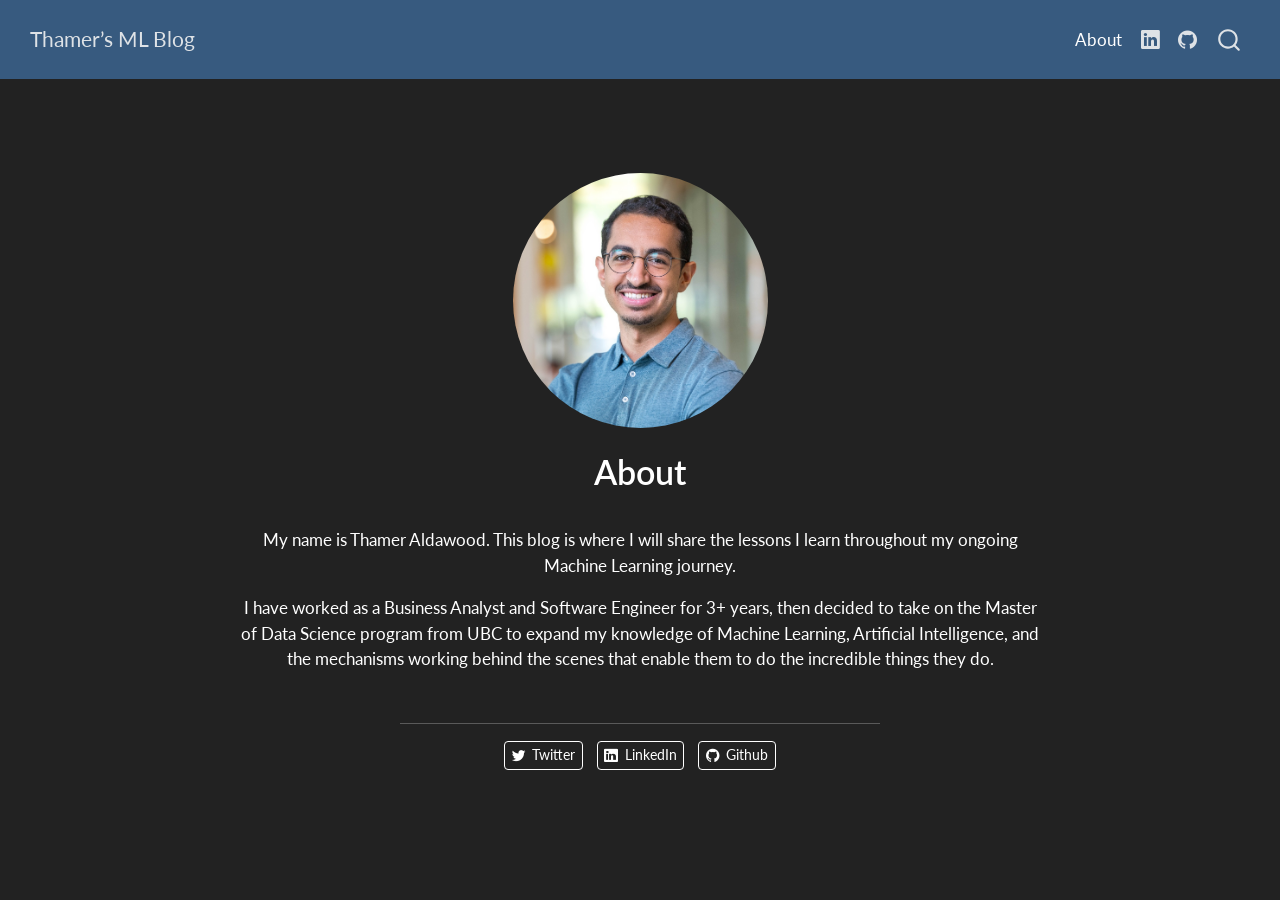
<file: docs/about.html>
<!DOCTYPE html>
<html xmlns="http://www.w3.org/1999/xhtml" lang="en" xml:lang="en"><head>

<meta charset="utf-8">
<meta name="generator" content="quarto-1.5.56">

<meta name="viewport" content="width=device-width, initial-scale=1.0, user-scalable=yes">


<title>About – Thamer’s ML Blog</title>
<style>
code{white-space: pre-wrap;}
span.smallcaps{font-variant: small-caps;}
div.columns{display: flex; gap: min(4vw, 1.5em);}
div.column{flex: auto; overflow-x: auto;}
div.hanging-indent{margin-left: 1.5em; text-indent: -1.5em;}
ul.task-list{list-style: none;}
ul.task-list li input[type="checkbox"] {
  width: 0.8em;
  margin: 0 0.8em 0.2em -1em; /* quarto-specific, see https://github.com/quarto-dev/quarto-cli/issues/4556 */ 
  vertical-align: middle;
}
</style>


<script src="site_libs/quarto-nav/quarto-nav.js"></script>
<script src="site_libs/quarto-nav/headroom.min.js"></script>
<script src="site_libs/clipboard/clipboard.min.js"></script>
<script src="site_libs/quarto-search/autocomplete.umd.js"></script>
<script src="site_libs/quarto-search/fuse.min.js"></script>
<script src="site_libs/quarto-search/quarto-search.js"></script>
<meta name="quarto:offset" content="./">
<script src="site_libs/quarto-html/quarto.js"></script>
<script src="site_libs/quarto-html/popper.min.js"></script>
<script src="site_libs/quarto-html/tippy.umd.min.js"></script>
<link href="site_libs/quarto-html/tippy.css" rel="stylesheet">
<link href="site_libs/quarto-html/quarto-syntax-highlighting-dark.css" rel="stylesheet" id="quarto-text-highlighting-styles">
<script src="site_libs/bootstrap/bootstrap.min.js"></script>
<link href="site_libs/bootstrap/bootstrap-icons.css" rel="stylesheet">
<link href="site_libs/bootstrap/bootstrap.min.css" rel="stylesheet" id="quarto-bootstrap" data-mode="dark">
<script id="quarto-search-options" type="application/json">{
  "location": "navbar",
  "copy-button": false,
  "collapse-after": 3,
  "panel-placement": "end",
  "type": "overlay",
  "limit": 50,
  "keyboard-shortcut": [
    "f",
    "/",
    "s"
  ],
  "show-item-context": false,
  "language": {
    "search-no-results-text": "No results",
    "search-matching-documents-text": "matching documents",
    "search-copy-link-title": "Copy link to search",
    "search-hide-matches-text": "Hide additional matches",
    "search-more-match-text": "more match in this document",
    "search-more-matches-text": "more matches in this document",
    "search-clear-button-title": "Clear",
    "search-text-placeholder": "",
    "search-detached-cancel-button-title": "Cancel",
    "search-submit-button-title": "Submit",
    "search-label": "Search"
  }
}</script>


<link rel="stylesheet" href="styles.css">
</head>

<body class="nav-fixed fullcontent">

<div id="quarto-search-results"></div>
  <header id="quarto-header" class="headroom fixed-top">
    <nav class="navbar navbar-expand-lg " data-bs-theme="dark">
      <div class="navbar-container container-fluid">
      <div class="navbar-brand-container mx-auto">
    <a class="navbar-brand" href="./index.html">
    <span class="navbar-title">Thamer’s ML Blog</span>
    </a>
  </div>
            <div id="quarto-search" class="" title="Search"></div>
          <button class="navbar-toggler" type="button" data-bs-toggle="collapse" data-bs-target="#navbarCollapse" aria-controls="navbarCollapse" role="menu" aria-expanded="false" aria-label="Toggle navigation" onclick="if (window.quartoToggleHeadroom) { window.quartoToggleHeadroom(); }">
  <span class="navbar-toggler-icon"></span>
</button>
          <div class="collapse navbar-collapse" id="navbarCollapse">
            <ul class="navbar-nav navbar-nav-scroll ms-auto">
  <li class="nav-item">
    <a class="nav-link active" href="./about.html" aria-current="page"> 
<span class="menu-text">About</span></a>
  </li>  
  <li class="nav-item compact">
    <a class="nav-link" href="https://www.linkedin.com/in/thamer-aldawood/"> <i class="bi bi-linkedin" role="img">
</i> 
<span class="menu-text"></span></a>
  </li>  
  <li class="nav-item compact">
    <a class="nav-link" href="https://github.com/ThamerD"> <i class="bi bi-github" role="img">
</i> 
<span class="menu-text"></span></a>
  </li>  
</ul>
          </div> <!-- /navcollapse -->
            <div class="quarto-navbar-tools">
</div>
      </div> <!-- /container-fluid -->
    </nav>
</header>
<!-- content -->
<div id="quarto-content" class="quarto-container page-columns page-rows-contents page-layout-article page-navbar">
<!-- sidebar -->
<!-- margin-sidebar -->
    
<!-- main -->
<div class="quarto-about-jolla">
  <img src="profile.jpg" class="about-image
  round " style="height: 15em; width: 15em;">
 <header id="title-block-header" class="quarto-title-block default">
<div class="quarto-title">
<h1 class="title">About</h1>
</div>
<div class="quarto-title-meta">
  </div>
</header><main class="content" id="quarto-document-content">
<p>My name is Thamer Aldawood. This blog is where I will share the lessons I learn throughout my ongoing Machine Learning journey.</p>
<p>I have worked as a Business Analyst and Software Engineer for 3+ years, then decided to take on the Master of Data Science program from UBC to expand my knowledge of Machine Learning, Artificial Intelligence, and the mechanisms working behind the scenes that enable them to do the incredible things they do.</p>


</main> 
  <hr class="about-sep">
   <div class="about-links">
  <a href="https://x.com/Thamer_MSD" class="about-link" rel="" target="">
    <i class="bi bi-twitter"></i>
     <span class="about-link-text">Twitter</span>
  </a>
  <a href="https://www.linkedin.com/in/thamer-aldawood/" class="about-link" rel="" target="">
    <i class="bi bi-linkedin"></i>
     <span class="about-link-text">LinkedIn</span>
  </a>
  <a href="https://github.com/ThamerD" class="about-link" rel="" target="">
    <i class="bi bi-github"></i>
     <span class="about-link-text">Github</span>
  </a>
</div>
</div>
 <!-- /main -->
<script id="quarto-html-after-body" type="application/javascript">
window.document.addEventListener("DOMContentLoaded", function (event) {
  const toggleBodyColorMode = (bsSheetEl) => {
    const mode = bsSheetEl.getAttribute("data-mode");
    const bodyEl = window.document.querySelector("body");
    if (mode === "dark") {
      bodyEl.classList.add("quarto-dark");
      bodyEl.classList.remove("quarto-light");
    } else {
      bodyEl.classList.add("quarto-light");
      bodyEl.classList.remove("quarto-dark");
    }
  }
  const toggleBodyColorPrimary = () => {
    const bsSheetEl = window.document.querySelector("link#quarto-bootstrap");
    if (bsSheetEl) {
      toggleBodyColorMode(bsSheetEl);
    }
  }
  toggleBodyColorPrimary();  
  const isCodeAnnotation = (el) => {
    for (const clz of el.classList) {
      if (clz.startsWith('code-annotation-')) {                     
        return true;
      }
    }
    return false;
  }
  const onCopySuccess = function(e) {
    // button target
    const button = e.trigger;
    // don't keep focus
    button.blur();
    // flash "checked"
    button.classList.add('code-copy-button-checked');
    var currentTitle = button.getAttribute("title");
    button.setAttribute("title", "Copied!");
    let tooltip;
    if (window.bootstrap) {
      button.setAttribute("data-bs-toggle", "tooltip");
      button.setAttribute("data-bs-placement", "left");
      button.setAttribute("data-bs-title", "Copied!");
      tooltip = new bootstrap.Tooltip(button, 
        { trigger: "manual", 
          customClass: "code-copy-button-tooltip",
          offset: [0, -8]});
      tooltip.show();    
    }
    setTimeout(function() {
      if (tooltip) {
        tooltip.hide();
        button.removeAttribute("data-bs-title");
        button.removeAttribute("data-bs-toggle");
        button.removeAttribute("data-bs-placement");
      }
      button.setAttribute("title", currentTitle);
      button.classList.remove('code-copy-button-checked');
    }, 1000);
    // clear code selection
    e.clearSelection();
  }
  const getTextToCopy = function(trigger) {
      const codeEl = trigger.previousElementSibling.cloneNode(true);
      for (const childEl of codeEl.children) {
        if (isCodeAnnotation(childEl)) {
          childEl.remove();
        }
      }
      return codeEl.innerText;
  }
  const clipboard = new window.ClipboardJS('.code-copy-button:not([data-in-quarto-modal])', {
    text: getTextToCopy
  });
  clipboard.on('success', onCopySuccess);
  if (window.document.getElementById('quarto-embedded-source-code-modal')) {
    // For code content inside modals, clipBoardJS needs to be initialized with a container option
    // TODO: Check when it could be a function (https://github.com/zenorocha/clipboard.js/issues/860)
    const clipboardModal = new window.ClipboardJS('.code-copy-button[data-in-quarto-modal]', {
      text: getTextToCopy,
      container: window.document.getElementById('quarto-embedded-source-code-modal')
    });
    clipboardModal.on('success', onCopySuccess);
  }
    var localhostRegex = new RegExp(/^(?:http|https):\/\/localhost\:?[0-9]*\//);
    var mailtoRegex = new RegExp(/^mailto:/);
      var filterRegex = new RegExp('/' + window.location.host + '/');
    var isInternal = (href) => {
        return filterRegex.test(href) || localhostRegex.test(href) || mailtoRegex.test(href);
    }
    // Inspect non-navigation links and adorn them if external
 	var links = window.document.querySelectorAll('a[href]:not(.nav-link):not(.navbar-brand):not(.toc-action):not(.sidebar-link):not(.sidebar-item-toggle):not(.pagination-link):not(.no-external):not([aria-hidden]):not(.dropdown-item):not(.quarto-navigation-tool):not(.about-link)');
    for (var i=0; i<links.length; i++) {
      const link = links[i];
      if (!isInternal(link.href)) {
        // undo the damage that might have been done by quarto-nav.js in the case of
        // links that we want to consider external
        if (link.dataset.originalHref !== undefined) {
          link.href = link.dataset.originalHref;
        }
      }
    }
  function tippyHover(el, contentFn, onTriggerFn, onUntriggerFn) {
    const config = {
      allowHTML: true,
      maxWidth: 500,
      delay: 100,
      arrow: false,
      appendTo: function(el) {
          return el.parentElement;
      },
      interactive: true,
      interactiveBorder: 10,
      theme: 'quarto',
      placement: 'bottom-start',
    };
    if (contentFn) {
      config.content = contentFn;
    }
    if (onTriggerFn) {
      config.onTrigger = onTriggerFn;
    }
    if (onUntriggerFn) {
      config.onUntrigger = onUntriggerFn;
    }
    window.tippy(el, config); 
  }
  const noterefs = window.document.querySelectorAll('a[role="doc-noteref"]');
  for (var i=0; i<noterefs.length; i++) {
    const ref = noterefs[i];
    tippyHover(ref, function() {
      // use id or data attribute instead here
      let href = ref.getAttribute('data-footnote-href') || ref.getAttribute('href');
      try { href = new URL(href).hash; } catch {}
      const id = href.replace(/^#\/?/, "");
      const note = window.document.getElementById(id);
      if (note) {
        return note.innerHTML;
      } else {
        return "";
      }
    });
  }
  const xrefs = window.document.querySelectorAll('a.quarto-xref');
  const processXRef = (id, note) => {
    // Strip column container classes
    const stripColumnClz = (el) => {
      el.classList.remove("page-full", "page-columns");
      if (el.children) {
        for (const child of el.children) {
          stripColumnClz(child);
        }
      }
    }
    stripColumnClz(note)
    if (id === null || id.startsWith('sec-')) {
      // Special case sections, only their first couple elements
      const container = document.createElement("div");
      if (note.children && note.children.length > 2) {
        container.appendChild(note.children[0].cloneNode(true));
        for (let i = 1; i < note.children.length; i++) {
          const child = note.children[i];
          if (child.tagName === "P" && child.innerText === "") {
            continue;
          } else {
            container.appendChild(child.cloneNode(true));
            break;
          }
        }
        if (window.Quarto?.typesetMath) {
          window.Quarto.typesetMath(container);
        }
        return container.innerHTML
      } else {
        if (window.Quarto?.typesetMath) {
          window.Quarto.typesetMath(note);
        }
        return note.innerHTML;
      }
    } else {
      // Remove any anchor links if they are present
      const anchorLink = note.querySelector('a.anchorjs-link');
      if (anchorLink) {
        anchorLink.remove();
      }
      if (window.Quarto?.typesetMath) {
        window.Quarto.typesetMath(note);
      }
      // TODO in 1.5, we should make sure this works without a callout special case
      if (note.classList.contains("callout")) {
        return note.outerHTML;
      } else {
        return note.innerHTML;
      }
    }
  }
  for (var i=0; i<xrefs.length; i++) {
    const xref = xrefs[i];
    tippyHover(xref, undefined, function(instance) {
      instance.disable();
      let url = xref.getAttribute('href');
      let hash = undefined; 
      if (url.startsWith('#')) {
        hash = url;
      } else {
        try { hash = new URL(url).hash; } catch {}
      }
      if (hash) {
        const id = hash.replace(/^#\/?/, "");
        const note = window.document.getElementById(id);
        if (note !== null) {
          try {
            const html = processXRef(id, note.cloneNode(true));
            instance.setContent(html);
          } finally {
            instance.enable();
            instance.show();
          }
        } else {
          // See if we can fetch this
          fetch(url.split('#')[0])
          .then(res => res.text())
          .then(html => {
            const parser = new DOMParser();
            const htmlDoc = parser.parseFromString(html, "text/html");
            const note = htmlDoc.getElementById(id);
            if (note !== null) {
              const html = processXRef(id, note);
              instance.setContent(html);
            } 
          }).finally(() => {
            instance.enable();
            instance.show();
          });
        }
      } else {
        // See if we can fetch a full url (with no hash to target)
        // This is a special case and we should probably do some content thinning / targeting
        fetch(url)
        .then(res => res.text())
        .then(html => {
          const parser = new DOMParser();
          const htmlDoc = parser.parseFromString(html, "text/html");
          const note = htmlDoc.querySelector('main.content');
          if (note !== null) {
            // This should only happen for chapter cross references
            // (since there is no id in the URL)
            // remove the first header
            if (note.children.length > 0 && note.children[0].tagName === "HEADER") {
              note.children[0].remove();
            }
            const html = processXRef(null, note);
            instance.setContent(html);
          } 
        }).finally(() => {
          instance.enable();
          instance.show();
        });
      }
    }, function(instance) {
    });
  }
      let selectedAnnoteEl;
      const selectorForAnnotation = ( cell, annotation) => {
        let cellAttr = 'data-code-cell="' + cell + '"';
        let lineAttr = 'data-code-annotation="' +  annotation + '"';
        const selector = 'span[' + cellAttr + '][' + lineAttr + ']';
        return selector;
      }
      const selectCodeLines = (annoteEl) => {
        const doc = window.document;
        const targetCell = annoteEl.getAttribute("data-target-cell");
        const targetAnnotation = annoteEl.getAttribute("data-target-annotation");
        const annoteSpan = window.document.querySelector(selectorForAnnotation(targetCell, targetAnnotation));
        const lines = annoteSpan.getAttribute("data-code-lines").split(",");
        const lineIds = lines.map((line) => {
          return targetCell + "-" + line;
        })
        let top = null;
        let height = null;
        let parent = null;
        if (lineIds.length > 0) {
            //compute the position of the single el (top and bottom and make a div)
            const el = window.document.getElementById(lineIds[0]);
            top = el.offsetTop;
            height = el.offsetHeight;
            parent = el.parentElement.parentElement;
          if (lineIds.length > 1) {
            const lastEl = window.document.getElementById(lineIds[lineIds.length - 1]);
            const bottom = lastEl.offsetTop + lastEl.offsetHeight;
            height = bottom - top;
          }
          if (top !== null && height !== null && parent !== null) {
            // cook up a div (if necessary) and position it 
            let div = window.document.getElementById("code-annotation-line-highlight");
            if (div === null) {
              div = window.document.createElement("div");
              div.setAttribute("id", "code-annotation-line-highlight");
              div.style.position = 'absolute';
              parent.appendChild(div);
            }
            div.style.top = top - 2 + "px";
            div.style.height = height + 4 + "px";
            div.style.left = 0;
            let gutterDiv = window.document.getElementById("code-annotation-line-highlight-gutter");
            if (gutterDiv === null) {
              gutterDiv = window.document.createElement("div");
              gutterDiv.setAttribute("id", "code-annotation-line-highlight-gutter");
              gutterDiv.style.position = 'absolute';
              const codeCell = window.document.getElementById(targetCell);
              const gutter = codeCell.querySelector('.code-annotation-gutter');
              gutter.appendChild(gutterDiv);
            }
            gutterDiv.style.top = top - 2 + "px";
            gutterDiv.style.height = height + 4 + "px";
          }
          selectedAnnoteEl = annoteEl;
        }
      };
      const unselectCodeLines = () => {
        const elementsIds = ["code-annotation-line-highlight", "code-annotation-line-highlight-gutter"];
        elementsIds.forEach((elId) => {
          const div = window.document.getElementById(elId);
          if (div) {
            div.remove();
          }
        });
        selectedAnnoteEl = undefined;
      };
        // Handle positioning of the toggle
    window.addEventListener(
      "resize",
      throttle(() => {
        elRect = undefined;
        if (selectedAnnoteEl) {
          selectCodeLines(selectedAnnoteEl);
        }
      }, 10)
    );
    function throttle(fn, ms) {
    let throttle = false;
    let timer;
      return (...args) => {
        if(!throttle) { // first call gets through
            fn.apply(this, args);
            throttle = true;
        } else { // all the others get throttled
            if(timer) clearTimeout(timer); // cancel #2
            timer = setTimeout(() => {
              fn.apply(this, args);
              timer = throttle = false;
            }, ms);
        }
      };
    }
      // Attach click handler to the DT
      const annoteDls = window.document.querySelectorAll('dt[data-target-cell]');
      for (const annoteDlNode of annoteDls) {
        annoteDlNode.addEventListener('click', (event) => {
          const clickedEl = event.target;
          if (clickedEl !== selectedAnnoteEl) {
            unselectCodeLines();
            const activeEl = window.document.querySelector('dt[data-target-cell].code-annotation-active');
            if (activeEl) {
              activeEl.classList.remove('code-annotation-active');
            }
            selectCodeLines(clickedEl);
            clickedEl.classList.add('code-annotation-active');
          } else {
            // Unselect the line
            unselectCodeLines();
            clickedEl.classList.remove('code-annotation-active');
          }
        });
      }
  const findCites = (el) => {
    const parentEl = el.parentElement;
    if (parentEl) {
      const cites = parentEl.dataset.cites;
      if (cites) {
        return {
          el,
          cites: cites.split(' ')
        };
      } else {
        return findCites(el.parentElement)
      }
    } else {
      return undefined;
    }
  };
  var bibliorefs = window.document.querySelectorAll('a[role="doc-biblioref"]');
  for (var i=0; i<bibliorefs.length; i++) {
    const ref = bibliorefs[i];
    const citeInfo = findCites(ref);
    if (citeInfo) {
      tippyHover(citeInfo.el, function() {
        var popup = window.document.createElement('div');
        citeInfo.cites.forEach(function(cite) {
          var citeDiv = window.document.createElement('div');
          citeDiv.classList.add('hanging-indent');
          citeDiv.classList.add('csl-entry');
          var biblioDiv = window.document.getElementById('ref-' + cite);
          if (biblioDiv) {
            citeDiv.innerHTML = biblioDiv.innerHTML;
          }
          popup.appendChild(citeDiv);
        });
        return popup.innerHTML;
      });
    }
  }
});
</script>
</div> <!-- /content -->




</body></html>
</file>
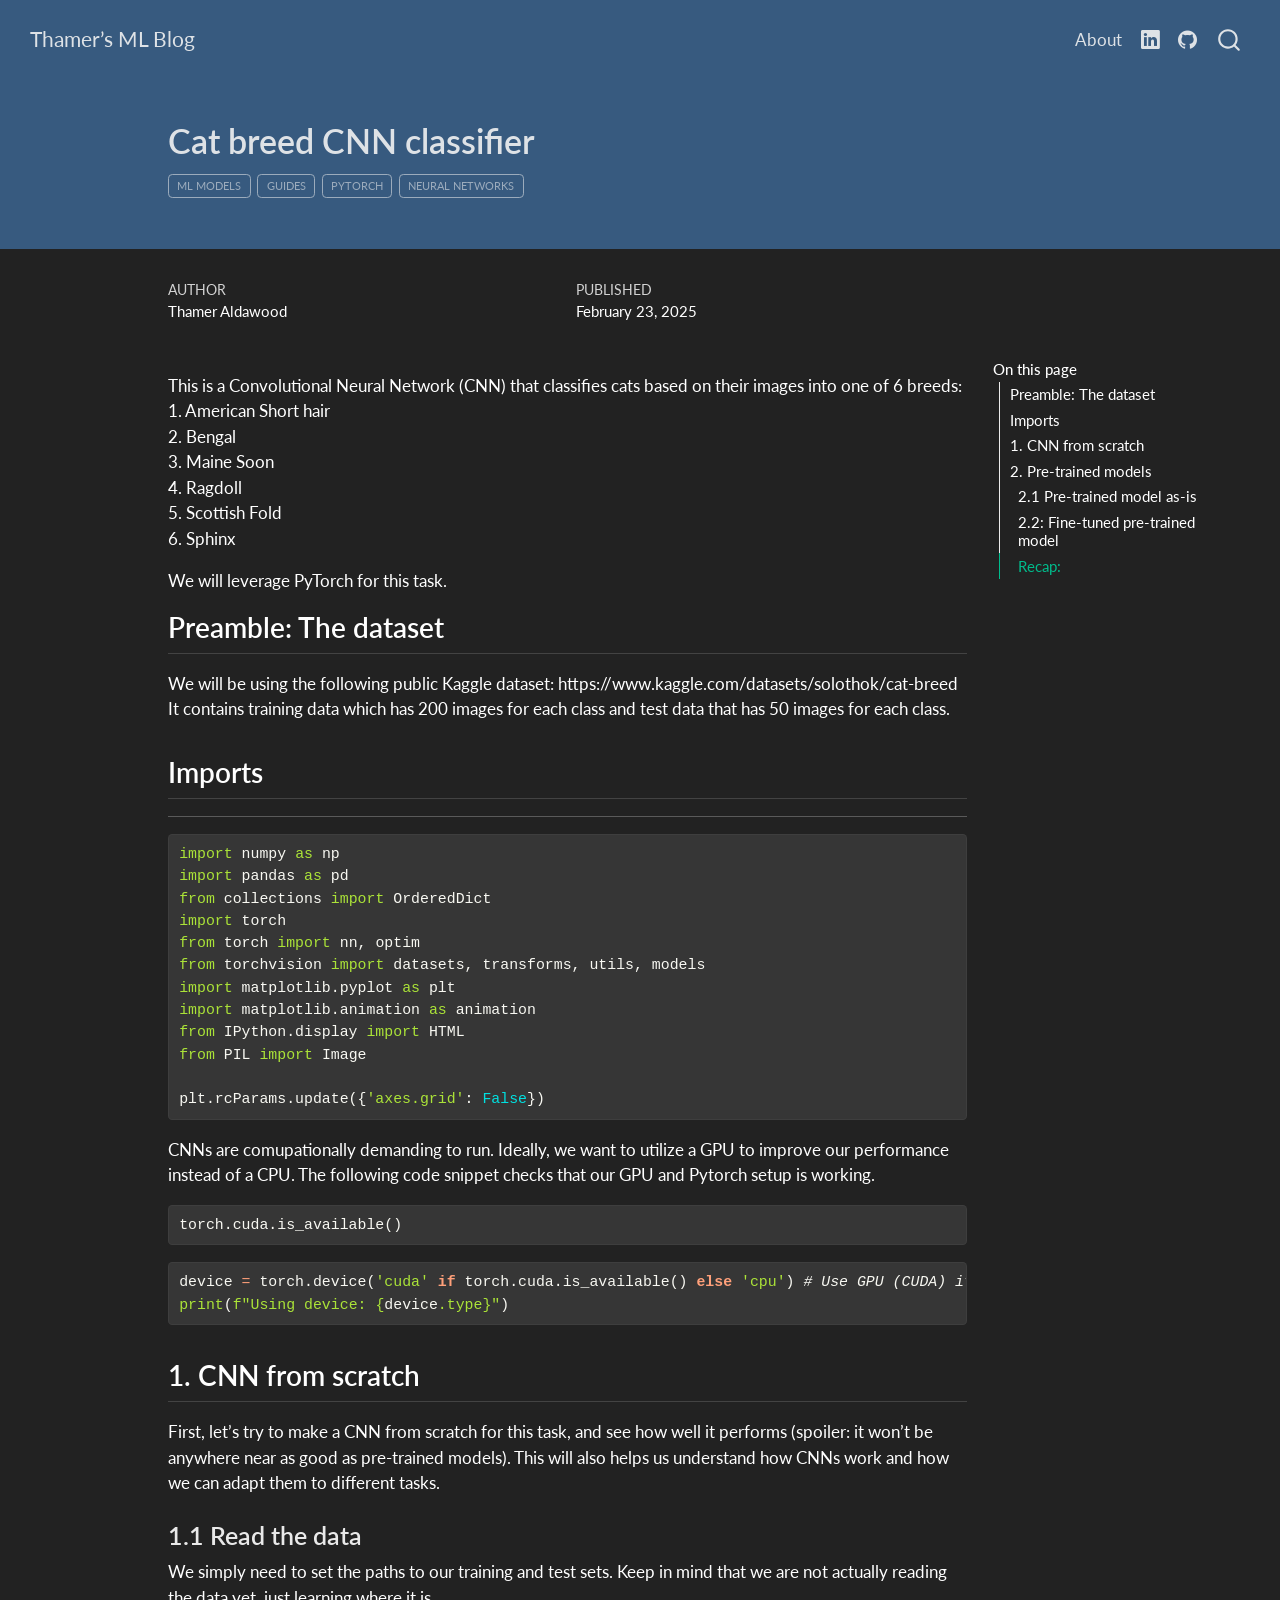
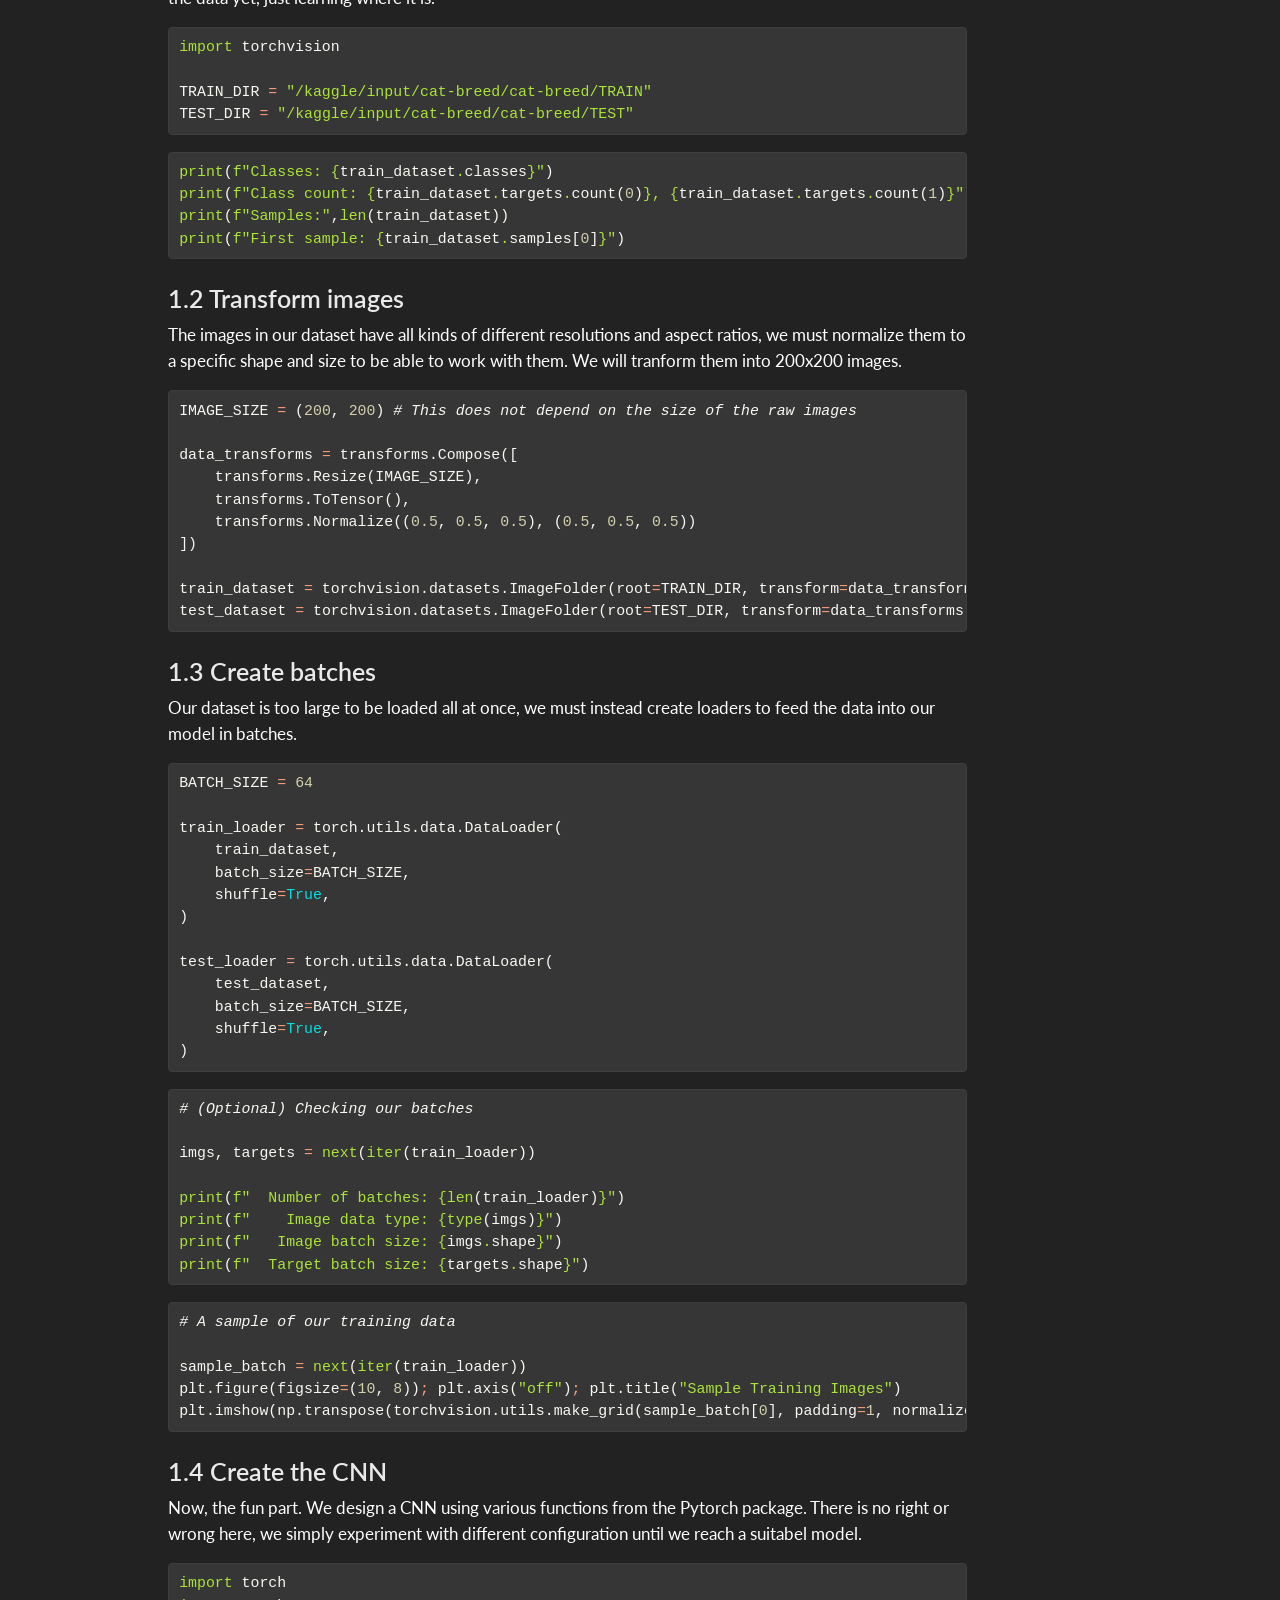
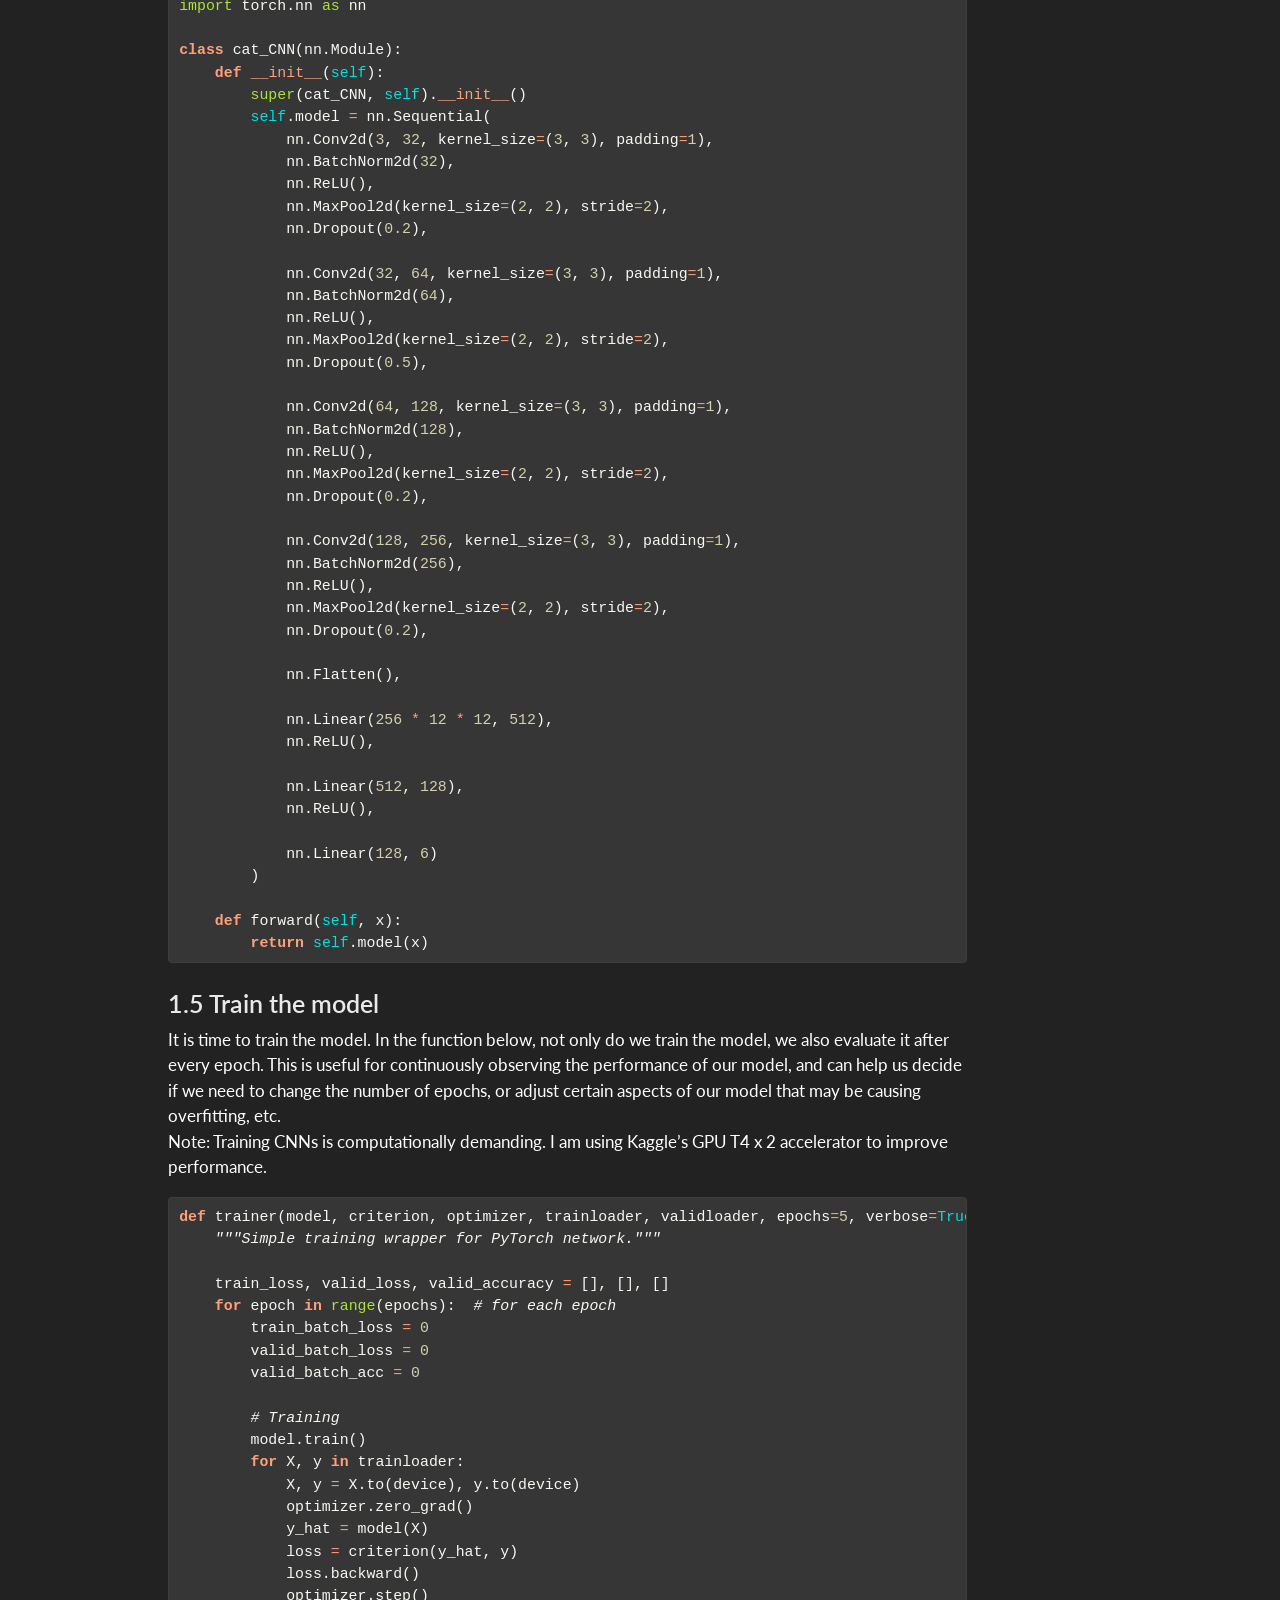
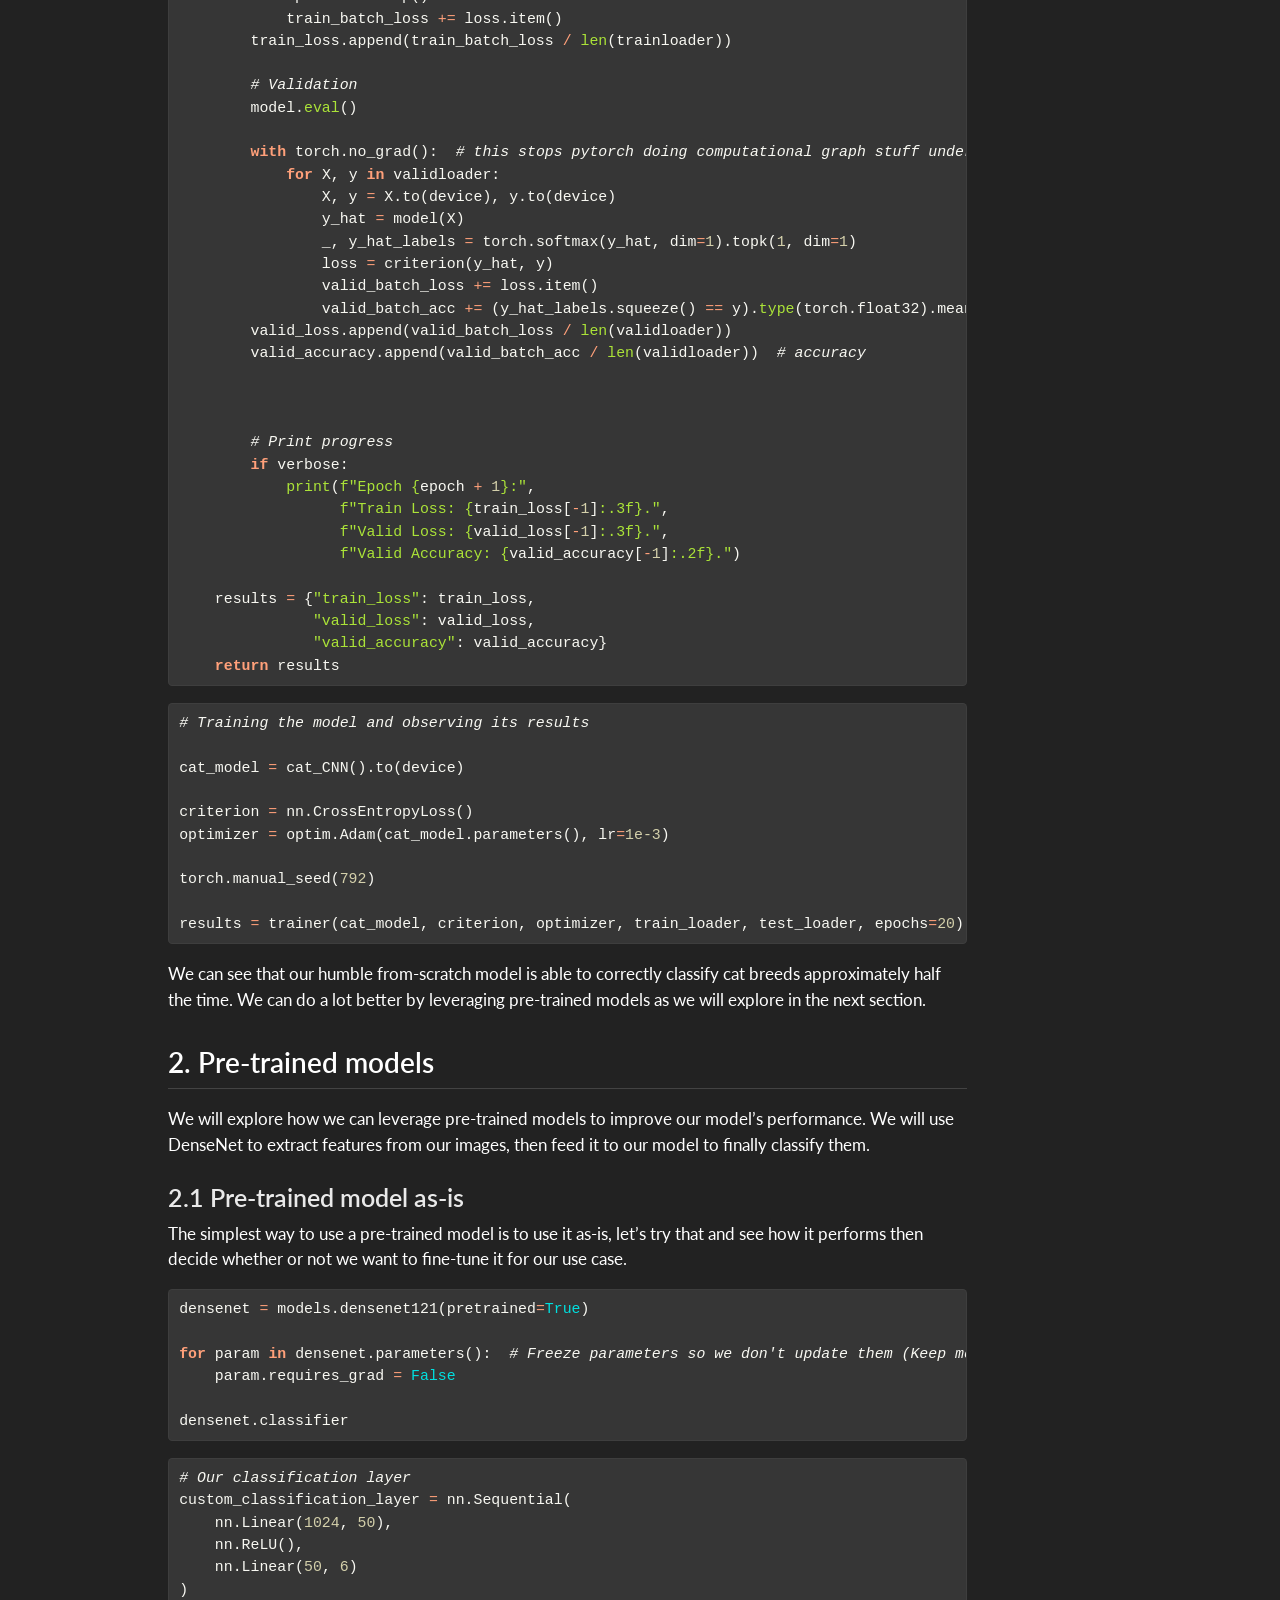
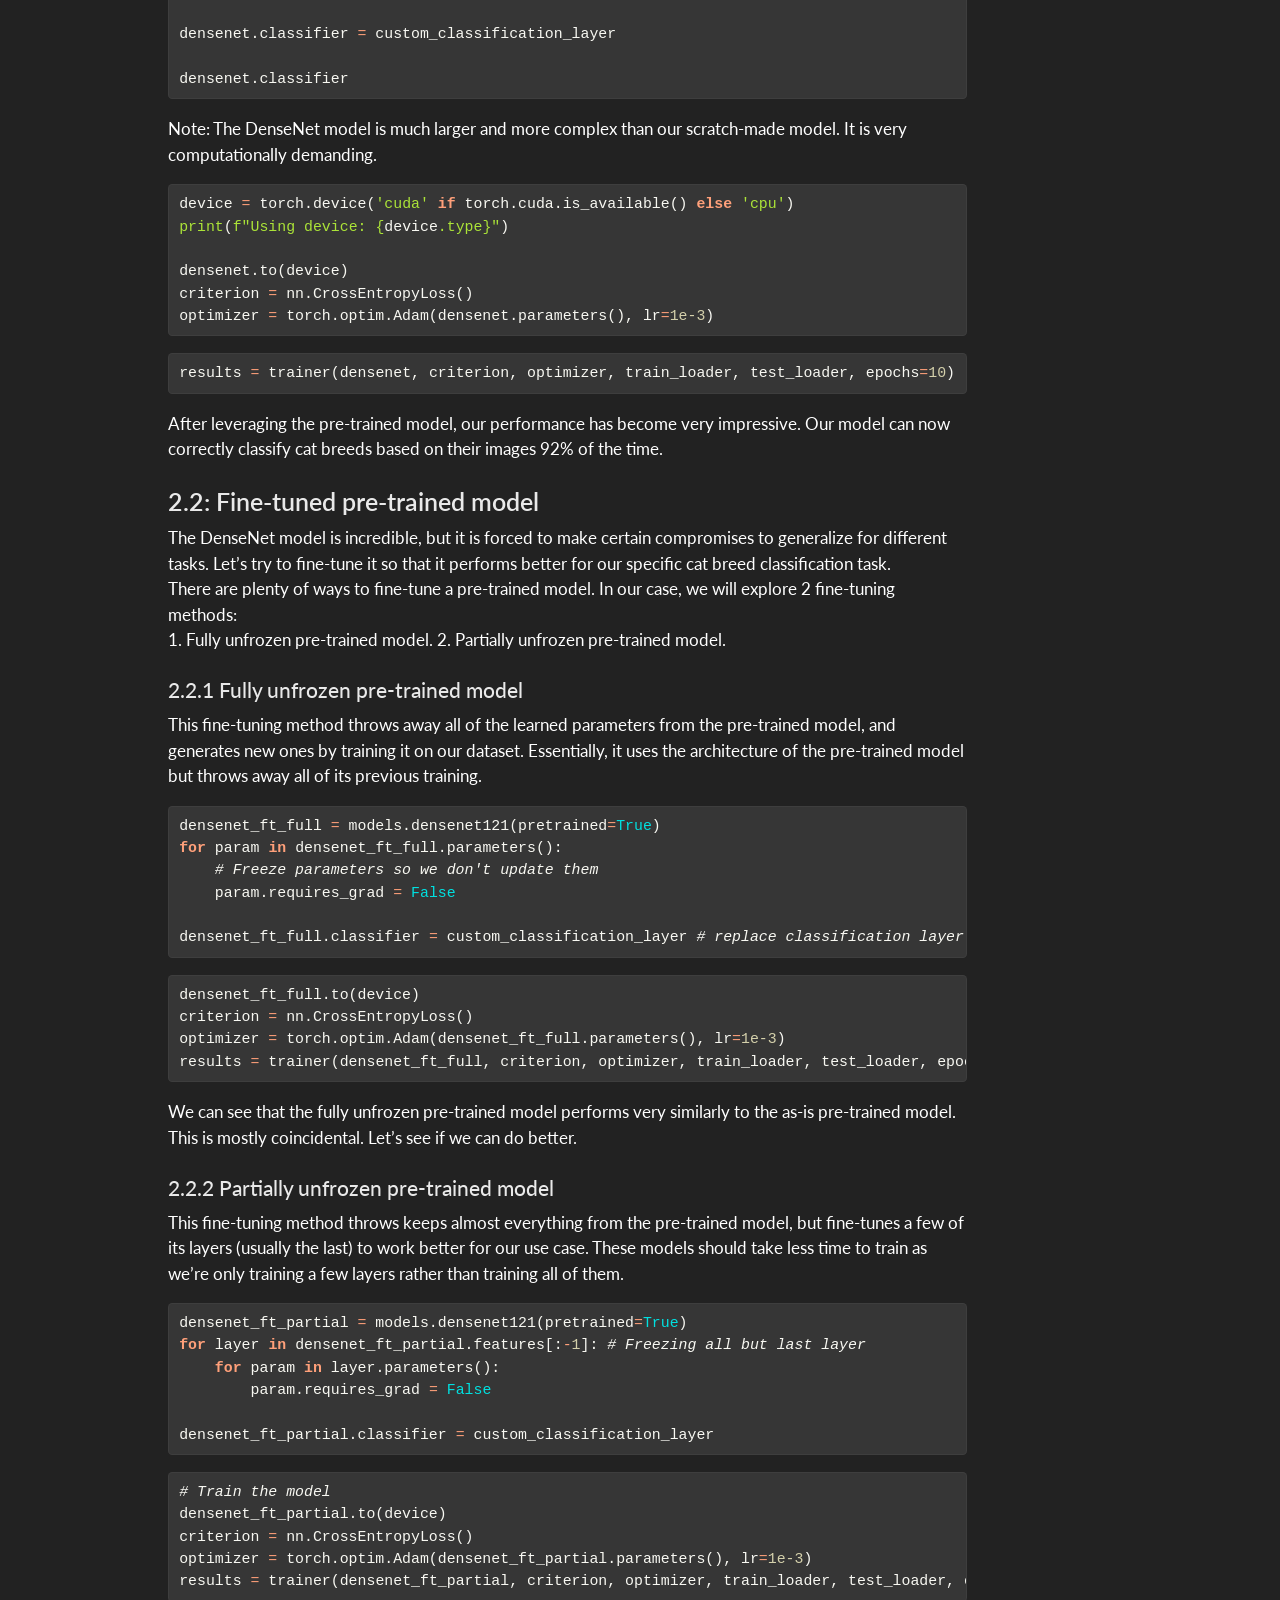
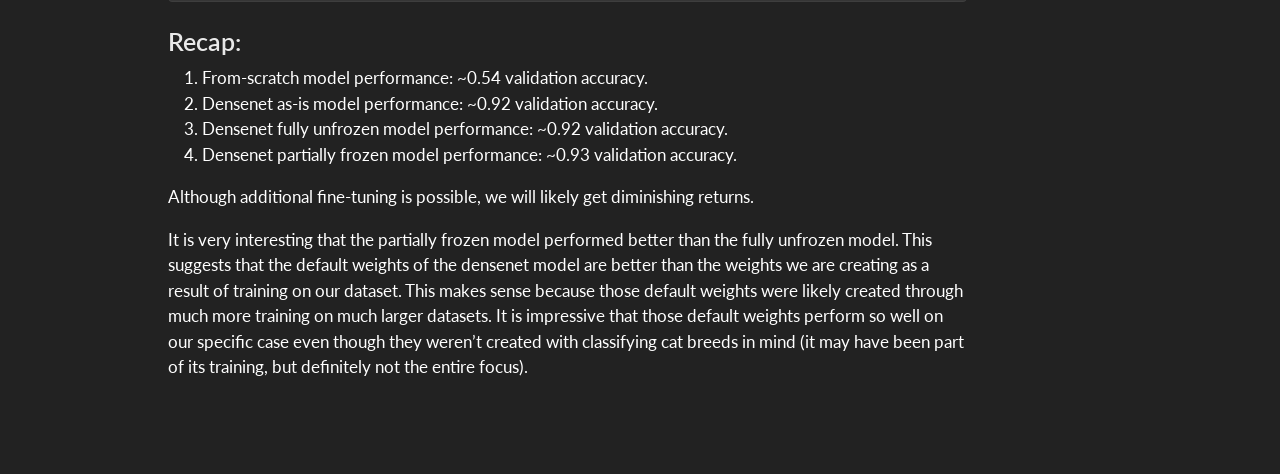
<file: docs/posts/cat_breed_cnn_classifier/cat_breed_cnn_classifier.html>
<!DOCTYPE html>
<html xmlns="http://www.w3.org/1999/xhtml" lang="en" xml:lang="en"><head>

<meta charset="utf-8">
<meta name="generator" content="quarto-1.5.56">

<meta name="viewport" content="width=device-width, initial-scale=1.0, user-scalable=yes">

<meta name="author" content="Thamer Aldawood">
<meta name="dcterms.date" content="2025-02-23">

<title>Cat breed CNN classifier – Thamer’s ML Blog</title>
<style>
code{white-space: pre-wrap;}
span.smallcaps{font-variant: small-caps;}
div.columns{display: flex; gap: min(4vw, 1.5em);}
div.column{flex: auto; overflow-x: auto;}
div.hanging-indent{margin-left: 1.5em; text-indent: -1.5em;}
ul.task-list{list-style: none;}
ul.task-list li input[type="checkbox"] {
  width: 0.8em;
  margin: 0 0.8em 0.2em -1em; /* quarto-specific, see https://github.com/quarto-dev/quarto-cli/issues/4556 */ 
  vertical-align: middle;
}
/* CSS for syntax highlighting */
pre > code.sourceCode { white-space: pre; position: relative; }
pre > code.sourceCode > span { line-height: 1.25; }
pre > code.sourceCode > span:empty { height: 1.2em; }
.sourceCode { overflow: visible; }
code.sourceCode > span { color: inherit; text-decoration: inherit; }
div.sourceCode { margin: 1em 0; }
pre.sourceCode { margin: 0; }
@media screen {
div.sourceCode { overflow: auto; }
}
@media print {
pre > code.sourceCode { white-space: pre-wrap; }
pre > code.sourceCode > span { display: inline-block; text-indent: -5em; padding-left: 5em; }
}
pre.numberSource code
  { counter-reset: source-line 0; }
pre.numberSource code > span
  { position: relative; left: -4em; counter-increment: source-line; }
pre.numberSource code > span > a:first-child::before
  { content: counter(source-line);
    position: relative; left: -1em; text-align: right; vertical-align: baseline;
    border: none; display: inline-block;
    -webkit-touch-callout: none; -webkit-user-select: none;
    -khtml-user-select: none; -moz-user-select: none;
    -ms-user-select: none; user-select: none;
    padding: 0 4px; width: 4em;
  }
pre.numberSource { margin-left: 3em;  padding-left: 4px; }
div.sourceCode
  {   }
@media screen {
pre > code.sourceCode > span > a:first-child::before { text-decoration: underline; }
}
</style>


<script src="../../site_libs/quarto-nav/quarto-nav.js"></script>
<script src="../../site_libs/quarto-nav/headroom.min.js"></script>
<script src="../../site_libs/clipboard/clipboard.min.js"></script>
<script src="../../site_libs/quarto-search/autocomplete.umd.js"></script>
<script src="../../site_libs/quarto-search/fuse.min.js"></script>
<script src="../../site_libs/quarto-search/quarto-search.js"></script>
<meta name="quarto:offset" content="../../">
<script src="../../site_libs/quarto-html/quarto.js"></script>
<script src="../../site_libs/quarto-html/popper.min.js"></script>
<script src="../../site_libs/quarto-html/tippy.umd.min.js"></script>
<script src="../../site_libs/quarto-html/anchor.min.js"></script>
<link href="../../site_libs/quarto-html/tippy.css" rel="stylesheet">
<link href="../../site_libs/quarto-html/quarto-syntax-highlighting-dark.css" rel="stylesheet" id="quarto-text-highlighting-styles">
<script src="../../site_libs/bootstrap/bootstrap.min.js"></script>
<link href="../../site_libs/bootstrap/bootstrap-icons.css" rel="stylesheet">
<link href="../../site_libs/bootstrap/bootstrap.min.css" rel="stylesheet" id="quarto-bootstrap" data-mode="dark">
<script id="quarto-search-options" type="application/json">{
  "location": "navbar",
  "copy-button": false,
  "collapse-after": 3,
  "panel-placement": "end",
  "type": "overlay",
  "limit": 50,
  "keyboard-shortcut": [
    "f",
    "/",
    "s"
  ],
  "show-item-context": false,
  "language": {
    "search-no-results-text": "No results",
    "search-matching-documents-text": "matching documents",
    "search-copy-link-title": "Copy link to search",
    "search-hide-matches-text": "Hide additional matches",
    "search-more-match-text": "more match in this document",
    "search-more-matches-text": "more matches in this document",
    "search-clear-button-title": "Clear",
    "search-text-placeholder": "",
    "search-detached-cancel-button-title": "Cancel",
    "search-submit-button-title": "Submit",
    "search-label": "Search"
  }
}</script>


<link rel="stylesheet" href="../../styles.css">
</head>

<body class="nav-fixed">

<div id="quarto-search-results"></div>
  <header id="quarto-header" class="headroom fixed-top quarto-banner">
    <nav class="navbar navbar-expand-lg " data-bs-theme="dark">
      <div class="navbar-container container-fluid">
      <div class="navbar-brand-container mx-auto">
    <a class="navbar-brand" href="../../index.html">
    <span class="navbar-title">Thamer’s ML Blog</span>
    </a>
  </div>
            <div id="quarto-search" class="" title="Search"></div>
          <button class="navbar-toggler" type="button" data-bs-toggle="collapse" data-bs-target="#navbarCollapse" aria-controls="navbarCollapse" role="menu" aria-expanded="false" aria-label="Toggle navigation" onclick="if (window.quartoToggleHeadroom) { window.quartoToggleHeadroom(); }">
  <span class="navbar-toggler-icon"></span>
</button>
          <div class="collapse navbar-collapse" id="navbarCollapse">
            <ul class="navbar-nav navbar-nav-scroll ms-auto">
  <li class="nav-item">
    <a class="nav-link" href="../../about.html"> 
<span class="menu-text">About</span></a>
  </li>  
  <li class="nav-item compact">
    <a class="nav-link" href="https://www.linkedin.com/in/thamer-aldawood/"> <i class="bi bi-linkedin" role="img">
</i> 
<span class="menu-text"></span></a>
  </li>  
  <li class="nav-item compact">
    <a class="nav-link" href="https://github.com/ThamerD"> <i class="bi bi-github" role="img">
</i> 
<span class="menu-text"></span></a>
  </li>  
</ul>
          </div> <!-- /navcollapse -->
            <div class="quarto-navbar-tools">
</div>
      </div> <!-- /container-fluid -->
    </nav>
</header>
<!-- content -->
<header id="title-block-header" class="quarto-title-block default page-columns page-full">
  <div class="quarto-title-banner page-columns page-full">
    <div class="quarto-title column-body">
      <h1 class="title">Cat breed CNN classifier</h1>
                                <div class="quarto-categories">
                <div class="quarto-category">ML Models</div>
                <div class="quarto-category">Guides</div>
                <div class="quarto-category">PyTorch</div>
                <div class="quarto-category">Neural Networks</div>
              </div>
                  </div>
  </div>
    
  
  <div class="quarto-title-meta">

      <div>
      <div class="quarto-title-meta-heading">Author</div>
      <div class="quarto-title-meta-contents">
               <p>Thamer Aldawood </p>
            </div>
    </div>
      
      <div>
      <div class="quarto-title-meta-heading">Published</div>
      <div class="quarto-title-meta-contents">
        <p class="date">February 23, 2025</p>
      </div>
    </div>
    
      
    </div>
    
  
  </header><div id="quarto-content" class="quarto-container page-columns page-rows-contents page-layout-article page-navbar">
<!-- sidebar -->
<!-- margin-sidebar -->
    <div id="quarto-margin-sidebar" class="sidebar margin-sidebar">
        <nav id="TOC" role="doc-toc" class="toc-active">
    <h2 id="toc-title">On this page</h2>
   
  <ul>
  <li><a href="#preamble-the-dataset" id="toc-preamble-the-dataset" class="nav-link active" data-scroll-target="#preamble-the-dataset">Preamble: The dataset</a></li>
  <li><a href="#imports" id="toc-imports" class="nav-link" data-scroll-target="#imports">Imports</a></li>
  <li><a href="#cnn-from-scratch" id="toc-cnn-from-scratch" class="nav-link" data-scroll-target="#cnn-from-scratch">1. CNN from scratch</a>
  <ul>
  <li><a href="#read-the-data" id="toc-read-the-data" class="nav-link" data-scroll-target="#read-the-data">1.1 Read the data</a></li>
  <li><a href="#transform-images" id="toc-transform-images" class="nav-link" data-scroll-target="#transform-images">1.2 Transform images</a></li>
  <li><a href="#create-batches" id="toc-create-batches" class="nav-link" data-scroll-target="#create-batches">1.3 Create batches</a></li>
  <li><a href="#create-the-cnn" id="toc-create-the-cnn" class="nav-link" data-scroll-target="#create-the-cnn">1.4 Create the CNN</a></li>
  <li><a href="#train-the-model" id="toc-train-the-model" class="nav-link" data-scroll-target="#train-the-model">1.5 Train the model</a></li>
  </ul></li>
  <li><a href="#pre-trained-models" id="toc-pre-trained-models" class="nav-link" data-scroll-target="#pre-trained-models">2. Pre-trained models</a>
  <ul>
  <li><a href="#pre-trained-model-as-is" id="toc-pre-trained-model-as-is" class="nav-link" data-scroll-target="#pre-trained-model-as-is">2.1 Pre-trained model as-is</a></li>
  <li><a href="#fine-tuned-pre-trained-model" id="toc-fine-tuned-pre-trained-model" class="nav-link" data-scroll-target="#fine-tuned-pre-trained-model">2.2: Fine-tuned pre-trained model</a>
  <ul class="collapse">
  <li><a href="#fully-unfrozen-pre-trained-model" id="toc-fully-unfrozen-pre-trained-model" class="nav-link" data-scroll-target="#fully-unfrozen-pre-trained-model">2.2.1 Fully unfrozen pre-trained model</a></li>
  <li><a href="#partially-unfrozen-pre-trained-model" id="toc-partially-unfrozen-pre-trained-model" class="nav-link" data-scroll-target="#partially-unfrozen-pre-trained-model">2.2.2 Partially unfrozen pre-trained model</a></li>
  </ul></li>
  <li><a href="#recap" id="toc-recap" class="nav-link" data-scroll-target="#recap">Recap:</a></li>
  </ul></li>
  </ul>
</nav>
    </div>
<!-- main -->
<main class="content quarto-banner-title-block" id="quarto-document-content">





<p>This is a Convolutional Neural Network (CNN) that classifies cats based on their images into one of 6 breeds: 1. American Short hair<br>
2. Bengal<br>
3. Maine Soon<br>
4. Ragdoll<br>
5. Scottish Fold<br>
6. Sphinx</p>
<p>We will leverage PyTorch for this task.</p>
<section id="preamble-the-dataset" class="level2">
<h2 class="anchored" data-anchor-id="preamble-the-dataset">Preamble: The dataset</h2>
<p>We will be using the following public Kaggle dataset: https://www.kaggle.com/datasets/solothok/cat-breed It contains training data which has 200 images for each class and test data that has 50 images for each class.</p>
</section>
<section id="imports" class="level2">
<h2 class="anchored" data-anchor-id="imports">Imports</h2>
<hr>
<div id="9c9b59da" class="cell" data-execution="{&quot;iopub.execute_input&quot;:&quot;2025-02-24T02:59:41.284882Z&quot;,&quot;iopub.status.busy&quot;:&quot;2025-02-24T02:59:41.284574Z&quot;,&quot;iopub.status.idle&quot;:&quot;2025-02-24T02:59:41.289736Z&quot;,&quot;shell.execute_reply&quot;:&quot;2025-02-24T02:59:41.288670Z&quot;,&quot;shell.execute_reply.started&quot;:&quot;2025-02-24T02:59:41.284855Z&quot;}" data-execution_count="1">
<div class="sourceCode cell-code" id="cb1"><pre class="sourceCode python code-with-copy"><code class="sourceCode python"><span id="cb1-1"><a href="#cb1-1" aria-hidden="true" tabindex="-1"></a><span class="im">import</span> numpy <span class="im">as</span> np</span>
<span id="cb1-2"><a href="#cb1-2" aria-hidden="true" tabindex="-1"></a><span class="im">import</span> pandas <span class="im">as</span> pd</span>
<span id="cb1-3"><a href="#cb1-3" aria-hidden="true" tabindex="-1"></a><span class="im">from</span> collections <span class="im">import</span> OrderedDict</span>
<span id="cb1-4"><a href="#cb1-4" aria-hidden="true" tabindex="-1"></a><span class="im">import</span> torch</span>
<span id="cb1-5"><a href="#cb1-5" aria-hidden="true" tabindex="-1"></a><span class="im">from</span> torch <span class="im">import</span> nn, optim</span>
<span id="cb1-6"><a href="#cb1-6" aria-hidden="true" tabindex="-1"></a><span class="im">from</span> torchvision <span class="im">import</span> datasets, transforms, utils, models</span>
<span id="cb1-7"><a href="#cb1-7" aria-hidden="true" tabindex="-1"></a><span class="im">import</span> matplotlib.pyplot <span class="im">as</span> plt</span>
<span id="cb1-8"><a href="#cb1-8" aria-hidden="true" tabindex="-1"></a><span class="im">import</span> matplotlib.animation <span class="im">as</span> animation</span>
<span id="cb1-9"><a href="#cb1-9" aria-hidden="true" tabindex="-1"></a><span class="im">from</span> IPython.display <span class="im">import</span> HTML</span>
<span id="cb1-10"><a href="#cb1-10" aria-hidden="true" tabindex="-1"></a><span class="im">from</span> PIL <span class="im">import</span> Image</span>
<span id="cb1-11"><a href="#cb1-11" aria-hidden="true" tabindex="-1"></a></span>
<span id="cb1-12"><a href="#cb1-12" aria-hidden="true" tabindex="-1"></a>plt.rcParams.update({<span class="st">'axes.grid'</span>: <span class="va">False</span>})</span></code><button title="Copy to Clipboard" class="code-copy-button"><i class="bi"></i></button></pre></div>
</div>
<p>CNNs are comupationally demanding to run. Ideally, we want to utilize a GPU to improve our performance instead of a CPU. The following code snippet checks that our GPU and Pytorch setup is working.</p>
<div id="50a17dc4" class="cell" data-execution="{&quot;iopub.execute_input&quot;:&quot;2025-02-24T02:59:41.291394Z&quot;,&quot;iopub.status.busy&quot;:&quot;2025-02-24T02:59:41.291084Z&quot;,&quot;iopub.status.idle&quot;:&quot;2025-02-24T02:59:41.302910Z&quot;,&quot;shell.execute_reply&quot;:&quot;2025-02-24T02:59:41.302090Z&quot;,&quot;shell.execute_reply.started&quot;:&quot;2025-02-24T02:59:41.291362Z&quot;}" data-execution_count="2">
<div class="sourceCode cell-code" id="cb2"><pre class="sourceCode python code-with-copy"><code class="sourceCode python"><span id="cb2-1"><a href="#cb2-1" aria-hidden="true" tabindex="-1"></a>torch.cuda.is_available()</span></code><button title="Copy to Clipboard" class="code-copy-button"><i class="bi"></i></button></pre></div>
</div>
<div id="877ca621" class="cell" data-execution="{&quot;iopub.execute_input&quot;:&quot;2025-02-24T02:59:41.304457Z&quot;,&quot;iopub.status.busy&quot;:&quot;2025-02-24T02:59:41.304191Z&quot;,&quot;iopub.status.idle&quot;:&quot;2025-02-24T02:59:41.313565Z&quot;,&quot;shell.execute_reply&quot;:&quot;2025-02-24T02:59:41.312866Z&quot;,&quot;shell.execute_reply.started&quot;:&quot;2025-02-24T02:59:41.304437Z&quot;}" data-execution_count="3">
<div class="sourceCode cell-code" id="cb3"><pre class="sourceCode python code-with-copy"><code class="sourceCode python"><span id="cb3-1"><a href="#cb3-1" aria-hidden="true" tabindex="-1"></a>device <span class="op">=</span> torch.device(<span class="st">'cuda'</span> <span class="cf">if</span> torch.cuda.is_available() <span class="cf">else</span> <span class="st">'cpu'</span>) <span class="co"># Use GPU (CUDA) if available, else use CPU</span></span>
<span id="cb3-2"><a href="#cb3-2" aria-hidden="true" tabindex="-1"></a><span class="bu">print</span>(<span class="ss">f"Using device: </span><span class="sc">{</span>device<span class="sc">.</span><span class="bu">type</span><span class="sc">}</span><span class="ss">"</span>)</span></code><button title="Copy to Clipboard" class="code-copy-button"><i class="bi"></i></button></pre></div>
</div>
</section>
<section id="cnn-from-scratch" class="level2">
<h2 class="anchored" data-anchor-id="cnn-from-scratch">1. CNN from scratch</h2>
<p>First, let’s try to make a CNN from scratch for this task, and see how well it performs (spoiler: it won’t be anywhere near as good as pre-trained models). This will also helps us understand how CNNs work and how we can adapt them to different tasks.</p>
<section id="read-the-data" class="level3">
<h3 class="anchored" data-anchor-id="read-the-data">1.1 Read the data</h3>
<p>We simply need to set the paths to our training and test sets. Keep in mind that we are not actually reading the data yet, just learning where it is.</p>
<div id="1db236ef" class="cell" data-execution="{&quot;iopub.execute_input&quot;:&quot;2025-02-24T02:59:41.314972Z&quot;,&quot;iopub.status.busy&quot;:&quot;2025-02-24T02:59:41.314698Z&quot;,&quot;iopub.status.idle&quot;:&quot;2025-02-24T02:59:41.323877Z&quot;,&quot;shell.execute_reply&quot;:&quot;2025-02-24T02:59:41.323044Z&quot;,&quot;shell.execute_reply.started&quot;:&quot;2025-02-24T02:59:41.314945Z&quot;}" data-tags="[]" data-execution_count="4">
<div class="sourceCode cell-code" id="cb4"><pre class="sourceCode python code-with-copy"><code class="sourceCode python"><span id="cb4-1"><a href="#cb4-1" aria-hidden="true" tabindex="-1"></a><span class="im">import</span> torchvision</span>
<span id="cb4-2"><a href="#cb4-2" aria-hidden="true" tabindex="-1"></a></span>
<span id="cb4-3"><a href="#cb4-3" aria-hidden="true" tabindex="-1"></a>TRAIN_DIR <span class="op">=</span> <span class="st">"/kaggle/input/cat-breed/cat-breed/TRAIN"</span></span>
<span id="cb4-4"><a href="#cb4-4" aria-hidden="true" tabindex="-1"></a>TEST_DIR <span class="op">=</span> <span class="st">"/kaggle/input/cat-breed/cat-breed/TEST"</span></span></code><button title="Copy to Clipboard" class="code-copy-button"><i class="bi"></i></button></pre></div>
</div>
<div id="d13c6293" class="cell" data-execution="{&quot;iopub.execute_input&quot;:&quot;2025-02-24T02:59:41.325381Z&quot;,&quot;iopub.status.busy&quot;:&quot;2025-02-24T02:59:41.325102Z&quot;,&quot;iopub.status.idle&quot;:&quot;2025-02-24T02:59:41.335929Z&quot;,&quot;shell.execute_reply&quot;:&quot;2025-02-24T02:59:41.335148Z&quot;,&quot;shell.execute_reply.started&quot;:&quot;2025-02-24T02:59:41.325361Z&quot;}" data-tags="[]" data-execution_count="5">
<div class="sourceCode cell-code" id="cb5"><pre class="sourceCode python code-with-copy"><code class="sourceCode python"><span id="cb5-1"><a href="#cb5-1" aria-hidden="true" tabindex="-1"></a><span class="bu">print</span>(<span class="ss">f"Classes: </span><span class="sc">{</span>train_dataset<span class="sc">.</span>classes<span class="sc">}</span><span class="ss">"</span>)</span>
<span id="cb5-2"><a href="#cb5-2" aria-hidden="true" tabindex="-1"></a><span class="bu">print</span>(<span class="ss">f"Class count: </span><span class="sc">{</span>train_dataset<span class="sc">.</span>targets<span class="sc">.</span>count(<span class="dv">0</span>)<span class="sc">}</span><span class="ss">, </span><span class="sc">{</span>train_dataset<span class="sc">.</span>targets<span class="sc">.</span>count(<span class="dv">1</span>)<span class="sc">}</span><span class="ss">"</span>)</span>
<span id="cb5-3"><a href="#cb5-3" aria-hidden="true" tabindex="-1"></a><span class="bu">print</span>(<span class="ss">f"Samples:"</span>,<span class="bu">len</span>(train_dataset))</span>
<span id="cb5-4"><a href="#cb5-4" aria-hidden="true" tabindex="-1"></a><span class="bu">print</span>(<span class="ss">f"First sample: </span><span class="sc">{</span>train_dataset<span class="sc">.</span>samples[<span class="dv">0</span>]<span class="sc">}</span><span class="ss">"</span>)</span></code><button title="Copy to Clipboard" class="code-copy-button"><i class="bi"></i></button></pre></div>
</div>
</section>
<section id="transform-images" class="level3">
<h3 class="anchored" data-anchor-id="transform-images">1.2 Transform images</h3>
<p>The images in our dataset have all kinds of different resolutions and aspect ratios, we must normalize them to a specific shape and size to be able to work with them. We will tranform them into 200x200 images.</p>
<div id="add83f39" class="cell" data-execution="{&quot;iopub.execute_input&quot;:&quot;2025-02-24T02:59:41.337334Z&quot;,&quot;iopub.status.busy&quot;:&quot;2025-02-24T02:59:41.337007Z&quot;,&quot;iopub.status.idle&quot;:&quot;2025-02-24T02:59:41.356763Z&quot;,&quot;shell.execute_reply&quot;:&quot;2025-02-24T02:59:41.356197Z&quot;,&quot;shell.execute_reply.started&quot;:&quot;2025-02-24T02:59:41.337305Z&quot;}" data-metadata="{&quot;tags&quot;:[&quot;otter_ignore&quot;]}" data-tags="[]" data-execution_count="6">
<div class="sourceCode cell-code" id="cb6"><pre class="sourceCode python code-with-copy"><code class="sourceCode python"><span id="cb6-1"><a href="#cb6-1" aria-hidden="true" tabindex="-1"></a>IMAGE_SIZE <span class="op">=</span> (<span class="dv">200</span>, <span class="dv">200</span>) <span class="co"># This does not depend on the size of the raw images</span></span>
<span id="cb6-2"><a href="#cb6-2" aria-hidden="true" tabindex="-1"></a></span>
<span id="cb6-3"><a href="#cb6-3" aria-hidden="true" tabindex="-1"></a>data_transforms <span class="op">=</span> transforms.Compose([</span>
<span id="cb6-4"><a href="#cb6-4" aria-hidden="true" tabindex="-1"></a>    transforms.Resize(IMAGE_SIZE),</span>
<span id="cb6-5"><a href="#cb6-5" aria-hidden="true" tabindex="-1"></a>    transforms.ToTensor(),</span>
<span id="cb6-6"><a href="#cb6-6" aria-hidden="true" tabindex="-1"></a>    transforms.Normalize((<span class="fl">0.5</span>, <span class="fl">0.5</span>, <span class="fl">0.5</span>), (<span class="fl">0.5</span>, <span class="fl">0.5</span>, <span class="fl">0.5</span>))</span>
<span id="cb6-7"><a href="#cb6-7" aria-hidden="true" tabindex="-1"></a>])</span>
<span id="cb6-8"><a href="#cb6-8" aria-hidden="true" tabindex="-1"></a></span>
<span id="cb6-9"><a href="#cb6-9" aria-hidden="true" tabindex="-1"></a>train_dataset <span class="op">=</span> torchvision.datasets.ImageFolder(root<span class="op">=</span>TRAIN_DIR, transform<span class="op">=</span>data_transforms)</span>
<span id="cb6-10"><a href="#cb6-10" aria-hidden="true" tabindex="-1"></a>test_dataset <span class="op">=</span> torchvision.datasets.ImageFolder(root<span class="op">=</span>TEST_DIR, transform<span class="op">=</span>data_transforms)</span></code><button title="Copy to Clipboard" class="code-copy-button"><i class="bi"></i></button></pre></div>
</div>
</section>
<section id="create-batches" class="level3">
<h3 class="anchored" data-anchor-id="create-batches">1.3 Create batches</h3>
<p>Our dataset is too large to be loaded all at once, we must instead create loaders to feed the data into our model in batches.</p>
<div id="680e7d3f" class="cell" data-execution="{&quot;iopub.execute_input&quot;:&quot;2025-02-24T02:59:41.357811Z&quot;,&quot;iopub.status.busy&quot;:&quot;2025-02-24T02:59:41.357541Z&quot;}" data-metadata="{&quot;tags&quot;:[&quot;otter_ignore&quot;]}" data-tags="[]" data-execution_count="7">
<div class="sourceCode cell-code" id="cb7"><pre class="sourceCode python code-with-copy"><code class="sourceCode python"><span id="cb7-1"><a href="#cb7-1" aria-hidden="true" tabindex="-1"></a>BATCH_SIZE <span class="op">=</span> <span class="dv">64</span></span>
<span id="cb7-2"><a href="#cb7-2" aria-hidden="true" tabindex="-1"></a></span>
<span id="cb7-3"><a href="#cb7-3" aria-hidden="true" tabindex="-1"></a>train_loader <span class="op">=</span> torch.utils.data.DataLoader(</span>
<span id="cb7-4"><a href="#cb7-4" aria-hidden="true" tabindex="-1"></a>    train_dataset,          </span>
<span id="cb7-5"><a href="#cb7-5" aria-hidden="true" tabindex="-1"></a>    batch_size<span class="op">=</span>BATCH_SIZE,  </span>
<span id="cb7-6"><a href="#cb7-6" aria-hidden="true" tabindex="-1"></a>    shuffle<span class="op">=</span><span class="va">True</span>,           </span>
<span id="cb7-7"><a href="#cb7-7" aria-hidden="true" tabindex="-1"></a>)</span>
<span id="cb7-8"><a href="#cb7-8" aria-hidden="true" tabindex="-1"></a></span>
<span id="cb7-9"><a href="#cb7-9" aria-hidden="true" tabindex="-1"></a>test_loader <span class="op">=</span> torch.utils.data.DataLoader(</span>
<span id="cb7-10"><a href="#cb7-10" aria-hidden="true" tabindex="-1"></a>    test_dataset,          </span>
<span id="cb7-11"><a href="#cb7-11" aria-hidden="true" tabindex="-1"></a>    batch_size<span class="op">=</span>BATCH_SIZE,  </span>
<span id="cb7-12"><a href="#cb7-12" aria-hidden="true" tabindex="-1"></a>    shuffle<span class="op">=</span><span class="va">True</span>,          </span>
<span id="cb7-13"><a href="#cb7-13" aria-hidden="true" tabindex="-1"></a>)</span></code><button title="Copy to Clipboard" class="code-copy-button"><i class="bi"></i></button></pre></div>
</div>
<div id="b5714826" class="cell" data-execution="{&quot;iopub.execute_input&quot;:&quot;2025-02-24T02:59:41.364562Z&quot;,&quot;iopub.status.idle&quot;:&quot;2025-02-24T02:59:41.683684Z&quot;,&quot;shell.execute_reply&quot;:&quot;2025-02-24T02:59:41.682810Z&quot;,&quot;shell.execute_reply.started&quot;:&quot;2025-02-24T02:59:41.364542Z&quot;}" data-execution_count="8">
<div class="sourceCode cell-code" id="cb8"><pre class="sourceCode python code-with-copy"><code class="sourceCode python"><span id="cb8-1"><a href="#cb8-1" aria-hidden="true" tabindex="-1"></a><span class="co"># (Optional) Checking our batches</span></span>
<span id="cb8-2"><a href="#cb8-2" aria-hidden="true" tabindex="-1"></a></span>
<span id="cb8-3"><a href="#cb8-3" aria-hidden="true" tabindex="-1"></a>imgs, targets <span class="op">=</span> <span class="bu">next</span>(<span class="bu">iter</span>(train_loader))</span>
<span id="cb8-4"><a href="#cb8-4" aria-hidden="true" tabindex="-1"></a></span>
<span id="cb8-5"><a href="#cb8-5" aria-hidden="true" tabindex="-1"></a><span class="bu">print</span>(<span class="ss">f"  Number of batches: </span><span class="sc">{</span><span class="bu">len</span>(train_loader)<span class="sc">}</span><span class="ss">"</span>)</span>
<span id="cb8-6"><a href="#cb8-6" aria-hidden="true" tabindex="-1"></a><span class="bu">print</span>(<span class="ss">f"    Image data type: </span><span class="sc">{</span><span class="bu">type</span>(imgs)<span class="sc">}</span><span class="ss">"</span>)</span>
<span id="cb8-7"><a href="#cb8-7" aria-hidden="true" tabindex="-1"></a><span class="bu">print</span>(<span class="ss">f"   Image batch size: </span><span class="sc">{</span>imgs<span class="sc">.</span>shape<span class="sc">}</span><span class="ss">"</span>) </span>
<span id="cb8-8"><a href="#cb8-8" aria-hidden="true" tabindex="-1"></a><span class="bu">print</span>(<span class="ss">f"  Target batch size: </span><span class="sc">{</span>targets<span class="sc">.</span>shape<span class="sc">}</span><span class="ss">"</span>)</span></code><button title="Copy to Clipboard" class="code-copy-button"><i class="bi"></i></button></pre></div>
</div>
<div id="3cb56449" class="cell" data-execution="{&quot;iopub.execute_input&quot;:&quot;2025-02-24T02:59:41.685166Z&quot;,&quot;iopub.status.busy&quot;:&quot;2025-02-24T02:59:41.684849Z&quot;,&quot;iopub.status.idle&quot;:&quot;2025-02-24T02:59:43.560337Z&quot;,&quot;shell.execute_reply&quot;:&quot;2025-02-24T02:59:43.559415Z&quot;,&quot;shell.execute_reply.started&quot;:&quot;2025-02-24T02:59:41.685134Z&quot;}" data-execution_count="9">
<div class="sourceCode cell-code" id="cb9"><pre class="sourceCode python code-with-copy"><code class="sourceCode python"><span id="cb9-1"><a href="#cb9-1" aria-hidden="true" tabindex="-1"></a><span class="co"># A sample of our training data</span></span>
<span id="cb9-2"><a href="#cb9-2" aria-hidden="true" tabindex="-1"></a></span>
<span id="cb9-3"><a href="#cb9-3" aria-hidden="true" tabindex="-1"></a>sample_batch <span class="op">=</span> <span class="bu">next</span>(<span class="bu">iter</span>(train_loader))</span>
<span id="cb9-4"><a href="#cb9-4" aria-hidden="true" tabindex="-1"></a>plt.figure(figsize<span class="op">=</span>(<span class="dv">10</span>, <span class="dv">8</span>))<span class="op">;</span> plt.axis(<span class="st">"off"</span>)<span class="op">;</span> plt.title(<span class="st">"Sample Training Images"</span>)</span>
<span id="cb9-5"><a href="#cb9-5" aria-hidden="true" tabindex="-1"></a>plt.imshow(np.transpose(torchvision.utils.make_grid(sample_batch[<span class="dv">0</span>], padding<span class="op">=</span><span class="dv">1</span>, normalize<span class="op">=</span><span class="va">True</span>),(<span class="dv">1</span>,<span class="dv">2</span>,<span class="dv">0</span>)))<span class="op">;</span></span></code><button title="Copy to Clipboard" class="code-copy-button"><i class="bi"></i></button></pre></div>
</div>
</section>
<section id="create-the-cnn" class="level3">
<h3 class="anchored" data-anchor-id="create-the-cnn">1.4 Create the CNN</h3>
<p>Now, the fun part. We design a CNN using various functions from the Pytorch package. There is no right or wrong here, we simply experiment with different configuration until we reach a suitabel model.</p>
<div id="d1276c9c" class="cell" data-execution="{&quot;iopub.execute_input&quot;:&quot;2025-02-24T02:59:43.561726Z&quot;,&quot;iopub.status.busy&quot;:&quot;2025-02-24T02:59:43.561316Z&quot;,&quot;iopub.status.idle&quot;:&quot;2025-02-24T02:59:43.570222Z&quot;,&quot;shell.execute_reply&quot;:&quot;2025-02-24T02:59:43.569424Z&quot;,&quot;shell.execute_reply.started&quot;:&quot;2025-02-24T02:59:43.561687Z&quot;}" data-execution_count="10">
<div class="sourceCode cell-code" id="cb10"><pre class="sourceCode python code-with-copy"><code class="sourceCode python"><span id="cb10-1"><a href="#cb10-1" aria-hidden="true" tabindex="-1"></a><span class="im">import</span> torch</span>
<span id="cb10-2"><a href="#cb10-2" aria-hidden="true" tabindex="-1"></a><span class="im">import</span> torch.nn <span class="im">as</span> nn</span>
<span id="cb10-3"><a href="#cb10-3" aria-hidden="true" tabindex="-1"></a></span>
<span id="cb10-4"><a href="#cb10-4" aria-hidden="true" tabindex="-1"></a><span class="kw">class</span> cat_CNN(nn.Module):</span>
<span id="cb10-5"><a href="#cb10-5" aria-hidden="true" tabindex="-1"></a>    <span class="kw">def</span> <span class="fu">__init__</span>(<span class="va">self</span>):</span>
<span id="cb10-6"><a href="#cb10-6" aria-hidden="true" tabindex="-1"></a>        <span class="bu">super</span>(cat_CNN, <span class="va">self</span>).<span class="fu">__init__</span>()</span>
<span id="cb10-7"><a href="#cb10-7" aria-hidden="true" tabindex="-1"></a>        <span class="va">self</span>.model <span class="op">=</span> nn.Sequential(</span>
<span id="cb10-8"><a href="#cb10-8" aria-hidden="true" tabindex="-1"></a>            nn.Conv2d(<span class="dv">3</span>, <span class="dv">32</span>, kernel_size<span class="op">=</span>(<span class="dv">3</span>, <span class="dv">3</span>), padding<span class="op">=</span><span class="dv">1</span>),</span>
<span id="cb10-9"><a href="#cb10-9" aria-hidden="true" tabindex="-1"></a>            nn.BatchNorm2d(<span class="dv">32</span>),</span>
<span id="cb10-10"><a href="#cb10-10" aria-hidden="true" tabindex="-1"></a>            nn.ReLU(),</span>
<span id="cb10-11"><a href="#cb10-11" aria-hidden="true" tabindex="-1"></a>            nn.MaxPool2d(kernel_size<span class="op">=</span>(<span class="dv">2</span>, <span class="dv">2</span>), stride<span class="op">=</span><span class="dv">2</span>),</span>
<span id="cb10-12"><a href="#cb10-12" aria-hidden="true" tabindex="-1"></a>            nn.Dropout(<span class="fl">0.2</span>),</span>
<span id="cb10-13"><a href="#cb10-13" aria-hidden="true" tabindex="-1"></a></span>
<span id="cb10-14"><a href="#cb10-14" aria-hidden="true" tabindex="-1"></a>            nn.Conv2d(<span class="dv">32</span>, <span class="dv">64</span>, kernel_size<span class="op">=</span>(<span class="dv">3</span>, <span class="dv">3</span>), padding<span class="op">=</span><span class="dv">1</span>),</span>
<span id="cb10-15"><a href="#cb10-15" aria-hidden="true" tabindex="-1"></a>            nn.BatchNorm2d(<span class="dv">64</span>),</span>
<span id="cb10-16"><a href="#cb10-16" aria-hidden="true" tabindex="-1"></a>            nn.ReLU(),</span>
<span id="cb10-17"><a href="#cb10-17" aria-hidden="true" tabindex="-1"></a>            nn.MaxPool2d(kernel_size<span class="op">=</span>(<span class="dv">2</span>, <span class="dv">2</span>), stride<span class="op">=</span><span class="dv">2</span>),</span>
<span id="cb10-18"><a href="#cb10-18" aria-hidden="true" tabindex="-1"></a>            nn.Dropout(<span class="fl">0.5</span>),</span>
<span id="cb10-19"><a href="#cb10-19" aria-hidden="true" tabindex="-1"></a></span>
<span id="cb10-20"><a href="#cb10-20" aria-hidden="true" tabindex="-1"></a>            nn.Conv2d(<span class="dv">64</span>, <span class="dv">128</span>, kernel_size<span class="op">=</span>(<span class="dv">3</span>, <span class="dv">3</span>), padding<span class="op">=</span><span class="dv">1</span>),</span>
<span id="cb10-21"><a href="#cb10-21" aria-hidden="true" tabindex="-1"></a>            nn.BatchNorm2d(<span class="dv">128</span>),</span>
<span id="cb10-22"><a href="#cb10-22" aria-hidden="true" tabindex="-1"></a>            nn.ReLU(),</span>
<span id="cb10-23"><a href="#cb10-23" aria-hidden="true" tabindex="-1"></a>            nn.MaxPool2d(kernel_size<span class="op">=</span>(<span class="dv">2</span>, <span class="dv">2</span>), stride<span class="op">=</span><span class="dv">2</span>),</span>
<span id="cb10-24"><a href="#cb10-24" aria-hidden="true" tabindex="-1"></a>            nn.Dropout(<span class="fl">0.2</span>),</span>
<span id="cb10-25"><a href="#cb10-25" aria-hidden="true" tabindex="-1"></a></span>
<span id="cb10-26"><a href="#cb10-26" aria-hidden="true" tabindex="-1"></a>            nn.Conv2d(<span class="dv">128</span>, <span class="dv">256</span>, kernel_size<span class="op">=</span>(<span class="dv">3</span>, <span class="dv">3</span>), padding<span class="op">=</span><span class="dv">1</span>),</span>
<span id="cb10-27"><a href="#cb10-27" aria-hidden="true" tabindex="-1"></a>            nn.BatchNorm2d(<span class="dv">256</span>),</span>
<span id="cb10-28"><a href="#cb10-28" aria-hidden="true" tabindex="-1"></a>            nn.ReLU(),</span>
<span id="cb10-29"><a href="#cb10-29" aria-hidden="true" tabindex="-1"></a>            nn.MaxPool2d(kernel_size<span class="op">=</span>(<span class="dv">2</span>, <span class="dv">2</span>), stride<span class="op">=</span><span class="dv">2</span>),</span>
<span id="cb10-30"><a href="#cb10-30" aria-hidden="true" tabindex="-1"></a>            nn.Dropout(<span class="fl">0.2</span>),</span>
<span id="cb10-31"><a href="#cb10-31" aria-hidden="true" tabindex="-1"></a></span>
<span id="cb10-32"><a href="#cb10-32" aria-hidden="true" tabindex="-1"></a>            nn.Flatten(),</span>
<span id="cb10-33"><a href="#cb10-33" aria-hidden="true" tabindex="-1"></a>            </span>
<span id="cb10-34"><a href="#cb10-34" aria-hidden="true" tabindex="-1"></a>            nn.Linear(<span class="dv">256</span> <span class="op">*</span> <span class="dv">12</span> <span class="op">*</span> <span class="dv">12</span>, <span class="dv">512</span>),</span>
<span id="cb10-35"><a href="#cb10-35" aria-hidden="true" tabindex="-1"></a>            nn.ReLU(),</span>
<span id="cb10-36"><a href="#cb10-36" aria-hidden="true" tabindex="-1"></a></span>
<span id="cb10-37"><a href="#cb10-37" aria-hidden="true" tabindex="-1"></a>            nn.Linear(<span class="dv">512</span>, <span class="dv">128</span>),</span>
<span id="cb10-38"><a href="#cb10-38" aria-hidden="true" tabindex="-1"></a>            nn.ReLU(),</span>
<span id="cb10-39"><a href="#cb10-39" aria-hidden="true" tabindex="-1"></a></span>
<span id="cb10-40"><a href="#cb10-40" aria-hidden="true" tabindex="-1"></a>            nn.Linear(<span class="dv">128</span>, <span class="dv">6</span>)</span>
<span id="cb10-41"><a href="#cb10-41" aria-hidden="true" tabindex="-1"></a>        )</span>
<span id="cb10-42"><a href="#cb10-42" aria-hidden="true" tabindex="-1"></a>        </span>
<span id="cb10-43"><a href="#cb10-43" aria-hidden="true" tabindex="-1"></a>    <span class="kw">def</span> forward(<span class="va">self</span>, x):</span>
<span id="cb10-44"><a href="#cb10-44" aria-hidden="true" tabindex="-1"></a>        <span class="cf">return</span> <span class="va">self</span>.model(x)</span></code><button title="Copy to Clipboard" class="code-copy-button"><i class="bi"></i></button></pre></div>
</div>
</section>
<section id="train-the-model" class="level3">
<h3 class="anchored" data-anchor-id="train-the-model">1.5 Train the model</h3>
<p>It is time to train the model. In the function below, not only do we train the model, we also evaluate it after every epoch. This is useful for continuously observing the performance of our model, and can help us decide if we need to change the number of epochs, or adjust certain aspects of our model that may be causing overfitting, etc.<br>
Note: Training CNNs is computationally demanding. I am using Kaggle’s GPU T4 x 2 accelerator to improve performance.</p>
<div id="eb34aca5" class="cell" data-execution="{&quot;iopub.execute_input&quot;:&quot;2025-02-24T02:59:43.571458Z&quot;,&quot;iopub.status.busy&quot;:&quot;2025-02-24T02:59:43.571107Z&quot;,&quot;iopub.status.idle&quot;:&quot;2025-02-24T02:59:43.581247Z&quot;,&quot;shell.execute_reply&quot;:&quot;2025-02-24T02:59:43.580463Z&quot;,&quot;shell.execute_reply.started&quot;:&quot;2025-02-24T02:59:43.571425Z&quot;}" data-execution_count="11">
<div class="sourceCode cell-code" id="cb11"><pre class="sourceCode python code-with-copy"><code class="sourceCode python"><span id="cb11-1"><a href="#cb11-1" aria-hidden="true" tabindex="-1"></a><span class="kw">def</span> trainer(model, criterion, optimizer, trainloader, validloader, epochs<span class="op">=</span><span class="dv">5</span>, verbose<span class="op">=</span><span class="va">True</span>):</span>
<span id="cb11-2"><a href="#cb11-2" aria-hidden="true" tabindex="-1"></a>    <span class="co">"""Simple training wrapper for PyTorch network."""</span></span>
<span id="cb11-3"><a href="#cb11-3" aria-hidden="true" tabindex="-1"></a>    </span>
<span id="cb11-4"><a href="#cb11-4" aria-hidden="true" tabindex="-1"></a>    train_loss, valid_loss, valid_accuracy <span class="op">=</span> [], [], []</span>
<span id="cb11-5"><a href="#cb11-5" aria-hidden="true" tabindex="-1"></a>    <span class="cf">for</span> epoch <span class="kw">in</span> <span class="bu">range</span>(epochs):  <span class="co"># for each epoch</span></span>
<span id="cb11-6"><a href="#cb11-6" aria-hidden="true" tabindex="-1"></a>        train_batch_loss <span class="op">=</span> <span class="dv">0</span></span>
<span id="cb11-7"><a href="#cb11-7" aria-hidden="true" tabindex="-1"></a>        valid_batch_loss <span class="op">=</span> <span class="dv">0</span></span>
<span id="cb11-8"><a href="#cb11-8" aria-hidden="true" tabindex="-1"></a>        valid_batch_acc <span class="op">=</span> <span class="dv">0</span></span>
<span id="cb11-9"><a href="#cb11-9" aria-hidden="true" tabindex="-1"></a>        </span>
<span id="cb11-10"><a href="#cb11-10" aria-hidden="true" tabindex="-1"></a>        <span class="co"># Training</span></span>
<span id="cb11-11"><a href="#cb11-11" aria-hidden="true" tabindex="-1"></a>        model.train()</span>
<span id="cb11-12"><a href="#cb11-12" aria-hidden="true" tabindex="-1"></a>        <span class="cf">for</span> X, y <span class="kw">in</span> trainloader:</span>
<span id="cb11-13"><a href="#cb11-13" aria-hidden="true" tabindex="-1"></a>            X, y <span class="op">=</span> X.to(device), y.to(device)</span>
<span id="cb11-14"><a href="#cb11-14" aria-hidden="true" tabindex="-1"></a>            optimizer.zero_grad()</span>
<span id="cb11-15"><a href="#cb11-15" aria-hidden="true" tabindex="-1"></a>            y_hat <span class="op">=</span> model(X)</span>
<span id="cb11-16"><a href="#cb11-16" aria-hidden="true" tabindex="-1"></a>            loss <span class="op">=</span> criterion(y_hat, y)</span>
<span id="cb11-17"><a href="#cb11-17" aria-hidden="true" tabindex="-1"></a>            loss.backward()</span>
<span id="cb11-18"><a href="#cb11-18" aria-hidden="true" tabindex="-1"></a>            optimizer.step()</span>
<span id="cb11-19"><a href="#cb11-19" aria-hidden="true" tabindex="-1"></a>            train_batch_loss <span class="op">+=</span> loss.item()</span>
<span id="cb11-20"><a href="#cb11-20" aria-hidden="true" tabindex="-1"></a>        train_loss.append(train_batch_loss <span class="op">/</span> <span class="bu">len</span>(trainloader))</span>
<span id="cb11-21"><a href="#cb11-21" aria-hidden="true" tabindex="-1"></a>        </span>
<span id="cb11-22"><a href="#cb11-22" aria-hidden="true" tabindex="-1"></a>        <span class="co"># Validation</span></span>
<span id="cb11-23"><a href="#cb11-23" aria-hidden="true" tabindex="-1"></a>        model.<span class="bu">eval</span>()</span>
<span id="cb11-24"><a href="#cb11-24" aria-hidden="true" tabindex="-1"></a>        </span>
<span id="cb11-25"><a href="#cb11-25" aria-hidden="true" tabindex="-1"></a>        <span class="cf">with</span> torch.no_grad():  <span class="co"># this stops pytorch doing computational graph stuff under-the-hood</span></span>
<span id="cb11-26"><a href="#cb11-26" aria-hidden="true" tabindex="-1"></a>            <span class="cf">for</span> X, y <span class="kw">in</span> validloader:</span>
<span id="cb11-27"><a href="#cb11-27" aria-hidden="true" tabindex="-1"></a>                X, y <span class="op">=</span> X.to(device), y.to(device)</span>
<span id="cb11-28"><a href="#cb11-28" aria-hidden="true" tabindex="-1"></a>                y_hat <span class="op">=</span> model(X)</span>
<span id="cb11-29"><a href="#cb11-29" aria-hidden="true" tabindex="-1"></a>                _, y_hat_labels <span class="op">=</span> torch.softmax(y_hat, dim<span class="op">=</span><span class="dv">1</span>).topk(<span class="dv">1</span>, dim<span class="op">=</span><span class="dv">1</span>)</span>
<span id="cb11-30"><a href="#cb11-30" aria-hidden="true" tabindex="-1"></a>                loss <span class="op">=</span> criterion(y_hat, y)</span>
<span id="cb11-31"><a href="#cb11-31" aria-hidden="true" tabindex="-1"></a>                valid_batch_loss <span class="op">+=</span> loss.item()</span>
<span id="cb11-32"><a href="#cb11-32" aria-hidden="true" tabindex="-1"></a>                valid_batch_acc <span class="op">+=</span> (y_hat_labels.squeeze() <span class="op">==</span> y).<span class="bu">type</span>(torch.float32).mean().item()</span>
<span id="cb11-33"><a href="#cb11-33" aria-hidden="true" tabindex="-1"></a>        valid_loss.append(valid_batch_loss <span class="op">/</span> <span class="bu">len</span>(validloader))</span>
<span id="cb11-34"><a href="#cb11-34" aria-hidden="true" tabindex="-1"></a>        valid_accuracy.append(valid_batch_acc <span class="op">/</span> <span class="bu">len</span>(validloader))  <span class="co"># accuracy</span></span>
<span id="cb11-35"><a href="#cb11-35" aria-hidden="true" tabindex="-1"></a>        </span>
<span id="cb11-36"><a href="#cb11-36" aria-hidden="true" tabindex="-1"></a></span>
<span id="cb11-37"><a href="#cb11-37" aria-hidden="true" tabindex="-1"></a>        </span>
<span id="cb11-38"><a href="#cb11-38" aria-hidden="true" tabindex="-1"></a>        <span class="co"># Print progress</span></span>
<span id="cb11-39"><a href="#cb11-39" aria-hidden="true" tabindex="-1"></a>        <span class="cf">if</span> verbose:</span>
<span id="cb11-40"><a href="#cb11-40" aria-hidden="true" tabindex="-1"></a>            <span class="bu">print</span>(<span class="ss">f"Epoch </span><span class="sc">{</span>epoch <span class="op">+</span> <span class="dv">1</span><span class="sc">}</span><span class="ss">:"</span>,</span>
<span id="cb11-41"><a href="#cb11-41" aria-hidden="true" tabindex="-1"></a>                  <span class="ss">f"Train Loss: </span><span class="sc">{</span>train_loss[<span class="op">-</span><span class="dv">1</span>]<span class="sc">:.3f}</span><span class="ss">."</span>,</span>
<span id="cb11-42"><a href="#cb11-42" aria-hidden="true" tabindex="-1"></a>                  <span class="ss">f"Valid Loss: </span><span class="sc">{</span>valid_loss[<span class="op">-</span><span class="dv">1</span>]<span class="sc">:.3f}</span><span class="ss">."</span>,</span>
<span id="cb11-43"><a href="#cb11-43" aria-hidden="true" tabindex="-1"></a>                  <span class="ss">f"Valid Accuracy: </span><span class="sc">{</span>valid_accuracy[<span class="op">-</span><span class="dv">1</span>]<span class="sc">:.2f}</span><span class="ss">."</span>)</span>
<span id="cb11-44"><a href="#cb11-44" aria-hidden="true" tabindex="-1"></a>    </span>
<span id="cb11-45"><a href="#cb11-45" aria-hidden="true" tabindex="-1"></a>    results <span class="op">=</span> {<span class="st">"train_loss"</span>: train_loss,</span>
<span id="cb11-46"><a href="#cb11-46" aria-hidden="true" tabindex="-1"></a>               <span class="st">"valid_loss"</span>: valid_loss,</span>
<span id="cb11-47"><a href="#cb11-47" aria-hidden="true" tabindex="-1"></a>               <span class="st">"valid_accuracy"</span>: valid_accuracy}</span>
<span id="cb11-48"><a href="#cb11-48" aria-hidden="true" tabindex="-1"></a>    <span class="cf">return</span> results    </span></code><button title="Copy to Clipboard" class="code-copy-button"><i class="bi"></i></button></pre></div>
</div>
<div id="7e4ffc49" class="cell" data-execution="{&quot;iopub.execute_input&quot;:&quot;2025-02-24T03:15:58.186488Z&quot;,&quot;iopub.status.busy&quot;:&quot;2025-02-24T03:15:58.186146Z&quot;,&quot;iopub.status.idle&quot;:&quot;2025-02-24T03:20:26.359930Z&quot;,&quot;shell.execute_reply&quot;:&quot;2025-02-24T03:20:26.359205Z&quot;,&quot;shell.execute_reply.started&quot;:&quot;2025-02-24T03:15:58.186462Z&quot;}" data-execution_count="12">
<div class="sourceCode cell-code" id="cb12"><pre class="sourceCode python code-with-copy"><code class="sourceCode python"><span id="cb12-1"><a href="#cb12-1" aria-hidden="true" tabindex="-1"></a><span class="co"># Training the model and observing its results</span></span>
<span id="cb12-2"><a href="#cb12-2" aria-hidden="true" tabindex="-1"></a></span>
<span id="cb12-3"><a href="#cb12-3" aria-hidden="true" tabindex="-1"></a>cat_model <span class="op">=</span> cat_CNN().to(device)</span>
<span id="cb12-4"><a href="#cb12-4" aria-hidden="true" tabindex="-1"></a></span>
<span id="cb12-5"><a href="#cb12-5" aria-hidden="true" tabindex="-1"></a>criterion <span class="op">=</span> nn.CrossEntropyLoss()</span>
<span id="cb12-6"><a href="#cb12-6" aria-hidden="true" tabindex="-1"></a>optimizer <span class="op">=</span> optim.Adam(cat_model.parameters(), lr<span class="op">=</span><span class="fl">1e-3</span>)</span>
<span id="cb12-7"><a href="#cb12-7" aria-hidden="true" tabindex="-1"></a></span>
<span id="cb12-8"><a href="#cb12-8" aria-hidden="true" tabindex="-1"></a>torch.manual_seed(<span class="dv">792</span>)</span>
<span id="cb12-9"><a href="#cb12-9" aria-hidden="true" tabindex="-1"></a></span>
<span id="cb12-10"><a href="#cb12-10" aria-hidden="true" tabindex="-1"></a>results <span class="op">=</span> trainer(cat_model, criterion, optimizer, train_loader, test_loader, epochs<span class="op">=</span><span class="dv">20</span>)</span></code><button title="Copy to Clipboard" class="code-copy-button"><i class="bi"></i></button></pre></div>
</div>
<p>We can see that our humble from-scratch model is able to correctly classify cat breeds approximately half the time. We can do a lot better by leveraging pre-trained models as we will explore in the next section.</p>
</section>
</section>
<section id="pre-trained-models" class="level2">
<h2 class="anchored" data-anchor-id="pre-trained-models">2. Pre-trained models</h2>
<p>We will explore how we can leverage pre-trained models to improve our model’s performance. We will use DenseNet to extract features from our images, then feed it to our model to finally classify them.</p>
<section id="pre-trained-model-as-is" class="level3">
<h3 class="anchored" data-anchor-id="pre-trained-model-as-is">2.1 Pre-trained model as-is</h3>
<p>The simplest way to use a pre-trained model is to use it as-is, let’s try that and see how it performs then decide whether or not we want to fine-tune it for our use case.</p>
<div id="0050a75a" class="cell" data-execution="{&quot;iopub.execute_input&quot;:&quot;2025-02-24T03:05:14.039174Z&quot;,&quot;iopub.status.busy&quot;:&quot;2025-02-24T03:05:14.038756Z&quot;,&quot;iopub.status.idle&quot;:&quot;2025-02-24T03:05:14.245230Z&quot;,&quot;shell.execute_reply&quot;:&quot;2025-02-24T03:05:14.244294Z&quot;,&quot;shell.execute_reply.started&quot;:&quot;2025-02-24T03:05:14.039144Z&quot;}" data-metadata="{&quot;tags&quot;:[&quot;otter_ignore&quot;]}" data-tags="[]" data-execution_count="13">
<div class="sourceCode cell-code" id="cb13"><pre class="sourceCode python code-with-copy"><code class="sourceCode python"><span id="cb13-1"><a href="#cb13-1" aria-hidden="true" tabindex="-1"></a>densenet <span class="op">=</span> models.densenet121(pretrained<span class="op">=</span><span class="va">True</span>)</span>
<span id="cb13-2"><a href="#cb13-2" aria-hidden="true" tabindex="-1"></a></span>
<span id="cb13-3"><a href="#cb13-3" aria-hidden="true" tabindex="-1"></a><span class="cf">for</span> param <span class="kw">in</span> densenet.parameters():  <span class="co"># Freeze parameters so we don't update them (Keep model as-is)</span></span>
<span id="cb13-4"><a href="#cb13-4" aria-hidden="true" tabindex="-1"></a>    param.requires_grad <span class="op">=</span> <span class="va">False</span></span>
<span id="cb13-5"><a href="#cb13-5" aria-hidden="true" tabindex="-1"></a></span>
<span id="cb13-6"><a href="#cb13-6" aria-hidden="true" tabindex="-1"></a>densenet.classifier</span></code><button title="Copy to Clipboard" class="code-copy-button"><i class="bi"></i></button></pre></div>
</div>
<div id="9c773c53" class="cell" data-execution="{&quot;iopub.execute_input&quot;:&quot;2025-02-24T03:05:14.885891Z&quot;,&quot;iopub.status.busy&quot;:&quot;2025-02-24T03:05:14.885625Z&quot;,&quot;iopub.status.idle&quot;:&quot;2025-02-24T03:05:14.892221Z&quot;,&quot;shell.execute_reply&quot;:&quot;2025-02-24T03:05:14.891543Z&quot;,&quot;shell.execute_reply.started&quot;:&quot;2025-02-24T03:05:14.885870Z&quot;}" data-execution_count="14">
<div class="sourceCode cell-code" id="cb14"><pre class="sourceCode python code-with-copy"><code class="sourceCode python"><span id="cb14-1"><a href="#cb14-1" aria-hidden="true" tabindex="-1"></a><span class="co"># Our classification layer</span></span>
<span id="cb14-2"><a href="#cb14-2" aria-hidden="true" tabindex="-1"></a>custom_classification_layer <span class="op">=</span> nn.Sequential(</span>
<span id="cb14-3"><a href="#cb14-3" aria-hidden="true" tabindex="-1"></a>    nn.Linear(<span class="dv">1024</span>, <span class="dv">50</span>),</span>
<span id="cb14-4"><a href="#cb14-4" aria-hidden="true" tabindex="-1"></a>    nn.ReLU(),</span>
<span id="cb14-5"><a href="#cb14-5" aria-hidden="true" tabindex="-1"></a>    nn.Linear(<span class="dv">50</span>, <span class="dv">6</span>)</span>
<span id="cb14-6"><a href="#cb14-6" aria-hidden="true" tabindex="-1"></a>)</span>
<span id="cb14-7"><a href="#cb14-7" aria-hidden="true" tabindex="-1"></a></span>
<span id="cb14-8"><a href="#cb14-8" aria-hidden="true" tabindex="-1"></a>densenet.classifier <span class="op">=</span> custom_classification_layer</span>
<span id="cb14-9"><a href="#cb14-9" aria-hidden="true" tabindex="-1"></a></span>
<span id="cb14-10"><a href="#cb14-10" aria-hidden="true" tabindex="-1"></a>densenet.classifier</span></code><button title="Copy to Clipboard" class="code-copy-button"><i class="bi"></i></button></pre></div>
</div>
<p>Note: The DenseNet model is much larger and more complex than our scratch-made model. It is very computationally demanding.</p>
<div id="1605143d" class="cell" data-execution="{&quot;iopub.execute_input&quot;:&quot;2025-02-24T03:05:19.281556Z&quot;,&quot;iopub.status.busy&quot;:&quot;2025-02-24T03:05:19.281270Z&quot;,&quot;iopub.status.idle&quot;:&quot;2025-02-24T03:05:19.316292Z&quot;,&quot;shell.execute_reply&quot;:&quot;2025-02-24T03:05:19.315636Z&quot;,&quot;shell.execute_reply.started&quot;:&quot;2025-02-24T03:05:19.281532Z&quot;}" data-execution_count="15">
<div class="sourceCode cell-code" id="cb15"><pre class="sourceCode python code-with-copy"><code class="sourceCode python"><span id="cb15-1"><a href="#cb15-1" aria-hidden="true" tabindex="-1"></a>device <span class="op">=</span> torch.device(<span class="st">'cuda'</span> <span class="cf">if</span> torch.cuda.is_available() <span class="cf">else</span> <span class="st">'cpu'</span>)</span>
<span id="cb15-2"><a href="#cb15-2" aria-hidden="true" tabindex="-1"></a><span class="bu">print</span>(<span class="ss">f"Using device: </span><span class="sc">{</span>device<span class="sc">.</span><span class="bu">type</span><span class="sc">}</span><span class="ss">"</span>)</span>
<span id="cb15-3"><a href="#cb15-3" aria-hidden="true" tabindex="-1"></a></span>
<span id="cb15-4"><a href="#cb15-4" aria-hidden="true" tabindex="-1"></a>densenet.to(device)</span>
<span id="cb15-5"><a href="#cb15-5" aria-hidden="true" tabindex="-1"></a>criterion <span class="op">=</span> nn.CrossEntropyLoss()</span>
<span id="cb15-6"><a href="#cb15-6" aria-hidden="true" tabindex="-1"></a>optimizer <span class="op">=</span> torch.optim.Adam(densenet.parameters(), lr<span class="op">=</span><span class="fl">1e-3</span>)</span></code><button title="Copy to Clipboard" class="code-copy-button"><i class="bi"></i></button></pre></div>
</div>
<div id="8be884e8" class="cell" data-execution="{&quot;iopub.execute_input&quot;:&quot;2025-02-24T03:05:20.377505Z&quot;,&quot;iopub.status.busy&quot;:&quot;2025-02-24T03:05:20.377217Z&quot;,&quot;iopub.status.idle&quot;:&quot;2025-02-24T03:07:50.960134Z&quot;,&quot;shell.execute_reply&quot;:&quot;2025-02-24T03:07:50.959221Z&quot;,&quot;shell.execute_reply.started&quot;:&quot;2025-02-24T03:05:20.377480Z&quot;}" data-execution_count="16">
<div class="sourceCode cell-code" id="cb16"><pre class="sourceCode python code-with-copy"><code class="sourceCode python"><span id="cb16-1"><a href="#cb16-1" aria-hidden="true" tabindex="-1"></a>results <span class="op">=</span> trainer(densenet, criterion, optimizer, train_loader, test_loader, epochs<span class="op">=</span><span class="dv">10</span>)</span></code><button title="Copy to Clipboard" class="code-copy-button"><i class="bi"></i></button></pre></div>
</div>
<p>After leveraging the pre-trained model, our performance has become very impressive. Our model can now correctly classify cat breeds based on their images 92% of the time.</p>
</section>
<section id="fine-tuned-pre-trained-model" class="level3">
<h3 class="anchored" data-anchor-id="fine-tuned-pre-trained-model">2.2: Fine-tuned pre-trained model</h3>
<p>The DenseNet model is incredible, but it is forced to make certain compromises to generalize for different tasks. Let’s try to fine-tune it so that it performs better for our specific cat breed classification task.<br>
There are plenty of ways to fine-tune a pre-trained model. In our case, we will explore 2 fine-tuning methods:<br>
1. Fully unfrozen pre-trained model. 2. Partially unfrozen pre-trained model.</p>
<section id="fully-unfrozen-pre-trained-model" class="level4">
<h4 class="anchored" data-anchor-id="fully-unfrozen-pre-trained-model">2.2.1 Fully unfrozen pre-trained model</h4>
<p>This fine-tuning method throws away all of the learned parameters from the pre-trained model, and generates new ones by training it on our dataset. Essentially, it uses the architecture of the pre-trained model but throws away all of its previous training.</p>
<div id="f0c8f5d4" class="cell" data-execution="{&quot;iopub.execute_input&quot;:&quot;2025-02-24T03:08:31.880760Z&quot;,&quot;iopub.status.busy&quot;:&quot;2025-02-24T03:08:31.880454Z&quot;,&quot;iopub.status.idle&quot;:&quot;2025-02-24T03:08:32.060701Z&quot;,&quot;shell.execute_reply&quot;:&quot;2025-02-24T03:08:32.059759Z&quot;,&quot;shell.execute_reply.started&quot;:&quot;2025-02-24T03:08:31.880737Z&quot;}" data-execution_count="17">
<div class="sourceCode cell-code" id="cb17"><pre class="sourceCode python code-with-copy"><code class="sourceCode python"><span id="cb17-1"><a href="#cb17-1" aria-hidden="true" tabindex="-1"></a>densenet_ft_full <span class="op">=</span> models.densenet121(pretrained<span class="op">=</span><span class="va">True</span>)</span>
<span id="cb17-2"><a href="#cb17-2" aria-hidden="true" tabindex="-1"></a><span class="cf">for</span> param <span class="kw">in</span> densenet_ft_full.parameters():</span>
<span id="cb17-3"><a href="#cb17-3" aria-hidden="true" tabindex="-1"></a>    <span class="co"># Freeze parameters so we don't update them</span></span>
<span id="cb17-4"><a href="#cb17-4" aria-hidden="true" tabindex="-1"></a>    param.requires_grad <span class="op">=</span> <span class="va">False</span></span>
<span id="cb17-5"><a href="#cb17-5" aria-hidden="true" tabindex="-1"></a></span>
<span id="cb17-6"><a href="#cb17-6" aria-hidden="true" tabindex="-1"></a>densenet_ft_full.classifier <span class="op">=</span> custom_classification_layer <span class="co"># replace classification layer with ours</span></span></code><button title="Copy to Clipboard" class="code-copy-button"><i class="bi"></i></button></pre></div>
</div>
<div id="e35ee962" class="cell" data-execution="{&quot;iopub.execute_input&quot;:&quot;2025-02-24T03:08:33.070754Z&quot;,&quot;iopub.status.busy&quot;:&quot;2025-02-24T03:08:33.070444Z&quot;,&quot;iopub.status.idle&quot;:&quot;2025-02-24T03:11:04.717030Z&quot;,&quot;shell.execute_reply&quot;:&quot;2025-02-24T03:11:04.716337Z&quot;,&quot;shell.execute_reply.started&quot;:&quot;2025-02-24T03:08:33.070731Z&quot;}" data-execution_count="18">
<div class="sourceCode cell-code" id="cb18"><pre class="sourceCode python code-with-copy"><code class="sourceCode python"><span id="cb18-1"><a href="#cb18-1" aria-hidden="true" tabindex="-1"></a>densenet_ft_full.to(device)</span>
<span id="cb18-2"><a href="#cb18-2" aria-hidden="true" tabindex="-1"></a>criterion <span class="op">=</span> nn.CrossEntropyLoss()</span>
<span id="cb18-3"><a href="#cb18-3" aria-hidden="true" tabindex="-1"></a>optimizer <span class="op">=</span> torch.optim.Adam(densenet_ft_full.parameters(), lr<span class="op">=</span><span class="fl">1e-3</span>)</span>
<span id="cb18-4"><a href="#cb18-4" aria-hidden="true" tabindex="-1"></a>results <span class="op">=</span> trainer(densenet_ft_full, criterion, optimizer, train_loader, test_loader, epochs<span class="op">=</span><span class="dv">10</span>)</span></code><button title="Copy to Clipboard" class="code-copy-button"><i class="bi"></i></button></pre></div>
</div>
<p>We can see that the fully unfrozen pre-trained model performs very similarly to the as-is pre-trained model. This is mostly coincidental. Let’s see if we can do better.</p>
</section>
<section id="partially-unfrozen-pre-trained-model" class="level4">
<h4 class="anchored" data-anchor-id="partially-unfrozen-pre-trained-model">2.2.2 Partially unfrozen pre-trained model</h4>
<p>This fine-tuning method throws keeps almost everything from the pre-trained model, but fine-tunes a few of its layers (usually the last) to work better for our use case. These models should take less time to train as we’re only training a few layers rather than training all of them.</p>
<div id="7bf0c49f" class="cell" data-execution="{&quot;iopub.execute_input&quot;:&quot;2025-02-24T03:11:30.547720Z&quot;,&quot;iopub.status.busy&quot;:&quot;2025-02-24T03:11:30.547425Z&quot;,&quot;iopub.status.idle&quot;:&quot;2025-02-24T03:11:30.729325Z&quot;,&quot;shell.execute_reply&quot;:&quot;2025-02-24T03:11:30.728563Z&quot;,&quot;shell.execute_reply.started&quot;:&quot;2025-02-24T03:11:30.547699Z&quot;}" data-metadata="{&quot;tags&quot;:[&quot;otter_ignore&quot;]}" data-tags="[]" data-execution_count="19">
<div class="sourceCode cell-code" id="cb19"><pre class="sourceCode python code-with-copy"><code class="sourceCode python"><span id="cb19-1"><a href="#cb19-1" aria-hidden="true" tabindex="-1"></a>densenet_ft_partial <span class="op">=</span> models.densenet121(pretrained<span class="op">=</span><span class="va">True</span>)</span>
<span id="cb19-2"><a href="#cb19-2" aria-hidden="true" tabindex="-1"></a><span class="cf">for</span> layer <span class="kw">in</span> densenet_ft_partial.features[:<span class="op">-</span><span class="dv">1</span>]: <span class="co"># Freezing all but last layer</span></span>
<span id="cb19-3"><a href="#cb19-3" aria-hidden="true" tabindex="-1"></a>    <span class="cf">for</span> param <span class="kw">in</span> layer.parameters():</span>
<span id="cb19-4"><a href="#cb19-4" aria-hidden="true" tabindex="-1"></a>        param.requires_grad <span class="op">=</span> <span class="va">False</span></span>
<span id="cb19-5"><a href="#cb19-5" aria-hidden="true" tabindex="-1"></a></span>
<span id="cb19-6"><a href="#cb19-6" aria-hidden="true" tabindex="-1"></a>densenet_ft_partial.classifier <span class="op">=</span> custom_classification_layer</span></code><button title="Copy to Clipboard" class="code-copy-button"><i class="bi"></i></button></pre></div>
</div>
<div id="d77aff00" class="cell" data-execution="{&quot;iopub.execute_input&quot;:&quot;2025-02-24T03:11:31.395431Z&quot;,&quot;iopub.status.busy&quot;:&quot;2025-02-24T03:11:31.395169Z&quot;,&quot;iopub.status.idle&quot;:&quot;2025-02-24T03:14:03.612422Z&quot;,&quot;shell.execute_reply&quot;:&quot;2025-02-24T03:14:03.611699Z&quot;,&quot;shell.execute_reply.started&quot;:&quot;2025-02-24T03:11:31.395410Z&quot;}" data-execution_count="20">
<div class="sourceCode cell-code" id="cb20"><pre class="sourceCode python code-with-copy"><code class="sourceCode python"><span id="cb20-1"><a href="#cb20-1" aria-hidden="true" tabindex="-1"></a><span class="co"># Train the model</span></span>
<span id="cb20-2"><a href="#cb20-2" aria-hidden="true" tabindex="-1"></a>densenet_ft_partial.to(device)</span>
<span id="cb20-3"><a href="#cb20-3" aria-hidden="true" tabindex="-1"></a>criterion <span class="op">=</span> nn.CrossEntropyLoss()</span>
<span id="cb20-4"><a href="#cb20-4" aria-hidden="true" tabindex="-1"></a>optimizer <span class="op">=</span> torch.optim.Adam(densenet_ft_partial.parameters(), lr<span class="op">=</span><span class="fl">1e-3</span>)</span>
<span id="cb20-5"><a href="#cb20-5" aria-hidden="true" tabindex="-1"></a>results <span class="op">=</span> trainer(densenet_ft_partial, criterion, optimizer, train_loader, test_loader, epochs<span class="op">=</span><span class="dv">10</span>)</span></code><button title="Copy to Clipboard" class="code-copy-button"><i class="bi"></i></button></pre></div>
</div>
</section>
</section>
<section id="recap" class="level3">
<h3 class="anchored" data-anchor-id="recap">Recap:</h3>
<ol type="1">
<li>From-scratch model performance: ~0.54 validation accuracy.</li>
<li>Densenet as-is model performance: ~0.92 validation accuracy.</li>
<li>Densenet fully unfrozen model performance: ~0.92 validation accuracy.</li>
<li>Densenet partially frozen model performance: ~0.93 validation accuracy.</li>
</ol>
<p>Although additional fine-tuning is possible, we will likely get diminishing returns.</p>
<p>It is very interesting that the partially frozen model performed better than the fully unfrozen model. This suggests that the default weights of the densenet model are better than the weights we are creating as a result of training on our dataset. This makes sense because those default weights were likely created through much more training on much larger datasets. It is impressive that those default weights perform so well on our specific case even though they weren’t created with classifying cat breeds in mind (it may have been part of its training, but definitely not the entire focus).</p>


</section>
</section>

</main> <!-- /main -->
<script id="quarto-html-after-body" type="application/javascript">
window.document.addEventListener("DOMContentLoaded", function (event) {
  const toggleBodyColorMode = (bsSheetEl) => {
    const mode = bsSheetEl.getAttribute("data-mode");
    const bodyEl = window.document.querySelector("body");
    if (mode === "dark") {
      bodyEl.classList.add("quarto-dark");
      bodyEl.classList.remove("quarto-light");
    } else {
      bodyEl.classList.add("quarto-light");
      bodyEl.classList.remove("quarto-dark");
    }
  }
  const toggleBodyColorPrimary = () => {
    const bsSheetEl = window.document.querySelector("link#quarto-bootstrap");
    if (bsSheetEl) {
      toggleBodyColorMode(bsSheetEl);
    }
  }
  toggleBodyColorPrimary();  
  const icon = "";
  const anchorJS = new window.AnchorJS();
  anchorJS.options = {
    placement: 'right',
    icon: icon
  };
  anchorJS.add('.anchored');
  const isCodeAnnotation = (el) => {
    for (const clz of el.classList) {
      if (clz.startsWith('code-annotation-')) {                     
        return true;
      }
    }
    return false;
  }
  const onCopySuccess = function(e) {
    // button target
    const button = e.trigger;
    // don't keep focus
    button.blur();
    // flash "checked"
    button.classList.add('code-copy-button-checked');
    var currentTitle = button.getAttribute("title");
    button.setAttribute("title", "Copied!");
    let tooltip;
    if (window.bootstrap) {
      button.setAttribute("data-bs-toggle", "tooltip");
      button.setAttribute("data-bs-placement", "left");
      button.setAttribute("data-bs-title", "Copied!");
      tooltip = new bootstrap.Tooltip(button, 
        { trigger: "manual", 
          customClass: "code-copy-button-tooltip",
          offset: [0, -8]});
      tooltip.show();    
    }
    setTimeout(function() {
      if (tooltip) {
        tooltip.hide();
        button.removeAttribute("data-bs-title");
        button.removeAttribute("data-bs-toggle");
        button.removeAttribute("data-bs-placement");
      }
      button.setAttribute("title", currentTitle);
      button.classList.remove('code-copy-button-checked');
    }, 1000);
    // clear code selection
    e.clearSelection();
  }
  const getTextToCopy = function(trigger) {
      const codeEl = trigger.previousElementSibling.cloneNode(true);
      for (const childEl of codeEl.children) {
        if (isCodeAnnotation(childEl)) {
          childEl.remove();
        }
      }
      return codeEl.innerText;
  }
  const clipboard = new window.ClipboardJS('.code-copy-button:not([data-in-quarto-modal])', {
    text: getTextToCopy
  });
  clipboard.on('success', onCopySuccess);
  if (window.document.getElementById('quarto-embedded-source-code-modal')) {
    // For code content inside modals, clipBoardJS needs to be initialized with a container option
    // TODO: Check when it could be a function (https://github.com/zenorocha/clipboard.js/issues/860)
    const clipboardModal = new window.ClipboardJS('.code-copy-button[data-in-quarto-modal]', {
      text: getTextToCopy,
      container: window.document.getElementById('quarto-embedded-source-code-modal')
    });
    clipboardModal.on('success', onCopySuccess);
  }
    var localhostRegex = new RegExp(/^(?:http|https):\/\/localhost\:?[0-9]*\//);
    var mailtoRegex = new RegExp(/^mailto:/);
      var filterRegex = new RegExp('/' + window.location.host + '/');
    var isInternal = (href) => {
        return filterRegex.test(href) || localhostRegex.test(href) || mailtoRegex.test(href);
    }
    // Inspect non-navigation links and adorn them if external
 	var links = window.document.querySelectorAll('a[href]:not(.nav-link):not(.navbar-brand):not(.toc-action):not(.sidebar-link):not(.sidebar-item-toggle):not(.pagination-link):not(.no-external):not([aria-hidden]):not(.dropdown-item):not(.quarto-navigation-tool):not(.about-link)');
    for (var i=0; i<links.length; i++) {
      const link = links[i];
      if (!isInternal(link.href)) {
        // undo the damage that might have been done by quarto-nav.js in the case of
        // links that we want to consider external
        if (link.dataset.originalHref !== undefined) {
          link.href = link.dataset.originalHref;
        }
      }
    }
  function tippyHover(el, contentFn, onTriggerFn, onUntriggerFn) {
    const config = {
      allowHTML: true,
      maxWidth: 500,
      delay: 100,
      arrow: false,
      appendTo: function(el) {
          return el.parentElement;
      },
      interactive: true,
      interactiveBorder: 10,
      theme: 'quarto',
      placement: 'bottom-start',
    };
    if (contentFn) {
      config.content = contentFn;
    }
    if (onTriggerFn) {
      config.onTrigger = onTriggerFn;
    }
    if (onUntriggerFn) {
      config.onUntrigger = onUntriggerFn;
    }
    window.tippy(el, config); 
  }
  const noterefs = window.document.querySelectorAll('a[role="doc-noteref"]');
  for (var i=0; i<noterefs.length; i++) {
    const ref = noterefs[i];
    tippyHover(ref, function() {
      // use id or data attribute instead here
      let href = ref.getAttribute('data-footnote-href') || ref.getAttribute('href');
      try { href = new URL(href).hash; } catch {}
      const id = href.replace(/^#\/?/, "");
      const note = window.document.getElementById(id);
      if (note) {
        return note.innerHTML;
      } else {
        return "";
      }
    });
  }
  const xrefs = window.document.querySelectorAll('a.quarto-xref');
  const processXRef = (id, note) => {
    // Strip column container classes
    const stripColumnClz = (el) => {
      el.classList.remove("page-full", "page-columns");
      if (el.children) {
        for (const child of el.children) {
          stripColumnClz(child);
        }
      }
    }
    stripColumnClz(note)
    if (id === null || id.startsWith('sec-')) {
      // Special case sections, only their first couple elements
      const container = document.createElement("div");
      if (note.children && note.children.length > 2) {
        container.appendChild(note.children[0].cloneNode(true));
        for (let i = 1; i < note.children.length; i++) {
          const child = note.children[i];
          if (child.tagName === "P" && child.innerText === "") {
            continue;
          } else {
            container.appendChild(child.cloneNode(true));
            break;
          }
        }
        if (window.Quarto?.typesetMath) {
          window.Quarto.typesetMath(container);
        }
        return container.innerHTML
      } else {
        if (window.Quarto?.typesetMath) {
          window.Quarto.typesetMath(note);
        }
        return note.innerHTML;
      }
    } else {
      // Remove any anchor links if they are present
      const anchorLink = note.querySelector('a.anchorjs-link');
      if (anchorLink) {
        anchorLink.remove();
      }
      if (window.Quarto?.typesetMath) {
        window.Quarto.typesetMath(note);
      }
      // TODO in 1.5, we should make sure this works without a callout special case
      if (note.classList.contains("callout")) {
        return note.outerHTML;
      } else {
        return note.innerHTML;
      }
    }
  }
  for (var i=0; i<xrefs.length; i++) {
    const xref = xrefs[i];
    tippyHover(xref, undefined, function(instance) {
      instance.disable();
      let url = xref.getAttribute('href');
      let hash = undefined; 
      if (url.startsWith('#')) {
        hash = url;
      } else {
        try { hash = new URL(url).hash; } catch {}
      }
      if (hash) {
        const id = hash.replace(/^#\/?/, "");
        const note = window.document.getElementById(id);
        if (note !== null) {
          try {
            const html = processXRef(id, note.cloneNode(true));
            instance.setContent(html);
          } finally {
            instance.enable();
            instance.show();
          }
        } else {
          // See if we can fetch this
          fetch(url.split('#')[0])
          .then(res => res.text())
          .then(html => {
            const parser = new DOMParser();
            const htmlDoc = parser.parseFromString(html, "text/html");
            const note = htmlDoc.getElementById(id);
            if (note !== null) {
              const html = processXRef(id, note);
              instance.setContent(html);
            } 
          }).finally(() => {
            instance.enable();
            instance.show();
          });
        }
      } else {
        // See if we can fetch a full url (with no hash to target)
        // This is a special case and we should probably do some content thinning / targeting
        fetch(url)
        .then(res => res.text())
        .then(html => {
          const parser = new DOMParser();
          const htmlDoc = parser.parseFromString(html, "text/html");
          const note = htmlDoc.querySelector('main.content');
          if (note !== null) {
            // This should only happen for chapter cross references
            // (since there is no id in the URL)
            // remove the first header
            if (note.children.length > 0 && note.children[0].tagName === "HEADER") {
              note.children[0].remove();
            }
            const html = processXRef(null, note);
            instance.setContent(html);
          } 
        }).finally(() => {
          instance.enable();
          instance.show();
        });
      }
    }, function(instance) {
    });
  }
      let selectedAnnoteEl;
      const selectorForAnnotation = ( cell, annotation) => {
        let cellAttr = 'data-code-cell="' + cell + '"';
        let lineAttr = 'data-code-annotation="' +  annotation + '"';
        const selector = 'span[' + cellAttr + '][' + lineAttr + ']';
        return selector;
      }
      const selectCodeLines = (annoteEl) => {
        const doc = window.document;
        const targetCell = annoteEl.getAttribute("data-target-cell");
        const targetAnnotation = annoteEl.getAttribute("data-target-annotation");
        const annoteSpan = window.document.querySelector(selectorForAnnotation(targetCell, targetAnnotation));
        const lines = annoteSpan.getAttribute("data-code-lines").split(",");
        const lineIds = lines.map((line) => {
          return targetCell + "-" + line;
        })
        let top = null;
        let height = null;
        let parent = null;
        if (lineIds.length > 0) {
            //compute the position of the single el (top and bottom and make a div)
            const el = window.document.getElementById(lineIds[0]);
            top = el.offsetTop;
            height = el.offsetHeight;
            parent = el.parentElement.parentElement;
          if (lineIds.length > 1) {
            const lastEl = window.document.getElementById(lineIds[lineIds.length - 1]);
            const bottom = lastEl.offsetTop + lastEl.offsetHeight;
            height = bottom - top;
          }
          if (top !== null && height !== null && parent !== null) {
            // cook up a div (if necessary) and position it 
            let div = window.document.getElementById("code-annotation-line-highlight");
            if (div === null) {
              div = window.document.createElement("div");
              div.setAttribute("id", "code-annotation-line-highlight");
              div.style.position = 'absolute';
              parent.appendChild(div);
            }
            div.style.top = top - 2 + "px";
            div.style.height = height + 4 + "px";
            div.style.left = 0;
            let gutterDiv = window.document.getElementById("code-annotation-line-highlight-gutter");
            if (gutterDiv === null) {
              gutterDiv = window.document.createElement("div");
              gutterDiv.setAttribute("id", "code-annotation-line-highlight-gutter");
              gutterDiv.style.position = 'absolute';
              const codeCell = window.document.getElementById(targetCell);
              const gutter = codeCell.querySelector('.code-annotation-gutter');
              gutter.appendChild(gutterDiv);
            }
            gutterDiv.style.top = top - 2 + "px";
            gutterDiv.style.height = height + 4 + "px";
          }
          selectedAnnoteEl = annoteEl;
        }
      };
      const unselectCodeLines = () => {
        const elementsIds = ["code-annotation-line-highlight", "code-annotation-line-highlight-gutter"];
        elementsIds.forEach((elId) => {
          const div = window.document.getElementById(elId);
          if (div) {
            div.remove();
          }
        });
        selectedAnnoteEl = undefined;
      };
        // Handle positioning of the toggle
    window.addEventListener(
      "resize",
      throttle(() => {
        elRect = undefined;
        if (selectedAnnoteEl) {
          selectCodeLines(selectedAnnoteEl);
        }
      }, 10)
    );
    function throttle(fn, ms) {
    let throttle = false;
    let timer;
      return (...args) => {
        if(!throttle) { // first call gets through
            fn.apply(this, args);
            throttle = true;
        } else { // all the others get throttled
            if(timer) clearTimeout(timer); // cancel #2
            timer = setTimeout(() => {
              fn.apply(this, args);
              timer = throttle = false;
            }, ms);
        }
      };
    }
      // Attach click handler to the DT
      const annoteDls = window.document.querySelectorAll('dt[data-target-cell]');
      for (const annoteDlNode of annoteDls) {
        annoteDlNode.addEventListener('click', (event) => {
          const clickedEl = event.target;
          if (clickedEl !== selectedAnnoteEl) {
            unselectCodeLines();
            const activeEl = window.document.querySelector('dt[data-target-cell].code-annotation-active');
            if (activeEl) {
              activeEl.classList.remove('code-annotation-active');
            }
            selectCodeLines(clickedEl);
            clickedEl.classList.add('code-annotation-active');
          } else {
            // Unselect the line
            unselectCodeLines();
            clickedEl.classList.remove('code-annotation-active');
          }
        });
      }
  const findCites = (el) => {
    const parentEl = el.parentElement;
    if (parentEl) {
      const cites = parentEl.dataset.cites;
      if (cites) {
        return {
          el,
          cites: cites.split(' ')
        };
      } else {
        return findCites(el.parentElement)
      }
    } else {
      return undefined;
    }
  };
  var bibliorefs = window.document.querySelectorAll('a[role="doc-biblioref"]');
  for (var i=0; i<bibliorefs.length; i++) {
    const ref = bibliorefs[i];
    const citeInfo = findCites(ref);
    if (citeInfo) {
      tippyHover(citeInfo.el, function() {
        var popup = window.document.createElement('div');
        citeInfo.cites.forEach(function(cite) {
          var citeDiv = window.document.createElement('div');
          citeDiv.classList.add('hanging-indent');
          citeDiv.classList.add('csl-entry');
          var biblioDiv = window.document.getElementById('ref-' + cite);
          if (biblioDiv) {
            citeDiv.innerHTML = biblioDiv.innerHTML;
          }
          popup.appendChild(citeDiv);
        });
        return popup.innerHTML;
      });
    }
  }
});
</script>
</div> <!-- /content -->




</body></html>
</file>
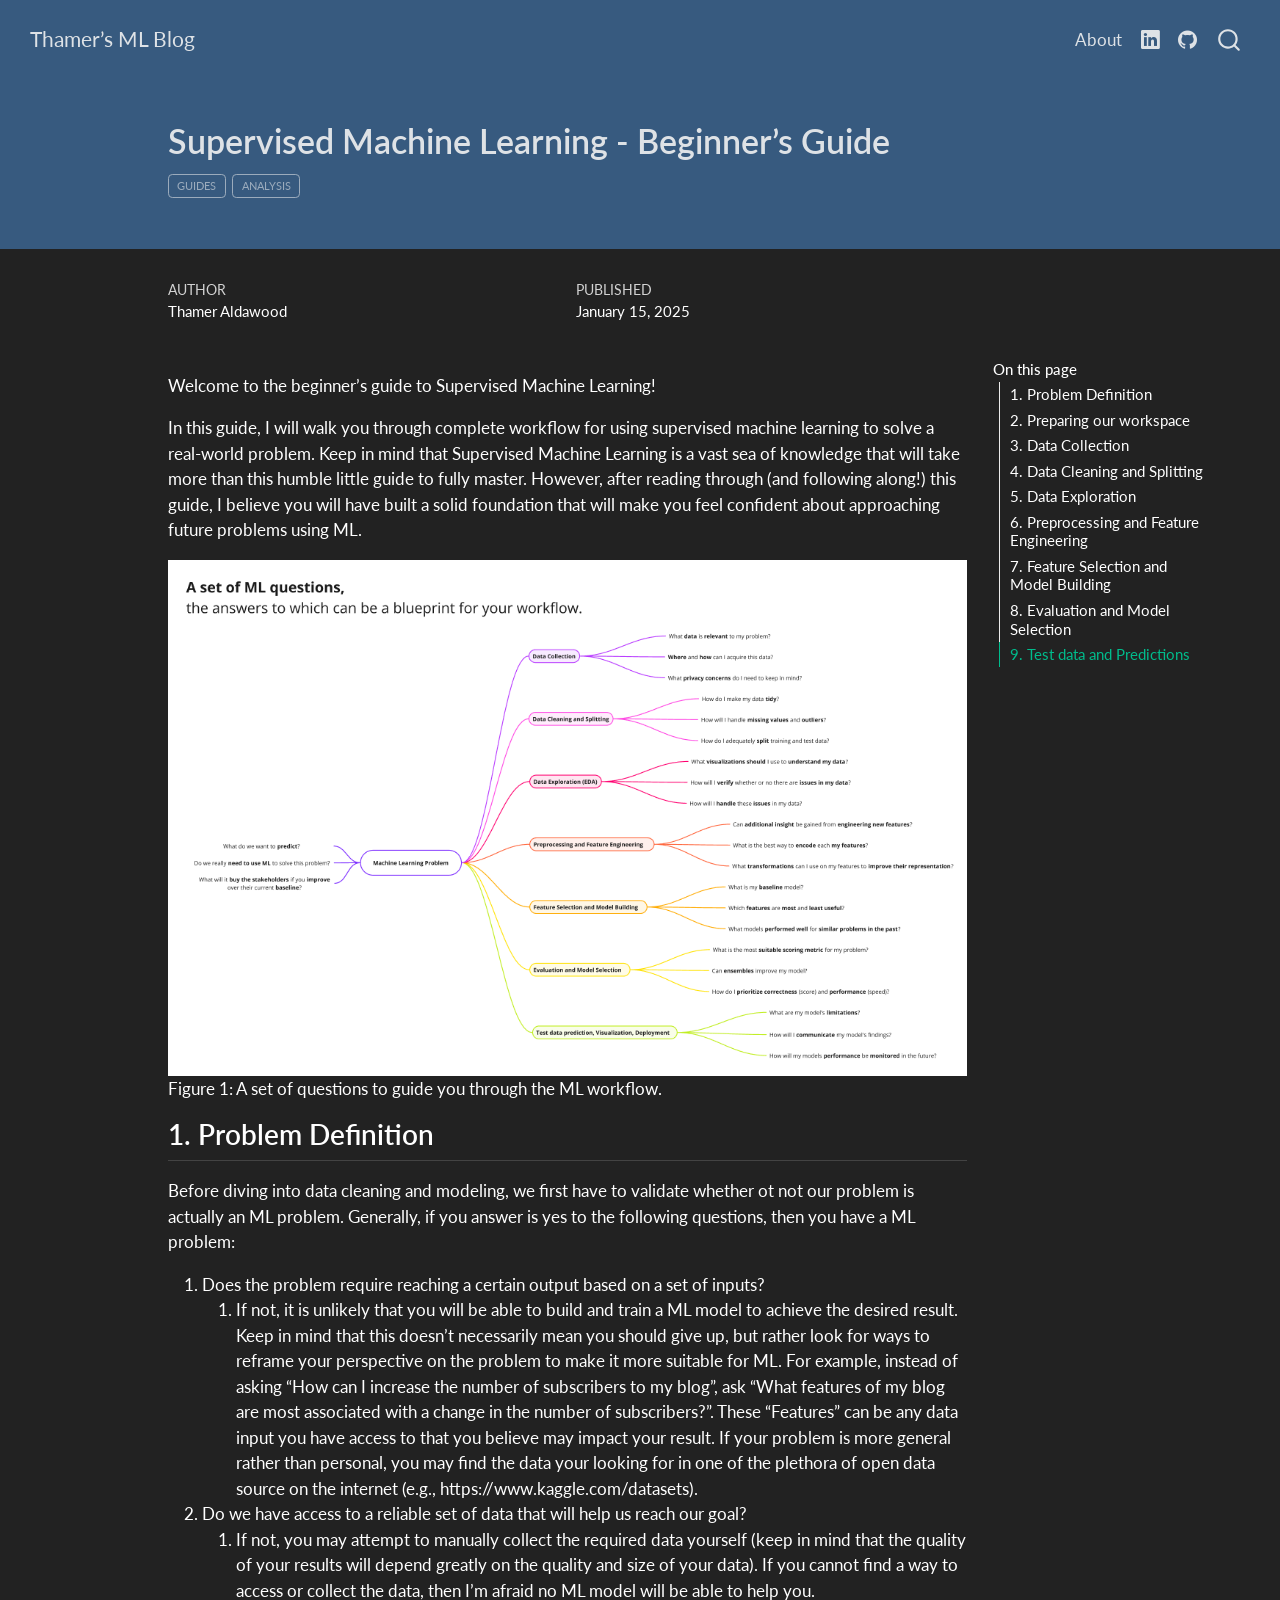
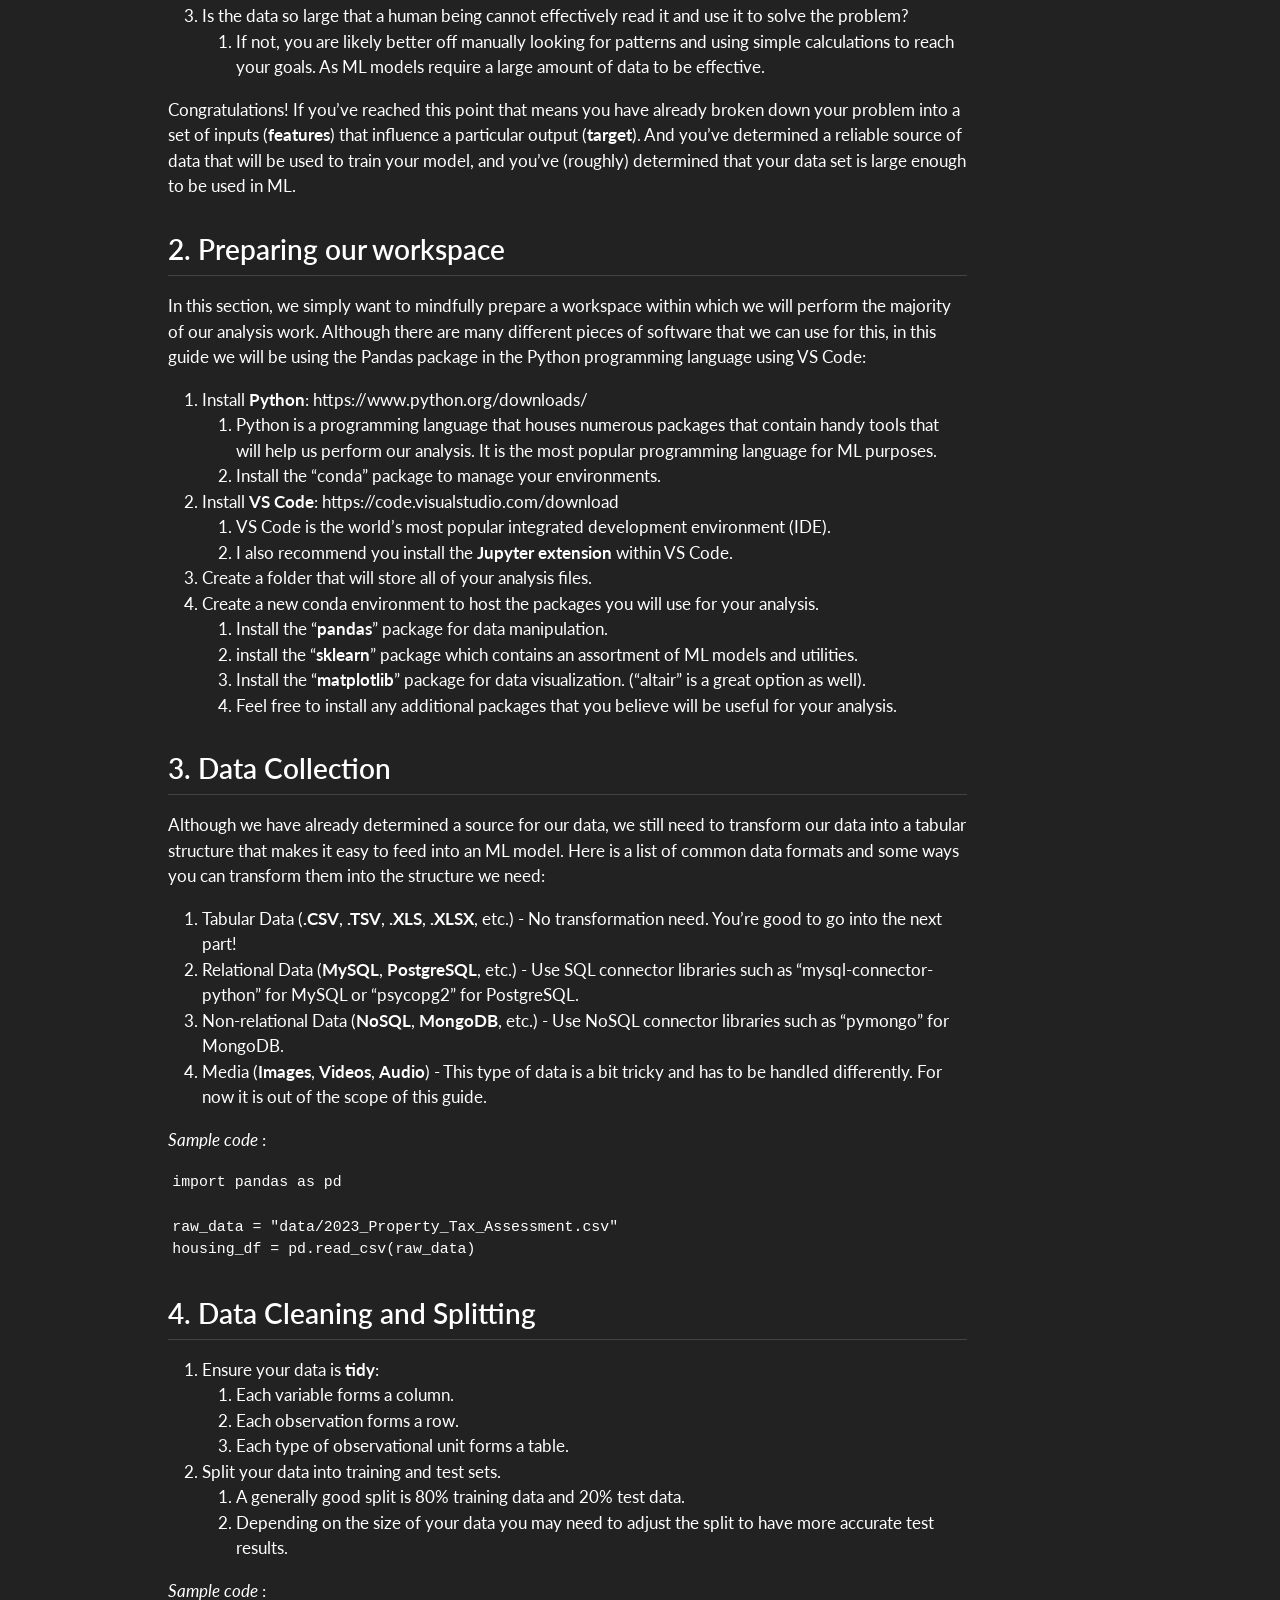
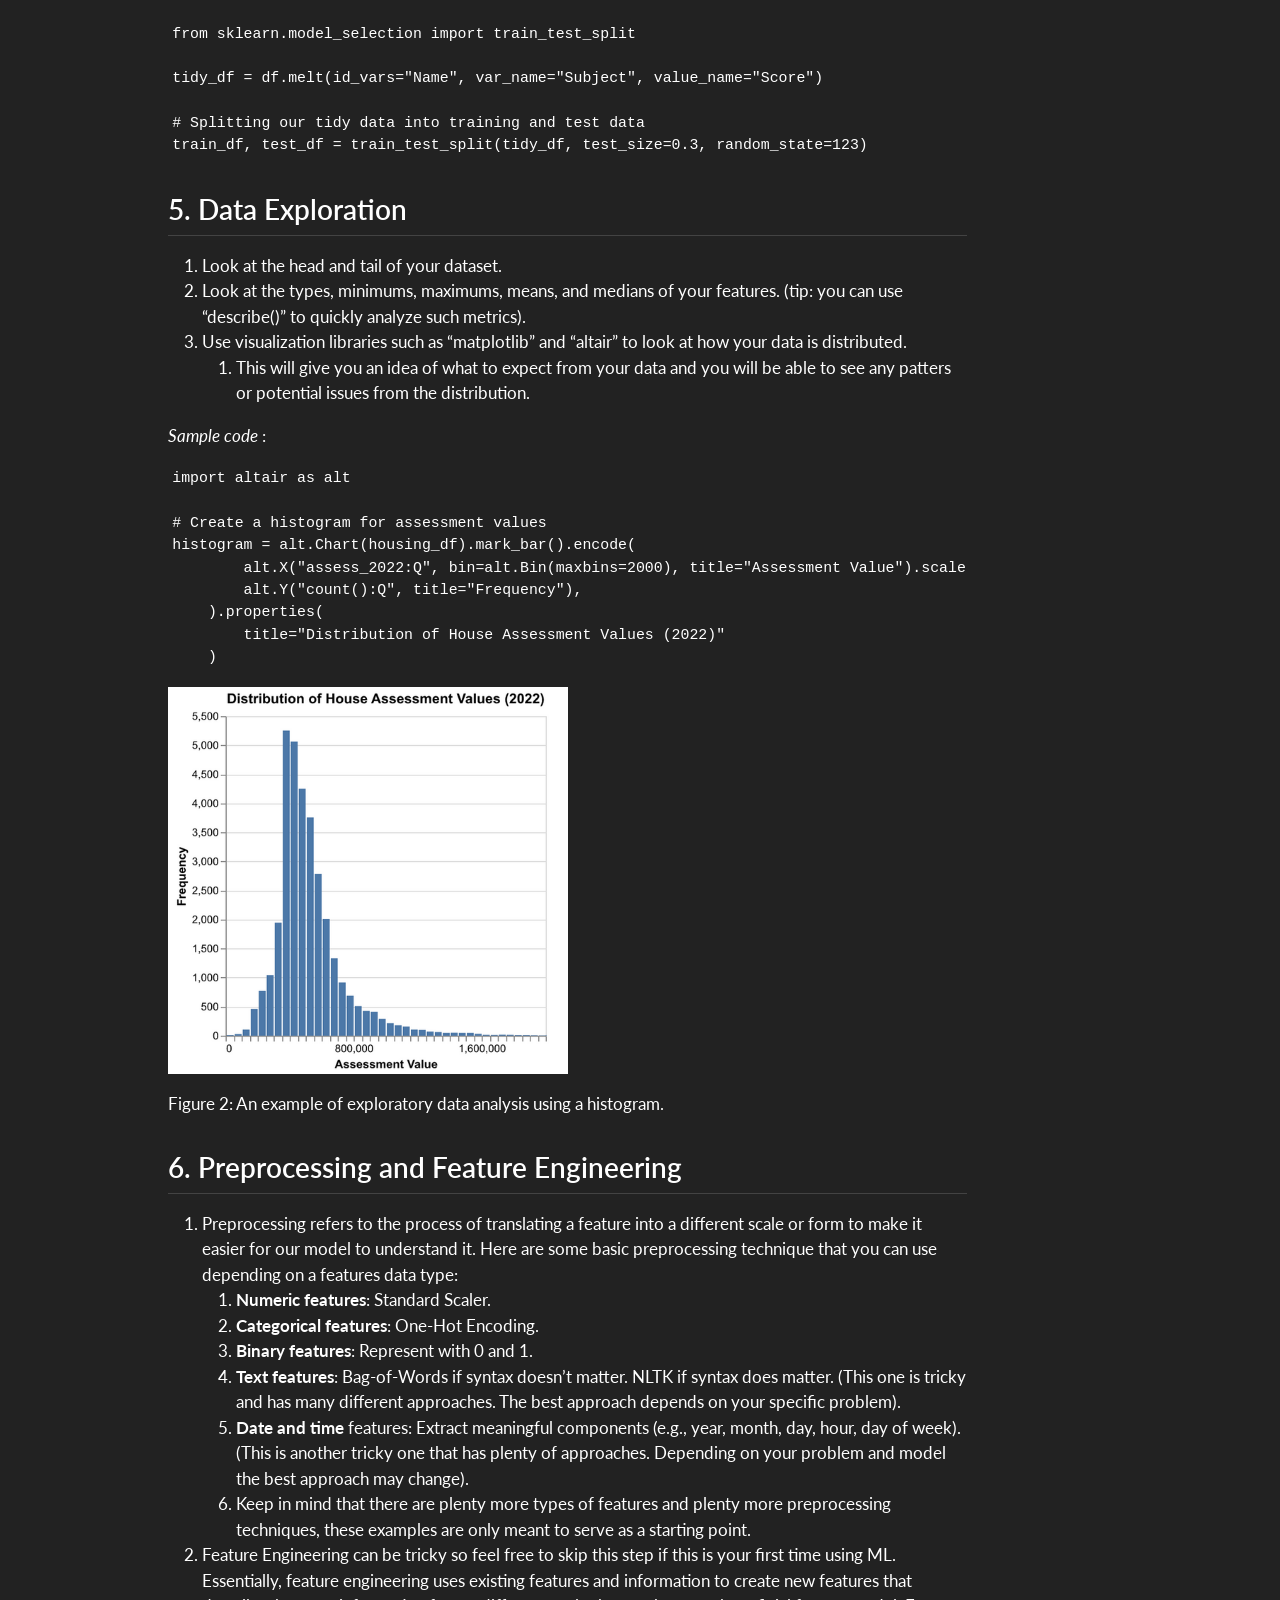
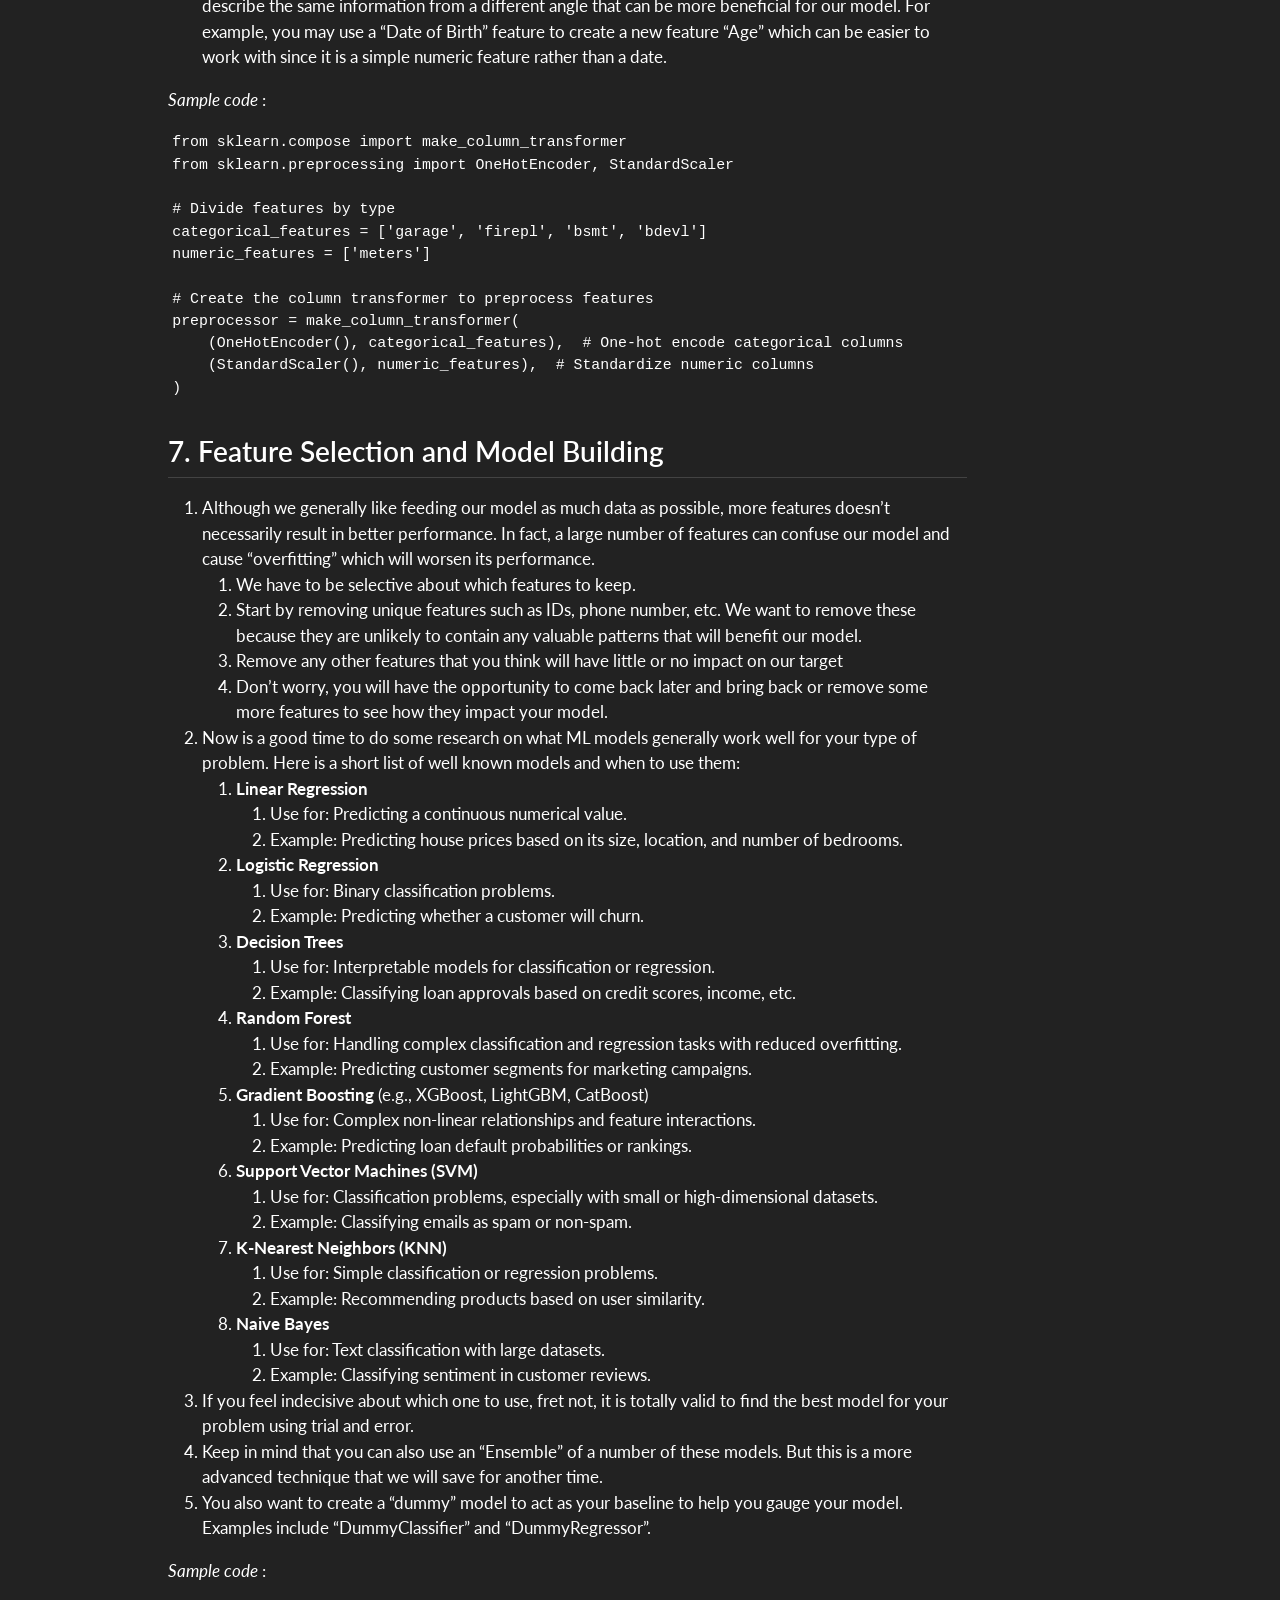
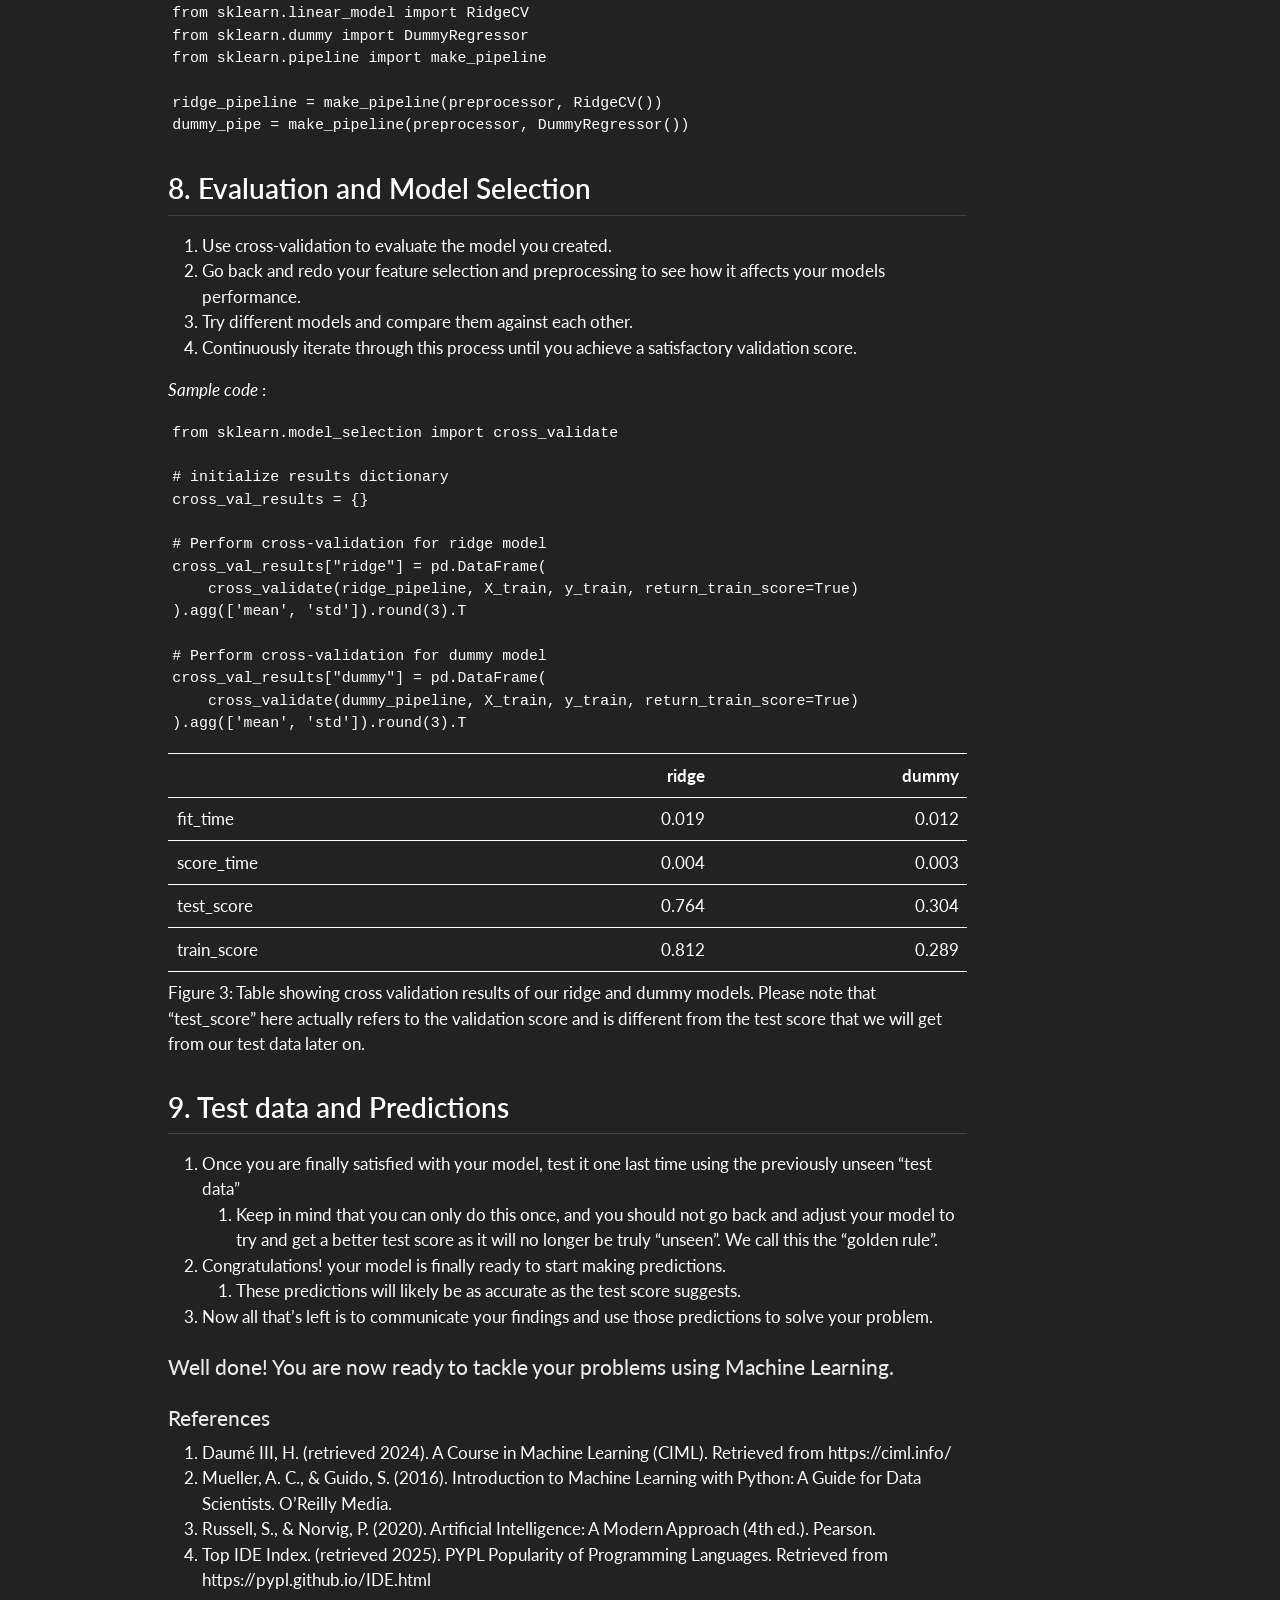
<file: docs/posts/guide/guide.html>
<!DOCTYPE html>
<html xmlns="http://www.w3.org/1999/xhtml" lang="en" xml:lang="en"><head>

<meta charset="utf-8">
<meta name="generator" content="quarto-1.5.56">

<meta name="viewport" content="width=device-width, initial-scale=1.0, user-scalable=yes">

<meta name="author" content="Thamer Aldawood">
<meta name="dcterms.date" content="2025-01-15">

<title>Supervised Machine Learning - Beginner’s Guide – Thamer's ML Blog</title>
<style>
code{white-space: pre-wrap;}
span.smallcaps{font-variant: small-caps;}
div.columns{display: flex; gap: min(4vw, 1.5em);}
div.column{flex: auto; overflow-x: auto;}
div.hanging-indent{margin-left: 1.5em; text-indent: -1.5em;}
ul.task-list{list-style: none;}
ul.task-list li input[type="checkbox"] {
  width: 0.8em;
  margin: 0 0.8em 0.2em -1em; /* quarto-specific, see https://github.com/quarto-dev/quarto-cli/issues/4556 */ 
  vertical-align: middle;
}
</style>


<script src="../../site_libs/quarto-nav/quarto-nav.js"></script>
<script src="../../site_libs/quarto-nav/headroom.min.js"></script>
<script src="../../site_libs/clipboard/clipboard.min.js"></script>
<script src="../../site_libs/quarto-search/autocomplete.umd.js"></script>
<script src="../../site_libs/quarto-search/fuse.min.js"></script>
<script src="../../site_libs/quarto-search/quarto-search.js"></script>
<meta name="quarto:offset" content="../../">
<script src="../../site_libs/quarto-html/quarto.js"></script>
<script src="../../site_libs/quarto-html/popper.min.js"></script>
<script src="../../site_libs/quarto-html/tippy.umd.min.js"></script>
<script src="../../site_libs/quarto-html/anchor.min.js"></script>
<link href="../../site_libs/quarto-html/tippy.css" rel="stylesheet">
<link href="../../site_libs/quarto-html/quarto-syntax-highlighting-dark.css" rel="stylesheet" id="quarto-text-highlighting-styles">
<script src="../../site_libs/bootstrap/bootstrap.min.js"></script>
<link href="../../site_libs/bootstrap/bootstrap-icons.css" rel="stylesheet">
<link href="../../site_libs/bootstrap/bootstrap.min.css" rel="stylesheet" id="quarto-bootstrap" data-mode="dark">
<script id="quarto-search-options" type="application/json">{
  "location": "navbar",
  "copy-button": false,
  "collapse-after": 3,
  "panel-placement": "end",
  "type": "overlay",
  "limit": 50,
  "keyboard-shortcut": [
    "f",
    "/",
    "s"
  ],
  "show-item-context": false,
  "language": {
    "search-no-results-text": "No results",
    "search-matching-documents-text": "matching documents",
    "search-copy-link-title": "Copy link to search",
    "search-hide-matches-text": "Hide additional matches",
    "search-more-match-text": "more match in this document",
    "search-more-matches-text": "more matches in this document",
    "search-clear-button-title": "Clear",
    "search-text-placeholder": "",
    "search-detached-cancel-button-title": "Cancel",
    "search-submit-button-title": "Submit",
    "search-label": "Search"
  }
}</script>


<link rel="stylesheet" href="../../styles.css">
</head>

<body class="nav-fixed">

<div id="quarto-search-results"></div>
  <header id="quarto-header" class="headroom fixed-top quarto-banner">
    <nav class="navbar navbar-expand-lg " data-bs-theme="dark">
      <div class="navbar-container container-fluid">
      <div class="navbar-brand-container mx-auto">
    <a class="navbar-brand" href="../../index.html">
    <span class="navbar-title">Thamer’s ML Blog</span>
    </a>
  </div>
            <div id="quarto-search" class="" title="Search"></div>
          <button class="navbar-toggler" type="button" data-bs-toggle="collapse" data-bs-target="#navbarCollapse" aria-controls="navbarCollapse" role="menu" aria-expanded="false" aria-label="Toggle navigation" onclick="if (window.quartoToggleHeadroom) { window.quartoToggleHeadroom(); }">
  <span class="navbar-toggler-icon"></span>
</button>
          <div class="collapse navbar-collapse" id="navbarCollapse">
            <ul class="navbar-nav navbar-nav-scroll ms-auto">
  <li class="nav-item">
    <a class="nav-link" href="../../about.html"> 
<span class="menu-text">About</span></a>
  </li>  
  <li class="nav-item compact">
    <a class="nav-link" href="https://www.linkedin.com/in/thamer-aldawood/"> <i class="bi bi-linkedin" role="img">
</i> 
<span class="menu-text"></span></a>
  </li>  
  <li class="nav-item compact">
    <a class="nav-link" href="https://github.com/ThamerD"> <i class="bi bi-github" role="img">
</i> 
<span class="menu-text"></span></a>
  </li>  
</ul>
          </div> <!-- /navcollapse -->
            <div class="quarto-navbar-tools">
</div>
      </div> <!-- /container-fluid -->
    </nav>
</header>
<!-- content -->
<header id="title-block-header" class="quarto-title-block default page-columns page-full">
  <div class="quarto-title-banner page-columns page-full">
    <div class="quarto-title column-body">
      <h1 class="title">Supervised Machine Learning - Beginner’s Guide</h1>
                                <div class="quarto-categories">
                <div class="quarto-category">Guides</div>
                <div class="quarto-category">Analysis</div>
              </div>
                  </div>
  </div>
    
  
  <div class="quarto-title-meta">

      <div>
      <div class="quarto-title-meta-heading">Author</div>
      <div class="quarto-title-meta-contents">
               <p>Thamer Aldawood </p>
            </div>
    </div>
      
      <div>
      <div class="quarto-title-meta-heading">Published</div>
      <div class="quarto-title-meta-contents">
        <p class="date">January 15, 2025</p>
      </div>
    </div>
    
      
    </div>
    
  
  </header><div id="quarto-content" class="quarto-container page-columns page-rows-contents page-layout-article page-navbar">
<!-- sidebar -->
<!-- margin-sidebar -->
    <div id="quarto-margin-sidebar" class="sidebar margin-sidebar">
        <nav id="TOC" role="doc-toc" class="toc-active">
    <h2 id="toc-title">On this page</h2>
   
  <ul class="collapse">
  <li><a href="#problem-definition" id="toc-problem-definition" class="nav-link active" data-scroll-target="#problem-definition">1. Problem Definition</a></li>
  <li><a href="#preparing-our-workspace" id="toc-preparing-our-workspace" class="nav-link" data-scroll-target="#preparing-our-workspace">2. Preparing our workspace</a></li>
  <li><a href="#data-collection" id="toc-data-collection" class="nav-link" data-scroll-target="#data-collection">3. Data Collection</a></li>
  <li><a href="#data-cleaning-and-splitting" id="toc-data-cleaning-and-splitting" class="nav-link" data-scroll-target="#data-cleaning-and-splitting">4. Data Cleaning and Splitting</a></li>
  <li><a href="#data-exploration" id="toc-data-exploration" class="nav-link" data-scroll-target="#data-exploration">5. Data Exploration</a></li>
  <li><a href="#preprocessing-and-feature-engineering" id="toc-preprocessing-and-feature-engineering" class="nav-link" data-scroll-target="#preprocessing-and-feature-engineering">6. Preprocessing and Feature Engineering</a></li>
  <li><a href="#feature-selection-and-model-building" id="toc-feature-selection-and-model-building" class="nav-link" data-scroll-target="#feature-selection-and-model-building">7. Feature Selection and Model Building</a></li>
  <li><a href="#evaluation-and-model-selection" id="toc-evaluation-and-model-selection" class="nav-link" data-scroll-target="#evaluation-and-model-selection">8. Evaluation and Model Selection</a></li>
  <li><a href="#test-data-and-predictions" id="toc-test-data-and-predictions" class="nav-link" data-scroll-target="#test-data-and-predictions">9. Test data and Predictions</a></li>
  </ul>
</nav>
    </div>
<!-- main -->
<main class="content quarto-banner-title-block" id="quarto-document-content">





<p>Welcome to the beginner’s guide to Supervised Machine Learning!</p>
<p>In this guide, I will walk you through complete workflow for using supervised machine learning to solve a real-world problem. Keep in mind that Supervised Machine Learning is a vast sea of knowledge that will take more than this humble little guide to fully master. However, after reading through (and following along!) this guide, I believe you will have built a solid foundation that will make you feel confident about approaching future problems using ML.</p>
<p><img src="ml-workflow-V2.png" class="img-fluid"> Figure 1: A set of questions to guide you through the ML workflow.</p>
<section id="problem-definition" class="level2">
<h2 class="anchored" data-anchor-id="problem-definition">1. Problem Definition</h2>
<p>Before diving into data cleaning and modeling, we first have to validate whether ot not our problem is actually an ML problem. Generally, if you answer is yes to the following questions, then you have a ML problem:</p>
<ol type="1">
<li>Does the problem require reaching a certain output based on a set of inputs?
<ol type="1">
<li>If not, it is unlikely that you will be able to build and train a ML model to achieve the desired result. Keep in mind that this doesn’t necessarily mean you should give up, but rather look for ways to reframe your perspective on the problem to make it more suitable for ML. For example, instead of asking “How can I increase the number of subscribers to my blog”, ask “What features of my blog are most associated with a change in the number of subscribers?”. These “Features” can be any data input you have access to that you believe may impact your result. If your problem is more general rather than personal, you may find the data your looking for in one of the plethora of open data source on the internet (e.g., https://www.kaggle.com/datasets).</li>
</ol></li>
<li>Do we have access to a reliable set of data that will help us reach our goal?
<ol type="1">
<li>If not, you may attempt to manually collect the required data yourself (keep in mind that the quality of your results will depend greatly on the quality and size of your data). If you cannot find a way to access or collect the data, then I’m afraid no ML model will be able to help you.</li>
</ol></li>
<li>Is the data so large that a human being cannot effectively read it and use it to solve the problem?
<ol type="1">
<li>If not, you are likely better off manually looking for patterns and using simple calculations to reach your goals. As ML models require a large amount of data to be effective.</li>
</ol></li>
</ol>
<p>Congratulations! If you’ve reached this point that means you have already broken down your problem into a set of inputs (<strong>features</strong>) that influence a particular output (<strong>target</strong>). And you’ve determined a reliable source of data that will be used to train your model, and you’ve (roughly) determined that your data set is large enough to be used in ML.</p>
</section>
<section id="preparing-our-workspace" class="level2">
<h2 class="anchored" data-anchor-id="preparing-our-workspace">2. Preparing our workspace</h2>
<p>In this section, we simply want to mindfully prepare a workspace within which we will perform the majority of our analysis work. Although there are many different pieces of software that we can use for this, in this guide we will be using the Pandas package in the Python programming language using VS Code:</p>
<ol type="1">
<li>Install <strong>Python</strong>: https://www.python.org/downloads/
<ol type="1">
<li>Python is a programming language that houses numerous packages that contain handy tools that will help us perform our analysis. It is the most popular programming language for ML purposes.</li>
<li>Install the “conda” package to manage your environments.</li>
</ol></li>
<li>Install <strong>VS Code</strong>: https://code.visualstudio.com/download
<ol type="1">
<li>VS Code is the world’s most popular integrated development environment (IDE).</li>
<li>I also recommend you install the <strong>Jupyter extension</strong> within VS Code.</li>
</ol></li>
<li>Create a folder that will store all of your analysis files.</li>
<li>Create a new conda environment to host the packages you will use for your analysis.
<ol type="1">
<li>Install the “<strong>pandas</strong>” package for data manipulation.</li>
<li>install the “<strong>sklearn</strong>” package which contains an assortment of ML models and utilities.</li>
<li>Install the “<strong>matplotlib</strong>” package for data visualization. (“altair” is a great option as well).</li>
<li>Feel free to install any additional packages that you believe will be useful for your analysis.</li>
</ol></li>
</ol>
</section>
<section id="data-collection" class="level2">
<h2 class="anchored" data-anchor-id="data-collection">3. Data Collection</h2>
<p>Although we have already determined a source for our data, we still need to transform our data into a tabular structure that makes it easy to feed into an ML model. Here is a list of common data formats and some ways you can transform them into the structure we need:</p>
<ol type="1">
<li>Tabular Data (<strong>.CSV</strong>, <strong>.TSV</strong>, <strong>.XLS</strong>, <strong>.XLSX</strong>, etc.) - No transformation need. You’re good to go into the next part!<br>
</li>
<li>Relational Data (<strong>MySQL</strong>, <strong>PostgreSQL</strong>, etc.) - Use SQL connector libraries such as “mysql-connector-python” for MySQL or “psycopg2” for PostgreSQL.<br>
</li>
<li>Non-relational Data (<strong>NoSQL</strong>, <strong>MongoDB</strong>, etc.) - Use NoSQL connector libraries such as “pymongo” for MongoDB.<br>
</li>
<li>Media (<strong>Images</strong>, <strong>Videos</strong>, <strong>Audio</strong>) - This type of data is a bit tricky and has to be handled differently. For now it is out of the scope of this guide.</li>
</ol>
<p><em>Sample code</em> :</p>
<pre><code>import pandas as pd

raw_data = "data/2023_Property_Tax_Assessment.csv"
housing_df = pd.read_csv(raw_data)</code></pre>
</section>
<section id="data-cleaning-and-splitting" class="level2">
<h2 class="anchored" data-anchor-id="data-cleaning-and-splitting">4. Data Cleaning and Splitting</h2>
<ol type="1">
<li>Ensure your data is <strong>tidy</strong>:
<ol type="1">
<li>Each variable forms a column.</li>
<li>Each observation forms a row.</li>
<li>Each type of observational unit forms a table.</li>
</ol></li>
<li>Split your data into training and test sets.
<ol type="1">
<li>A generally good split is 80% training data and 20% test data.</li>
<li>Depending on the size of your data you may need to adjust the split to have more accurate test results.</li>
</ol></li>
</ol>
<p><em>Sample code</em> :</p>
<pre><code>from sklearn.model_selection import train_test_split

tidy_df = df.melt(id_vars="Name", var_name="Subject", value_name="Score")

# Splitting our tidy data into training and test data
train_df, test_df = train_test_split(tidy_df, test_size=0.3, random_state=123)</code></pre>
</section>
<section id="data-exploration" class="level2">
<h2 class="anchored" data-anchor-id="data-exploration">5. Data Exploration</h2>
<ol type="1">
<li>Look at the head and tail of your dataset.</li>
<li>Look at the types, minimums, maximums, means, and medians of your features. (tip: you can use “describe()” to quickly analyze such metrics).</li>
<li>Use visualization libraries such as “matplotlib” and “altair” to look at how your data is distributed.
<ol type="1">
<li>This will give you an idea of what to expect from your data and you will be able to see any patters or potential issues from the distribution.</li>
</ol></li>
</ol>
<p><em>Sample code</em> :</p>
<pre><code>import altair as alt

# Create a histogram for assessment values
histogram = alt.Chart(housing_df).mark_bar().encode(
        alt.X("assess_2022:Q", bin=alt.Bin(maxbins=2000), title="Assessment Value").scale(domain=(0, 2000000), clamp=True),
        alt.Y("count():Q", title="Frequency"),
    ).properties(
        title="Distribution of House Assessment Values (2022)"
    )</code></pre>
<p><img src="histogram.png" class="img-fluid" style="width:50.0%"></p>
<p>Figure 2: An example of exploratory data analysis using a histogram.</p>
</section>
<section id="preprocessing-and-feature-engineering" class="level2">
<h2 class="anchored" data-anchor-id="preprocessing-and-feature-engineering">6. Preprocessing and Feature Engineering</h2>
<ol type="1">
<li>Preprocessing refers to the process of translating a feature into a different scale or form to make it easier for our model to understand it. Here are some basic preprocessing technique that you can use depending on a features data type:
<ol type="1">
<li><strong>Numeric features</strong>: Standard Scaler.</li>
<li><strong>Categorical features</strong>: One-Hot Encoding.</li>
<li><strong>Binary features</strong>: Represent with 0 and 1.</li>
<li><strong>Text features</strong>: Bag-of-Words if syntax doesn’t matter. NLTK if syntax does matter. (This one is tricky and has many different approaches. The best approach depends on your specific problem).</li>
<li><strong>Date and time</strong> features: Extract meaningful components (e.g., year, month, day, hour, day of week). (This is another tricky one that has plenty of approaches. Depending on your problem and model the best approach may change).</li>
<li>Keep in mind that there are plenty more types of features and plenty more preprocessing techniques, these examples are only meant to serve as a starting point.</li>
</ol></li>
<li>Feature Engineering can be tricky so feel free to skip this step if this is your first time using ML. Essentially, feature engineering uses existing features and information to create new features that describe the same information from a different angle that can be more beneficial for our model. For example, you may use a “Date of Birth” feature to create a new feature “Age” which can be easier to work with since it is a simple numeric feature rather than a date.</li>
</ol>
<p><em>Sample code</em> :</p>
<pre><code>from sklearn.compose import make_column_transformer
from sklearn.preprocessing import OneHotEncoder, StandardScaler

# Divide features by type
categorical_features = ['garage', 'firepl', 'bsmt', 'bdevl']
numeric_features = ['meters']

# Create the column transformer to preprocess features
preprocessor = make_column_transformer(
    (OneHotEncoder(), categorical_features),  # One-hot encode categorical columns
    (StandardScaler(), numeric_features),  # Standardize numeric columns
)</code></pre>
</section>
<section id="feature-selection-and-model-building" class="level2">
<h2 class="anchored" data-anchor-id="feature-selection-and-model-building">7. Feature Selection and Model Building</h2>
<ol type="1">
<li>Although we generally like feeding our model as much data as possible, more features doesn’t necessarily result in better performance. In fact, a large number of features can confuse our model and cause “overfitting” which will worsen its performance.
<ol type="1">
<li>We have to be selective about which features to keep.</li>
<li>Start by removing unique features such as IDs, phone number, etc. We want to remove these because they are unlikely to contain any valuable patterns that will benefit our model.</li>
<li>Remove any other features that you think will have little or no impact on our target</li>
<li>Don’t worry, you will have the opportunity to come back later and bring back or remove some more features to see how they impact your model.</li>
</ol></li>
<li>Now is a good time to do some research on what ML models generally work well for your type of problem. Here is a short list of well known models and when to use them:
<ol type="1">
<li><strong>Linear Regression</strong>
<ol type="1">
<li>Use for: Predicting a continuous numerical value.</li>
<li>Example: Predicting house prices based on its size, location, and number of bedrooms.</li>
</ol></li>
<li><strong>Logistic Regression</strong>
<ol type="1">
<li>Use for: Binary classification problems.</li>
<li>Example: Predicting whether a customer will churn.</li>
</ol></li>
<li><strong>Decision Trees</strong>
<ol type="1">
<li>Use for: Interpretable models for classification or regression.</li>
<li>Example: Classifying loan approvals based on credit scores, income, etc.</li>
</ol></li>
<li><strong>Random Forest</strong>
<ol type="1">
<li>Use for: Handling complex classification and regression tasks with reduced overfitting.</li>
<li>Example: Predicting customer segments for marketing campaigns.</li>
</ol></li>
<li><strong>Gradient Boosting</strong> (e.g., XGBoost, LightGBM, CatBoost)
<ol type="1">
<li>Use for: Complex non-linear relationships and feature interactions.</li>
<li>Example: Predicting loan default probabilities or rankings.</li>
</ol></li>
<li><strong>Support Vector Machines (SVM)</strong>
<ol type="1">
<li>Use for: Classification problems, especially with small or high-dimensional datasets.</li>
<li>Example: Classifying emails as spam or non-spam.</li>
</ol></li>
<li><strong>K-Nearest Neighbors (KNN)</strong>
<ol type="1">
<li>Use for: Simple classification or regression problems.</li>
<li>Example: Recommending products based on user similarity.</li>
</ol></li>
<li><strong>Naive Bayes</strong>
<ol type="1">
<li>Use for: Text classification with large datasets.</li>
<li>Example: Classifying sentiment in customer reviews.</li>
</ol></li>
</ol></li>
<li>If you feel indecisive about which one to use, fret not, it is totally valid to find the best model for your problem using trial and error.</li>
<li>Keep in mind that you can also use an “Ensemble” of a number of these models. But this is a more advanced technique that we will save for another time.</li>
<li>You also want to create a “dummy” model to act as your baseline to help you gauge your model. Examples include “DummyClassifier” and “DummyRegressor”.</li>
</ol>
<p><em>Sample code</em> :</p>
<pre><code>from sklearn.linear_model import RidgeCV
from sklearn.dummy import DummyRegressor
from sklearn.pipeline import make_pipeline

ridge_pipeline = make_pipeline(preprocessor, RidgeCV())
dummy_pipe = make_pipeline(preprocessor, DummyRegressor())</code></pre>
</section>
<section id="evaluation-and-model-selection" class="level2">
<h2 class="anchored" data-anchor-id="evaluation-and-model-selection">8. Evaluation and Model Selection</h2>
<ol type="1">
<li>Use cross-validation to evaluate the model you created.</li>
<li>Go back and redo your feature selection and preprocessing to see how it affects your models performance.</li>
<li>Try different models and compare them against each other.</li>
<li>Continuously iterate through this process until you achieve a satisfactory validation score.</li>
</ol>
<p><em>Sample code</em> :</p>
<pre><code>from sklearn.model_selection import cross_validate

# initialize results dictionary
cross_val_results = {}

# Perform cross-validation for ridge model
cross_val_results["ridge"] = pd.DataFrame(
    cross_validate(ridge_pipeline, X_train, y_train, return_train_score=True)
).agg(['mean', 'std']).round(3).T

# Perform cross-validation for dummy model
cross_val_results["dummy"] = pd.DataFrame(
    cross_validate(dummy_pipeline, X_train, y_train, return_train_score=True)
).agg(['mean', 'std']).round(3).T
</code></pre>
<table class="caption-top table">
<thead>
<tr class="header">
<th></th>
<th style="text-align: right;">ridge</th>
<th style="text-align: right;">dummy</th>
</tr>
</thead>
<tbody>
<tr class="odd">
<td>fit_time</td>
<td style="text-align: right;">0.019</td>
<td style="text-align: right;">0.012</td>
</tr>
<tr class="even">
<td>score_time</td>
<td style="text-align: right;">0.004</td>
<td style="text-align: right;">0.003</td>
</tr>
<tr class="odd">
<td>test_score</td>
<td style="text-align: right;">0.764</td>
<td style="text-align: right;">0.304</td>
</tr>
<tr class="even">
<td>train_score</td>
<td style="text-align: right;">0.812</td>
<td style="text-align: right;">0.289</td>
</tr>
</tbody>
</table>
<p>Figure 3: Table showing cross validation results of our ridge and dummy models. Please note that “test_score” here actually refers to the validation score and is different from the test score that we will get from our test data later on.</p>
</section>
<section id="test-data-and-predictions" class="level2">
<h2 class="anchored" data-anchor-id="test-data-and-predictions">9. Test data and Predictions</h2>
<ol type="1">
<li>Once you are finally satisfied with your model, test it one last time using the previously unseen “test data”
<ol type="1">
<li>Keep in mind that you can only do this once, and you should not go back and adjust your model to try and get a better test score as it will no longer be truly “unseen”. We call this the “golden rule”.</li>
</ol></li>
<li>Congratulations! your model is finally ready to start making predictions.
<ol type="1">
<li>These predictions will likely be as accurate as the test score suggests.</li>
</ol></li>
<li>Now all that’s left is to communicate your findings and use those predictions to solve your problem.</li>
</ol>
<section id="well-done-you-are-now-ready-to-tackle-your-problems-using-machine-learning." class="level4">
<h4 class="anchored" data-anchor-id="well-done-you-are-now-ready-to-tackle-your-problems-using-machine-learning.">Well done! You are now ready to tackle your problems using Machine Learning.</h4>
</section>
<section id="references" class="level4">
<h4 class="anchored" data-anchor-id="references">References</h4>
<ol type="1">
<li>Daumé III, H. (retrieved 2024). A Course in Machine Learning (CIML). Retrieved from https://ciml.info/</li>
<li>Mueller, A. C., &amp; Guido, S. (2016). Introduction to Machine Learning with Python: A Guide for Data Scientists. O’Reilly Media.</li>
<li>Russell, S., &amp; Norvig, P. (2020). Artificial Intelligence: A Modern Approach (4th ed.). Pearson.</li>
<li>Top IDE Index. (retrieved 2025). PYPL Popularity of Programming Languages. Retrieved from https://pypl.github.io/IDE.html</li>
</ol>


</section>
</section>

</main> <!-- /main -->
<script id="quarto-html-after-body" type="application/javascript">
window.document.addEventListener("DOMContentLoaded", function (event) {
  const toggleBodyColorMode = (bsSheetEl) => {
    const mode = bsSheetEl.getAttribute("data-mode");
    const bodyEl = window.document.querySelector("body");
    if (mode === "dark") {
      bodyEl.classList.add("quarto-dark");
      bodyEl.classList.remove("quarto-light");
    } else {
      bodyEl.classList.add("quarto-light");
      bodyEl.classList.remove("quarto-dark");
    }
  }
  const toggleBodyColorPrimary = () => {
    const bsSheetEl = window.document.querySelector("link#quarto-bootstrap");
    if (bsSheetEl) {
      toggleBodyColorMode(bsSheetEl);
    }
  }
  toggleBodyColorPrimary();  
  const icon = "";
  const anchorJS = new window.AnchorJS();
  anchorJS.options = {
    placement: 'right',
    icon: icon
  };
  anchorJS.add('.anchored');
  const isCodeAnnotation = (el) => {
    for (const clz of el.classList) {
      if (clz.startsWith('code-annotation-')) {                     
        return true;
      }
    }
    return false;
  }
  const onCopySuccess = function(e) {
    // button target
    const button = e.trigger;
    // don't keep focus
    button.blur();
    // flash "checked"
    button.classList.add('code-copy-button-checked');
    var currentTitle = button.getAttribute("title");
    button.setAttribute("title", "Copied!");
    let tooltip;
    if (window.bootstrap) {
      button.setAttribute("data-bs-toggle", "tooltip");
      button.setAttribute("data-bs-placement", "left");
      button.setAttribute("data-bs-title", "Copied!");
      tooltip = new bootstrap.Tooltip(button, 
        { trigger: "manual", 
          customClass: "code-copy-button-tooltip",
          offset: [0, -8]});
      tooltip.show();    
    }
    setTimeout(function() {
      if (tooltip) {
        tooltip.hide();
        button.removeAttribute("data-bs-title");
        button.removeAttribute("data-bs-toggle");
        button.removeAttribute("data-bs-placement");
      }
      button.setAttribute("title", currentTitle);
      button.classList.remove('code-copy-button-checked');
    }, 1000);
    // clear code selection
    e.clearSelection();
  }
  const getTextToCopy = function(trigger) {
      const codeEl = trigger.previousElementSibling.cloneNode(true);
      for (const childEl of codeEl.children) {
        if (isCodeAnnotation(childEl)) {
          childEl.remove();
        }
      }
      return codeEl.innerText;
  }
  const clipboard = new window.ClipboardJS('.code-copy-button:not([data-in-quarto-modal])', {
    text: getTextToCopy
  });
  clipboard.on('success', onCopySuccess);
  if (window.document.getElementById('quarto-embedded-source-code-modal')) {
    // For code content inside modals, clipBoardJS needs to be initialized with a container option
    // TODO: Check when it could be a function (https://github.com/zenorocha/clipboard.js/issues/860)
    const clipboardModal = new window.ClipboardJS('.code-copy-button[data-in-quarto-modal]', {
      text: getTextToCopy,
      container: window.document.getElementById('quarto-embedded-source-code-modal')
    });
    clipboardModal.on('success', onCopySuccess);
  }
    var localhostRegex = new RegExp(/^(?:http|https):\/\/localhost\:?[0-9]*\//);
    var mailtoRegex = new RegExp(/^mailto:/);
      var filterRegex = new RegExp('/' + window.location.host + '/');
    var isInternal = (href) => {
        return filterRegex.test(href) || localhostRegex.test(href) || mailtoRegex.test(href);
    }
    // Inspect non-navigation links and adorn them if external
 	var links = window.document.querySelectorAll('a[href]:not(.nav-link):not(.navbar-brand):not(.toc-action):not(.sidebar-link):not(.sidebar-item-toggle):not(.pagination-link):not(.no-external):not([aria-hidden]):not(.dropdown-item):not(.quarto-navigation-tool):not(.about-link)');
    for (var i=0; i<links.length; i++) {
      const link = links[i];
      if (!isInternal(link.href)) {
        // undo the damage that might have been done by quarto-nav.js in the case of
        // links that we want to consider external
        if (link.dataset.originalHref !== undefined) {
          link.href = link.dataset.originalHref;
        }
      }
    }
  function tippyHover(el, contentFn, onTriggerFn, onUntriggerFn) {
    const config = {
      allowHTML: true,
      maxWidth: 500,
      delay: 100,
      arrow: false,
      appendTo: function(el) {
          return el.parentElement;
      },
      interactive: true,
      interactiveBorder: 10,
      theme: 'quarto',
      placement: 'bottom-start',
    };
    if (contentFn) {
      config.content = contentFn;
    }
    if (onTriggerFn) {
      config.onTrigger = onTriggerFn;
    }
    if (onUntriggerFn) {
      config.onUntrigger = onUntriggerFn;
    }
    window.tippy(el, config); 
  }
  const noterefs = window.document.querySelectorAll('a[role="doc-noteref"]');
  for (var i=0; i<noterefs.length; i++) {
    const ref = noterefs[i];
    tippyHover(ref, function() {
      // use id or data attribute instead here
      let href = ref.getAttribute('data-footnote-href') || ref.getAttribute('href');
      try { href = new URL(href).hash; } catch {}
      const id = href.replace(/^#\/?/, "");
      const note = window.document.getElementById(id);
      if (note) {
        return note.innerHTML;
      } else {
        return "";
      }
    });
  }
  const xrefs = window.document.querySelectorAll('a.quarto-xref');
  const processXRef = (id, note) => {
    // Strip column container classes
    const stripColumnClz = (el) => {
      el.classList.remove("page-full", "page-columns");
      if (el.children) {
        for (const child of el.children) {
          stripColumnClz(child);
        }
      }
    }
    stripColumnClz(note)
    if (id === null || id.startsWith('sec-')) {
      // Special case sections, only their first couple elements
      const container = document.createElement("div");
      if (note.children && note.children.length > 2) {
        container.appendChild(note.children[0].cloneNode(true));
        for (let i = 1; i < note.children.length; i++) {
          const child = note.children[i];
          if (child.tagName === "P" && child.innerText === "") {
            continue;
          } else {
            container.appendChild(child.cloneNode(true));
            break;
          }
        }
        if (window.Quarto?.typesetMath) {
          window.Quarto.typesetMath(container);
        }
        return container.innerHTML
      } else {
        if (window.Quarto?.typesetMath) {
          window.Quarto.typesetMath(note);
        }
        return note.innerHTML;
      }
    } else {
      // Remove any anchor links if they are present
      const anchorLink = note.querySelector('a.anchorjs-link');
      if (anchorLink) {
        anchorLink.remove();
      }
      if (window.Quarto?.typesetMath) {
        window.Quarto.typesetMath(note);
      }
      // TODO in 1.5, we should make sure this works without a callout special case
      if (note.classList.contains("callout")) {
        return note.outerHTML;
      } else {
        return note.innerHTML;
      }
    }
  }
  for (var i=0; i<xrefs.length; i++) {
    const xref = xrefs[i];
    tippyHover(xref, undefined, function(instance) {
      instance.disable();
      let url = xref.getAttribute('href');
      let hash = undefined; 
      if (url.startsWith('#')) {
        hash = url;
      } else {
        try { hash = new URL(url).hash; } catch {}
      }
      if (hash) {
        const id = hash.replace(/^#\/?/, "");
        const note = window.document.getElementById(id);
        if (note !== null) {
          try {
            const html = processXRef(id, note.cloneNode(true));
            instance.setContent(html);
          } finally {
            instance.enable();
            instance.show();
          }
        } else {
          // See if we can fetch this
          fetch(url.split('#')[0])
          .then(res => res.text())
          .then(html => {
            const parser = new DOMParser();
            const htmlDoc = parser.parseFromString(html, "text/html");
            const note = htmlDoc.getElementById(id);
            if (note !== null) {
              const html = processXRef(id, note);
              instance.setContent(html);
            } 
          }).finally(() => {
            instance.enable();
            instance.show();
          });
        }
      } else {
        // See if we can fetch a full url (with no hash to target)
        // This is a special case and we should probably do some content thinning / targeting
        fetch(url)
        .then(res => res.text())
        .then(html => {
          const parser = new DOMParser();
          const htmlDoc = parser.parseFromString(html, "text/html");
          const note = htmlDoc.querySelector('main.content');
          if (note !== null) {
            // This should only happen for chapter cross references
            // (since there is no id in the URL)
            // remove the first header
            if (note.children.length > 0 && note.children[0].tagName === "HEADER") {
              note.children[0].remove();
            }
            const html = processXRef(null, note);
            instance.setContent(html);
          } 
        }).finally(() => {
          instance.enable();
          instance.show();
        });
      }
    }, function(instance) {
    });
  }
      let selectedAnnoteEl;
      const selectorForAnnotation = ( cell, annotation) => {
        let cellAttr = 'data-code-cell="' + cell + '"';
        let lineAttr = 'data-code-annotation="' +  annotation + '"';
        const selector = 'span[' + cellAttr + '][' + lineAttr + ']';
        return selector;
      }
      const selectCodeLines = (annoteEl) => {
        const doc = window.document;
        const targetCell = annoteEl.getAttribute("data-target-cell");
        const targetAnnotation = annoteEl.getAttribute("data-target-annotation");
        const annoteSpan = window.document.querySelector(selectorForAnnotation(targetCell, targetAnnotation));
        const lines = annoteSpan.getAttribute("data-code-lines").split(",");
        const lineIds = lines.map((line) => {
          return targetCell + "-" + line;
        })
        let top = null;
        let height = null;
        let parent = null;
        if (lineIds.length > 0) {
            //compute the position of the single el (top and bottom and make a div)
            const el = window.document.getElementById(lineIds[0]);
            top = el.offsetTop;
            height = el.offsetHeight;
            parent = el.parentElement.parentElement;
          if (lineIds.length > 1) {
            const lastEl = window.document.getElementById(lineIds[lineIds.length - 1]);
            const bottom = lastEl.offsetTop + lastEl.offsetHeight;
            height = bottom - top;
          }
          if (top !== null && height !== null && parent !== null) {
            // cook up a div (if necessary) and position it 
            let div = window.document.getElementById("code-annotation-line-highlight");
            if (div === null) {
              div = window.document.createElement("div");
              div.setAttribute("id", "code-annotation-line-highlight");
              div.style.position = 'absolute';
              parent.appendChild(div);
            }
            div.style.top = top - 2 + "px";
            div.style.height = height + 4 + "px";
            div.style.left = 0;
            let gutterDiv = window.document.getElementById("code-annotation-line-highlight-gutter");
            if (gutterDiv === null) {
              gutterDiv = window.document.createElement("div");
              gutterDiv.setAttribute("id", "code-annotation-line-highlight-gutter");
              gutterDiv.style.position = 'absolute';
              const codeCell = window.document.getElementById(targetCell);
              const gutter = codeCell.querySelector('.code-annotation-gutter');
              gutter.appendChild(gutterDiv);
            }
            gutterDiv.style.top = top - 2 + "px";
            gutterDiv.style.height = height + 4 + "px";
          }
          selectedAnnoteEl = annoteEl;
        }
      };
      const unselectCodeLines = () => {
        const elementsIds = ["code-annotation-line-highlight", "code-annotation-line-highlight-gutter"];
        elementsIds.forEach((elId) => {
          const div = window.document.getElementById(elId);
          if (div) {
            div.remove();
          }
        });
        selectedAnnoteEl = undefined;
      };
        // Handle positioning of the toggle
    window.addEventListener(
      "resize",
      throttle(() => {
        elRect = undefined;
        if (selectedAnnoteEl) {
          selectCodeLines(selectedAnnoteEl);
        }
      }, 10)
    );
    function throttle(fn, ms) {
    let throttle = false;
    let timer;
      return (...args) => {
        if(!throttle) { // first call gets through
            fn.apply(this, args);
            throttle = true;
        } else { // all the others get throttled
            if(timer) clearTimeout(timer); // cancel #2
            timer = setTimeout(() => {
              fn.apply(this, args);
              timer = throttle = false;
            }, ms);
        }
      };
    }
      // Attach click handler to the DT
      const annoteDls = window.document.querySelectorAll('dt[data-target-cell]');
      for (const annoteDlNode of annoteDls) {
        annoteDlNode.addEventListener('click', (event) => {
          const clickedEl = event.target;
          if (clickedEl !== selectedAnnoteEl) {
            unselectCodeLines();
            const activeEl = window.document.querySelector('dt[data-target-cell].code-annotation-active');
            if (activeEl) {
              activeEl.classList.remove('code-annotation-active');
            }
            selectCodeLines(clickedEl);
            clickedEl.classList.add('code-annotation-active');
          } else {
            // Unselect the line
            unselectCodeLines();
            clickedEl.classList.remove('code-annotation-active');
          }
        });
      }
  const findCites = (el) => {
    const parentEl = el.parentElement;
    if (parentEl) {
      const cites = parentEl.dataset.cites;
      if (cites) {
        return {
          el,
          cites: cites.split(' ')
        };
      } else {
        return findCites(el.parentElement)
      }
    } else {
      return undefined;
    }
  };
  var bibliorefs = window.document.querySelectorAll('a[role="doc-biblioref"]');
  for (var i=0; i<bibliorefs.length; i++) {
    const ref = bibliorefs[i];
    const citeInfo = findCites(ref);
    if (citeInfo) {
      tippyHover(citeInfo.el, function() {
        var popup = window.document.createElement('div');
        citeInfo.cites.forEach(function(cite) {
          var citeDiv = window.document.createElement('div');
          citeDiv.classList.add('hanging-indent');
          citeDiv.classList.add('csl-entry');
          var biblioDiv = window.document.getElementById('ref-' + cite);
          if (biblioDiv) {
            citeDiv.innerHTML = biblioDiv.innerHTML;
          }
          popup.appendChild(citeDiv);
        });
        return popup.innerHTML;
      });
    }
  }
});
</script>
</div> <!-- /content -->




</body></html>
</file>
<file: docs/site_libs/quarto-html/tippy.css>
.tippy-box[data-animation=fade][data-state=hidden]{opacity:0}[data-tippy-root]{max-width:calc(100vw - 10px)}.tippy-box{position:relative;background-color:#333;color:#fff;border-radius:4px;font-size:14px;line-height:1.4;white-space:normal;outline:0;transition-property:transform,visibility,opacity}.tippy-box[data-placement^=top]>.tippy-arrow{bottom:0}.tippy-box[data-placement^=top]>.tippy-arrow:before{bottom:-7px;left:0;border-width:8px 8px 0;border-top-color:initial;transform-origin:center top}.tippy-box[data-placement^=bottom]>.tippy-arrow{top:0}.tippy-box[data-placement^=bottom]>.tippy-arrow:before{top:-7px;left:0;border-width:0 8px 8px;border-bottom-color:initial;transform-origin:center bottom}.tippy-box[data-placement^=left]>.tippy-arrow{right:0}.tippy-box[data-placement^=left]>.tippy-arrow:before{border-width:8px 0 8px 8px;border-left-color:initial;right:-7px;transform-origin:center left}.tippy-box[data-placement^=right]>.tippy-arrow{left:0}.tippy-box[data-placement^=right]>.tippy-arrow:before{left:-7px;border-width:8px 8px 8px 0;border-right-color:initial;transform-origin:center right}.tippy-box[data-inertia][data-state=visible]{transition-timing-function:cubic-bezier(.54,1.5,.38,1.11)}.tippy-arrow{width:16px;height:16px;color:#333}.tippy-arrow:before{content:"";position:absolute;border-color:transparent;border-style:solid}.tippy-content{position:relative;padding:5px 9px;z-index:1}
</file>
<file: docs/site_libs/quarto-html/quarto-syntax-highlighting-dark.css>
/* quarto syntax highlight colors */
:root {
  --quarto-hl-al-color: #f07178;
  --quarto-hl-an-color: #d4d0ab;
  --quarto-hl-at-color: #00e0e0;
  --quarto-hl-bn-color: #d4d0ab;
  --quarto-hl-bu-color: #abe338;
  --quarto-hl-ch-color: #abe338;
  --quarto-hl-co-color: #f8f8f2;
  --quarto-hl-cv-color: #ffd700;
  --quarto-hl-cn-color: #ffd700;
  --quarto-hl-cf-color: #ffa07a;
  --quarto-hl-dt-color: #ffa07a;
  --quarto-hl-dv-color: #d4d0ab;
  --quarto-hl-do-color: #f8f8f2;
  --quarto-hl-er-color: #f07178;
  --quarto-hl-ex-color: #00e0e0;
  --quarto-hl-fl-color: #d4d0ab;
  --quarto-hl-fu-color: #ffa07a;
  --quarto-hl-im-color: #abe338;
  --quarto-hl-in-color: #d4d0ab;
  --quarto-hl-kw-color: #ffa07a;
  --quarto-hl-op-color: #ffa07a;
  --quarto-hl-ot-color: #00e0e0;
  --quarto-hl-pp-color: #dcc6e0;
  --quarto-hl-re-color: #00e0e0;
  --quarto-hl-sc-color: #abe338;
  --quarto-hl-ss-color: #abe338;
  --quarto-hl-st-color: #abe338;
  --quarto-hl-va-color: #00e0e0;
  --quarto-hl-vs-color: #abe338;
  --quarto-hl-wa-color: #dcc6e0;
}

/* other quarto variables */
:root {
  --quarto-font-monospace: SFMono-Regular, Menlo, Monaco, Consolas, "Liberation Mono", "Courier New", monospace;
}

code span.al {
  background-color: #2a0f15;
  font-weight: bold;
  color: #f07178;
}

code span.an {
  color: #d4d0ab;
}

code span.at {
  color: #00e0e0;
}

code span.bn {
  color: #d4d0ab;
}

code span.bu {
  color: #abe338;
}

code span.ch {
  color: #abe338;
}

code span.co {
  font-style: italic;
  color: #f8f8f2;
}

code span.cv {
  color: #ffd700;
}

code span.cn {
  color: #ffd700;
}

code span.cf {
  font-weight: bold;
  color: #ffa07a;
}

code span.dt {
  color: #ffa07a;
}

code span.dv {
  color: #d4d0ab;
}

code span.do {
  color: #f8f8f2;
}

code span.er {
  color: #f07178;
  text-decoration: underline;
}

code span.ex {
  font-weight: bold;
  color: #00e0e0;
}

code span.fl {
  color: #d4d0ab;
}

code span.fu {
  color: #ffa07a;
}

code span.im {
  color: #abe338;
}

code span.in {
  color: #d4d0ab;
}

code span.kw {
  font-weight: bold;
  color: #ffa07a;
}

pre > code.sourceCode > span {
  color: #f8f8f2;
}

code span {
  color: #f8f8f2;
}

code.sourceCode > span {
  color: #f8f8f2;
}

div.sourceCode,
div.sourceCode pre.sourceCode {
  color: #f8f8f2;
}

code span.op {
  color: #ffa07a;
}

code span.ot {
  color: #00e0e0;
}

code span.pp {
  color: #dcc6e0;
}

code span.re {
  background-color: #f8f8f2;
  color: #00e0e0;
}

code span.sc {
  color: #abe338;
}

code span.ss {
  color: #abe338;
}

code span.st {
  color: #abe338;
}

code span.va {
  color: #00e0e0;
}

code span.vs {
  color: #abe338;
}

code span.wa {
  color: #dcc6e0;
}

.prevent-inlining {
  content: "</";
}

/*# sourceMappingURL=935a306eefa94366c21e1a970dddb765.css.map */
</file>
<file: docs/styles.css>
/* css styles */
</file>
